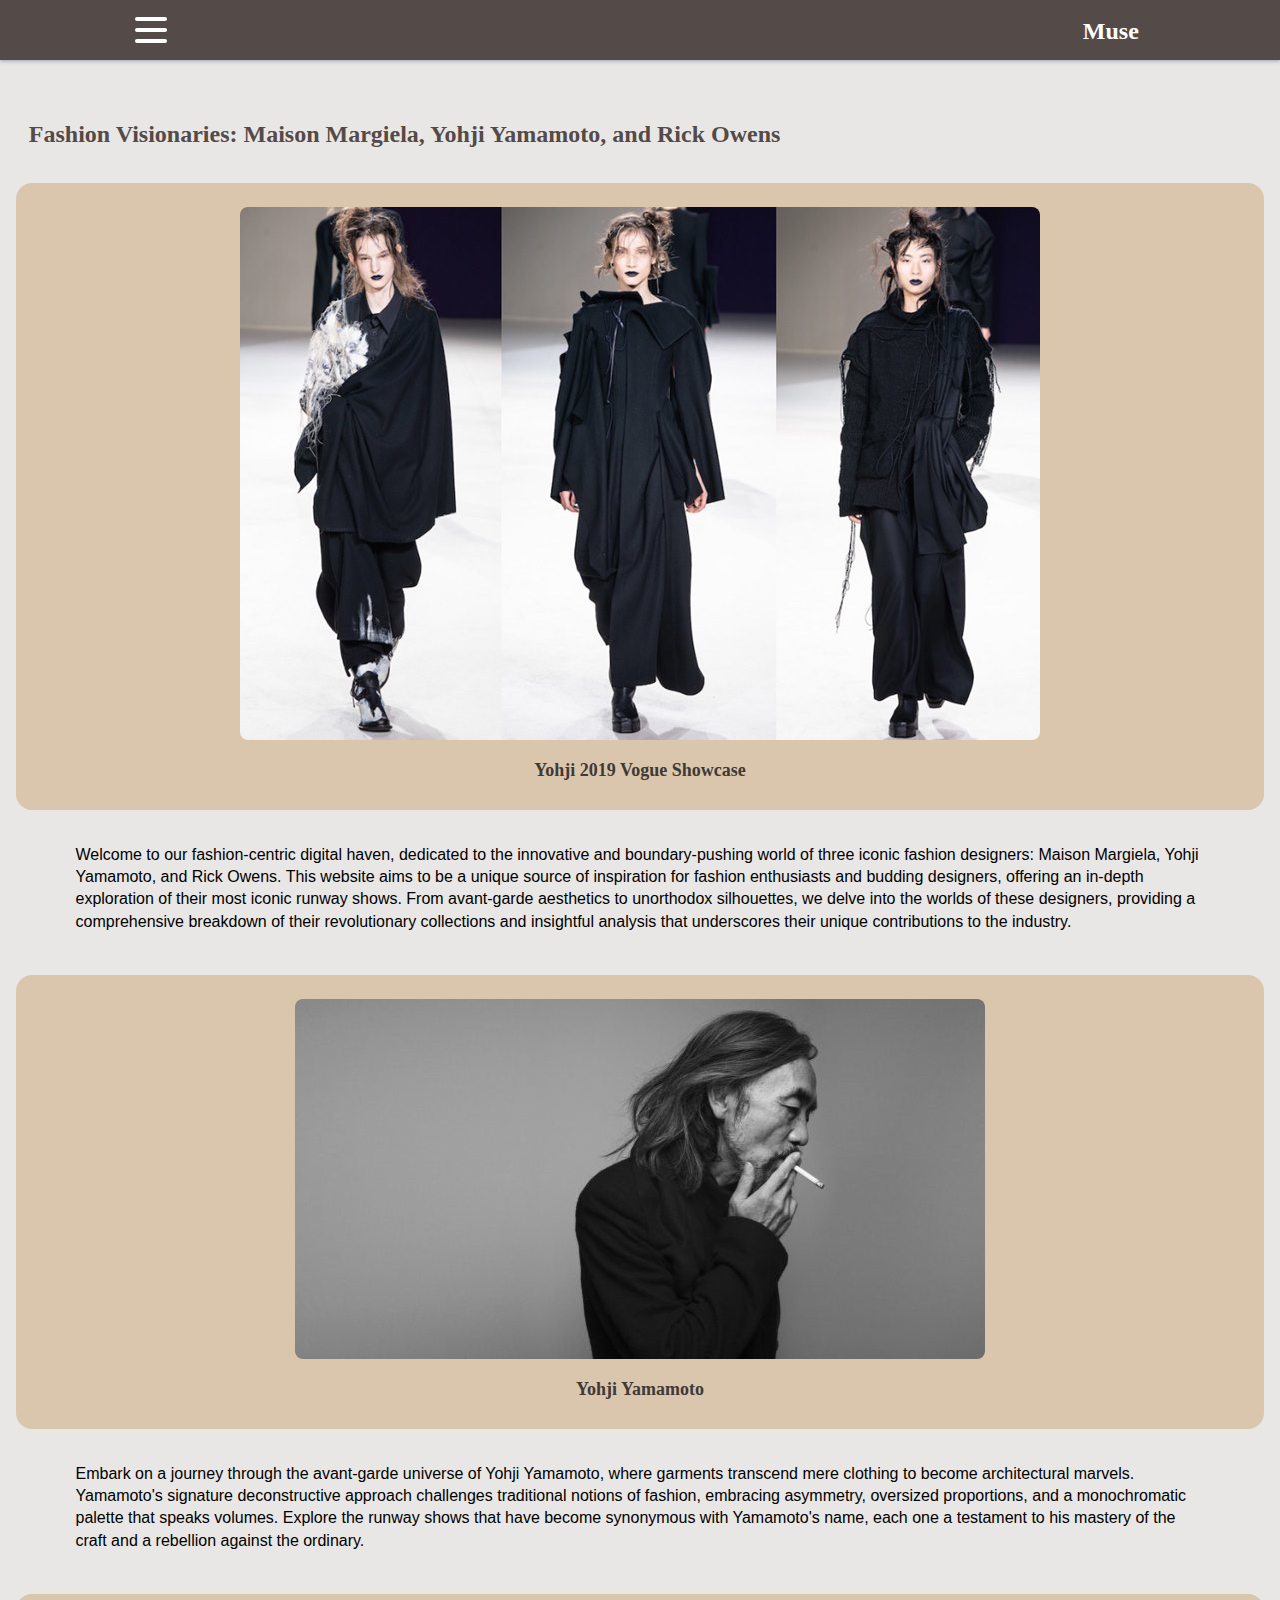
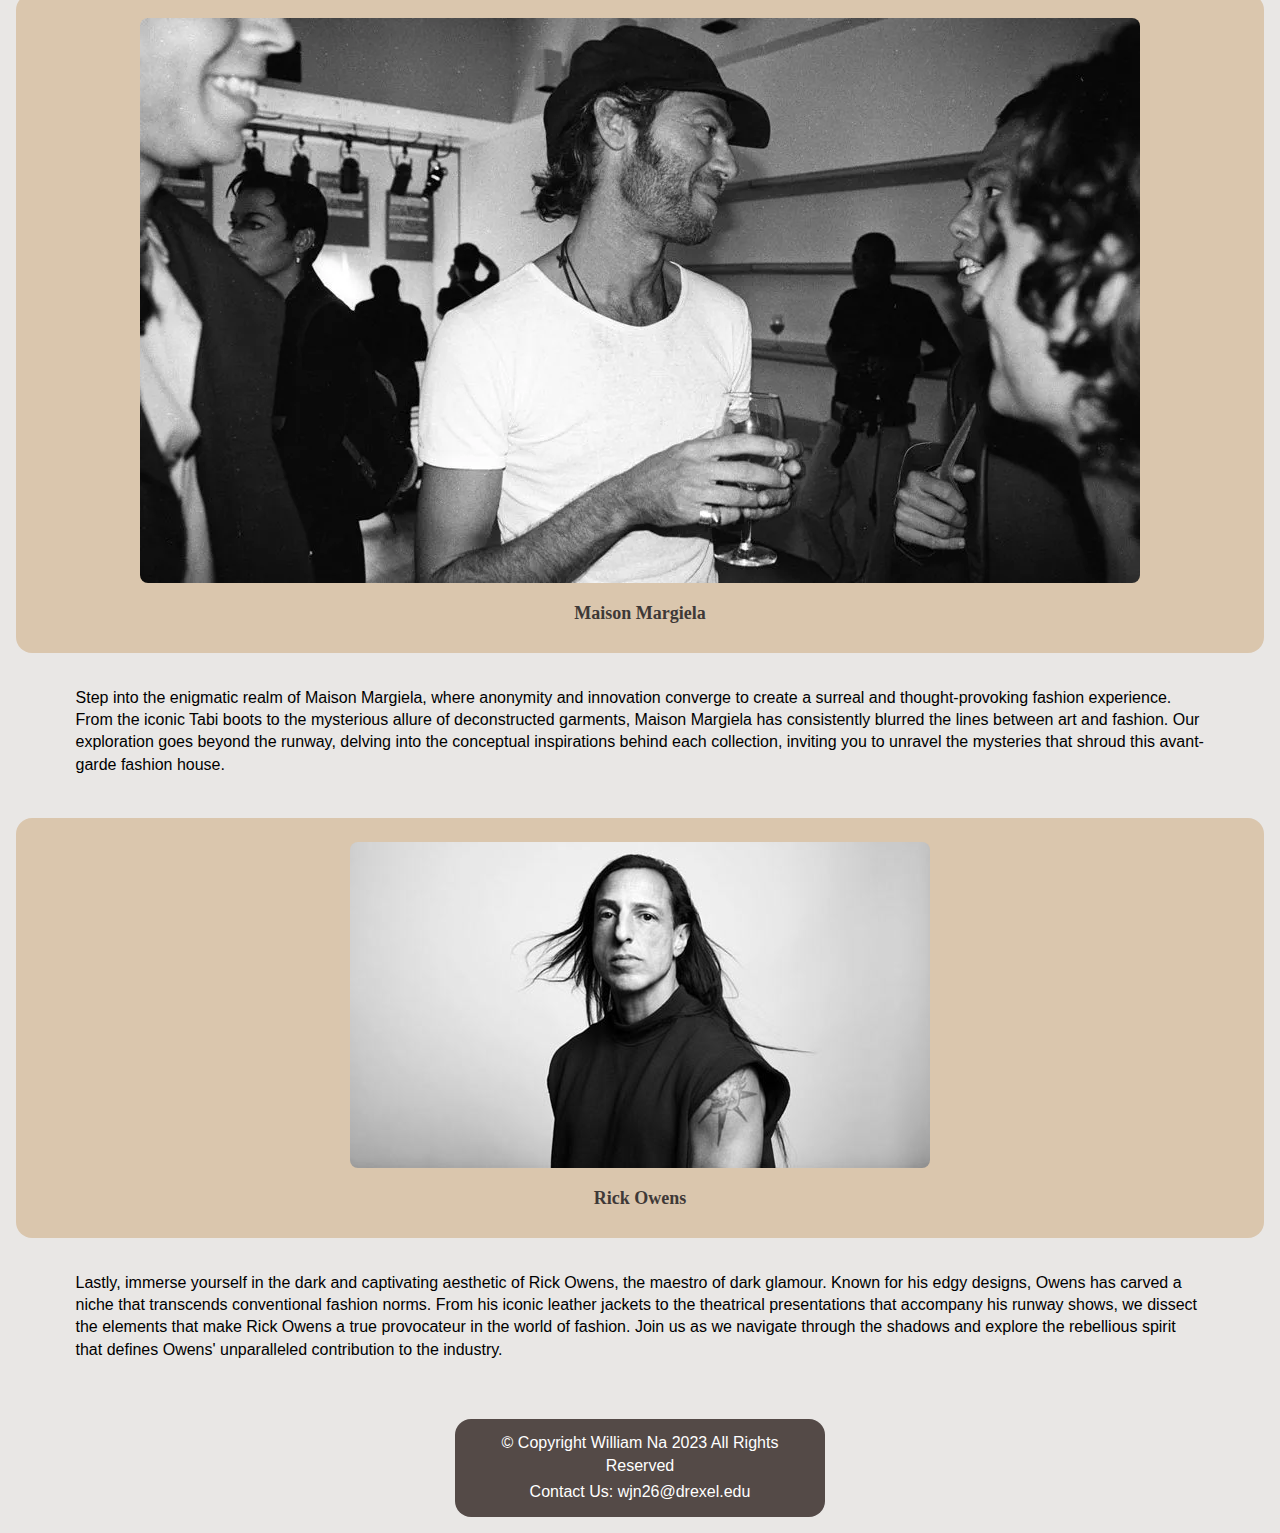
<file: index.html>
<!DOCTYPE html>
<html lang="en">
<head>
    <meta charset="UTF-8">
    <meta name="viewport" content="width=device-width, initial-scale=1.0">
    <title>home</title>
    <link href="styles/normalize.css" rel="normalizer">
    <link href="styles/stylesheet1.css" rel="stylesheet">
</head>
<body>
    <header>
    <nav>
        <div class="navbar">
            <div class="container nav-container">
              <input class="checkbox" type="checkbox" name="" id="" />
              <div class="hamburger-lines">
                <span class="line line1"></span>
                <span class="line line2"></span>
                <span class="line line3"></span>
            </div>  

            <div class="logo">
              <a href="index.html" class="nav_branding">Muse</a>

            </div>

            <div class="menu-items">
              <li><a href="maison-margiela.html" class="nav_m">Maison Margiela</a></li>
              <li><a href="yohji-yamamoto.html" class="nav_y">Yohji Yamamoto</a></li>
              <li><a href="rick-owens.html" class="nav_r">Rick Owens</a></li>
              <li><a href="about.html">About</a></li>
            </div>

          </div>
        </div>

    </nav>
   
</header>


<div class="main_content">
<h2>Fashion Visionaries: Maison Margiela, Yohji Yamamoto, and Rick Owens</h2>

<div class="img_box">
<img src="./images/additional-images/landingpage.jpeg" alt="landingpage" class="center"> 
<h3>Yohji 2019 Vogue Showcase</h3>
</div>
<p>Welcome to our fashion-centric digital haven, dedicated to the innovative and boundary-pushing world of three iconic fashion designers: Maison Margiela, Yohji Yamamoto, and Rick Owens. This website aims to be a unique source of inspiration for fashion enthusiasts and budding designers, offering an in-depth exploration of their most iconic runway shows. From avant-garde aesthetics to unorthodox silhouettes, we delve into the worlds of these designers, providing a comprehensive breakdown of their revolutionary collections and insightful analysis that underscores their unique contributions to the industry.</p>

<div class="img_box">
<img src="./images/additional-images/yohjiyamamotohomepage.jpeg" alt="yohjiyamamotohome" class="center"> 
<h3>Yohji Yamamoto</h3>
</div>
<p>Embark on a journey through the avant-garde universe of Yohji Yamamoto, where garments transcend mere clothing to become architectural marvels. Yamamoto's signature deconstructive approach challenges traditional notions of fashion, embracing asymmetry, oversized proportions, and a monochromatic palette that speaks volumes. Explore the runway shows that have become synonymous with Yamamoto's name, each one a testament to his mastery of the craft and a rebellion against the ordinary.</p>

<div class="img_box">
<img src="./images/additional-images/maisonmargielahomepage.webp" alt="maisonmargielahome" class="center"> 
<h3>Maison Margiela</h3>
</div>


<p>Step into the enigmatic realm of Maison Margiela, where anonymity and innovation converge to create a surreal and thought-provoking fashion experience. From the iconic Tabi boots to the mysterious allure of deconstructed garments, Maison Margiela has consistently blurred the lines between art and fashion. Our exploration goes beyond the runway, delving into the conceptual inspirations behind each collection, inviting you to unravel the mysteries that shroud this avant-garde fashion house.</p>

<div class="img_box">
<img src="./images/additional-images/rickowenshomepage.jpeg" alt="rickowenshome" class="center"> 
<h3>Rick Owens</h3>
</div>

<p>Lastly, immerse yourself in the dark and captivating aesthetic of Rick Owens, the maestro of dark glamour. Known for his edgy designs, Owens has carved a niche that transcends conventional fashion norms. From his iconic leather jackets to the theatrical presentations that accompany his runway shows, we dissect the elements that make Rick Owens a true provocateur in the world of fashion. Join us as we navigate through the shadows and explore the rebellious spirit that defines Owens' unparalleled contribution to the industry.</p>
</div>


<footer>

        <p class="footer_p1">&copy; Copyright William Na 2023 All Rights Reserved</p>
        <p class="footer_p2">Contact Us: wjn26@drexel.edu</p>

</footer>

</body>
</html>
</file>
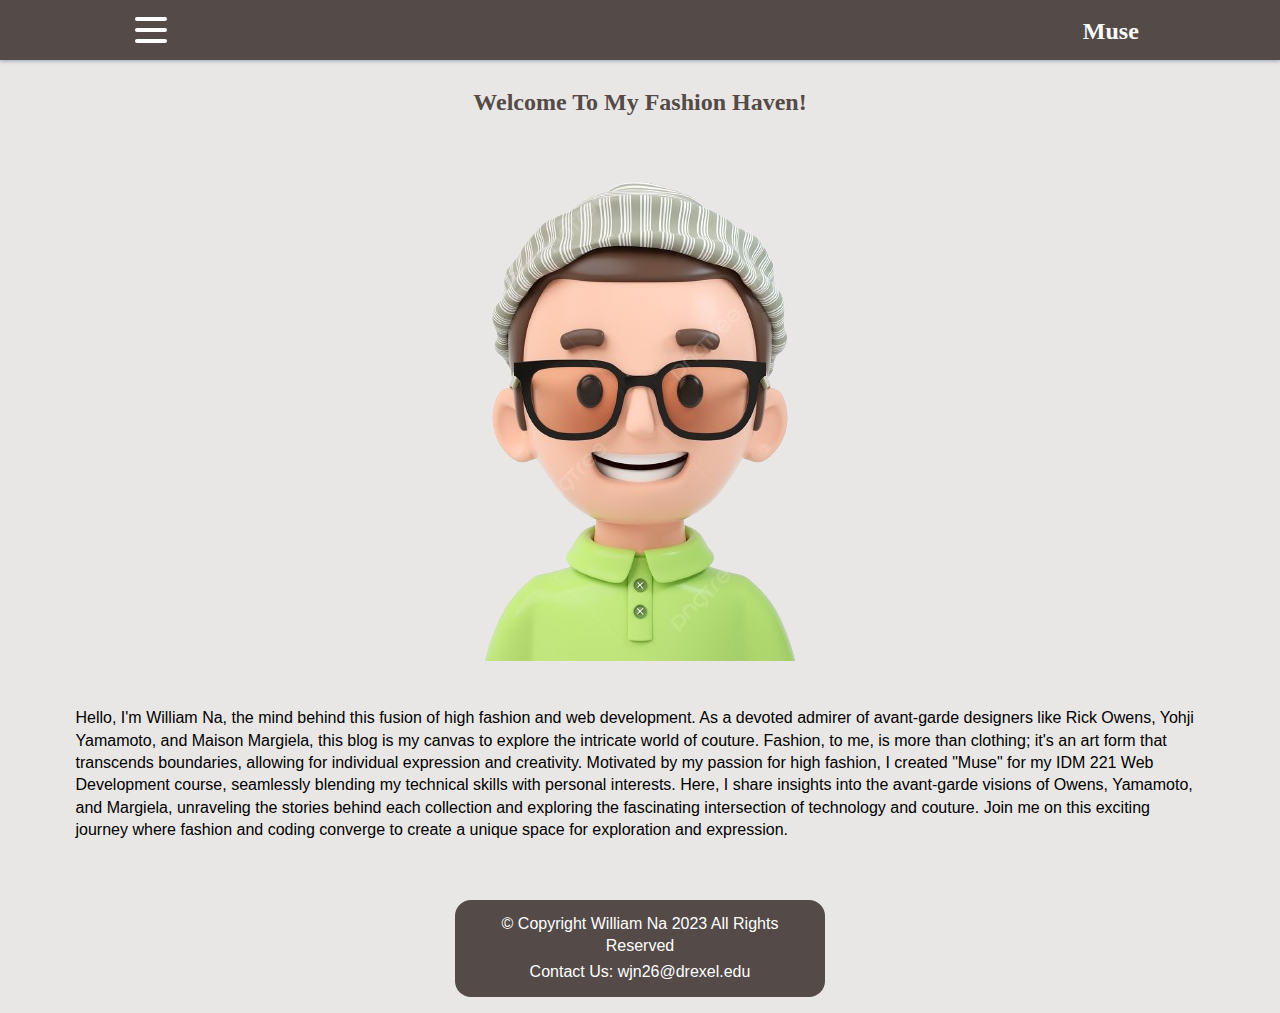
<file: about.html>
<!DOCTYPE html>
<html lang="en">
<head>
    <meta charset="UTF-8">
    <meta name="viewport" content="width=device-width, initial-scale=1.0">
    <link href="styles/stylesheet1.css" rel="stylesheet">
    <title>About</title>
</head>
<body>
    <header>
        <nav>
            <div class="navbar">
                <div class="container nav-container">
                  <input class="checkbox" type="checkbox" name="" id="" />
                  <div class="hamburger-lines">
                    <span class="line line1"></span>
                    <span class="line line2"></span>
                    <span class="line line3"></span>
                </div>  
    
                <div class="logo">
                    <a href="index.html" class="nav_branding">Muse</a>
                    
                </div>
    
                <div class="menu-items">
                    <li><a href="maison-margiela.html">Maison Margiela</a></li>
                    <li><a href="yohji-yamamoto.html">Yohji Yamamoto</a></li>
                    <li><a href="rick-owens.html">Rick Owens</a></li>
                    <li><a href="about.html">About</a></li>
                </div>
    
              </div>
            </div>
    
        </nav>
       
    </header>

</head>
<body>
<h2>Welcome To My Fashion Haven! </h2>
<img src="./images/additional-images/about.png">

<p class="about_description">Hello, I'm William Na, the mind behind this fusion of high fashion and web development. As a devoted admirer of avant-garde designers like Rick Owens, Yohji Yamamoto, and Maison Margiela, this blog is my canvas to explore the intricate world of couture. Fashion, to me, is more than clothing; it's an art form that transcends boundaries, allowing for individual expression and creativity. Motivated by my passion for high fashion, I created "Muse" for my IDM 221 Web Development course, seamlessly blending my technical skills with personal interests. Here, I share insights into the avant-garde visions of Owens, Yamamoto, and Margiela, unraveling the stories behind each collection and exploring the fascinating intersection of technology and couture. Join me on this exciting journey where fashion and coding converge to create a unique space for exploration and expression.</p>
</body>

<footer>

    <p class="footer_p1">&copy; Copyright William Na 2023 All Rights Reserved</p>
    <p class="footer_p2">Contact Us: wjn26@drexel.edu</p>

</footer>

</html>
</html>
</file>
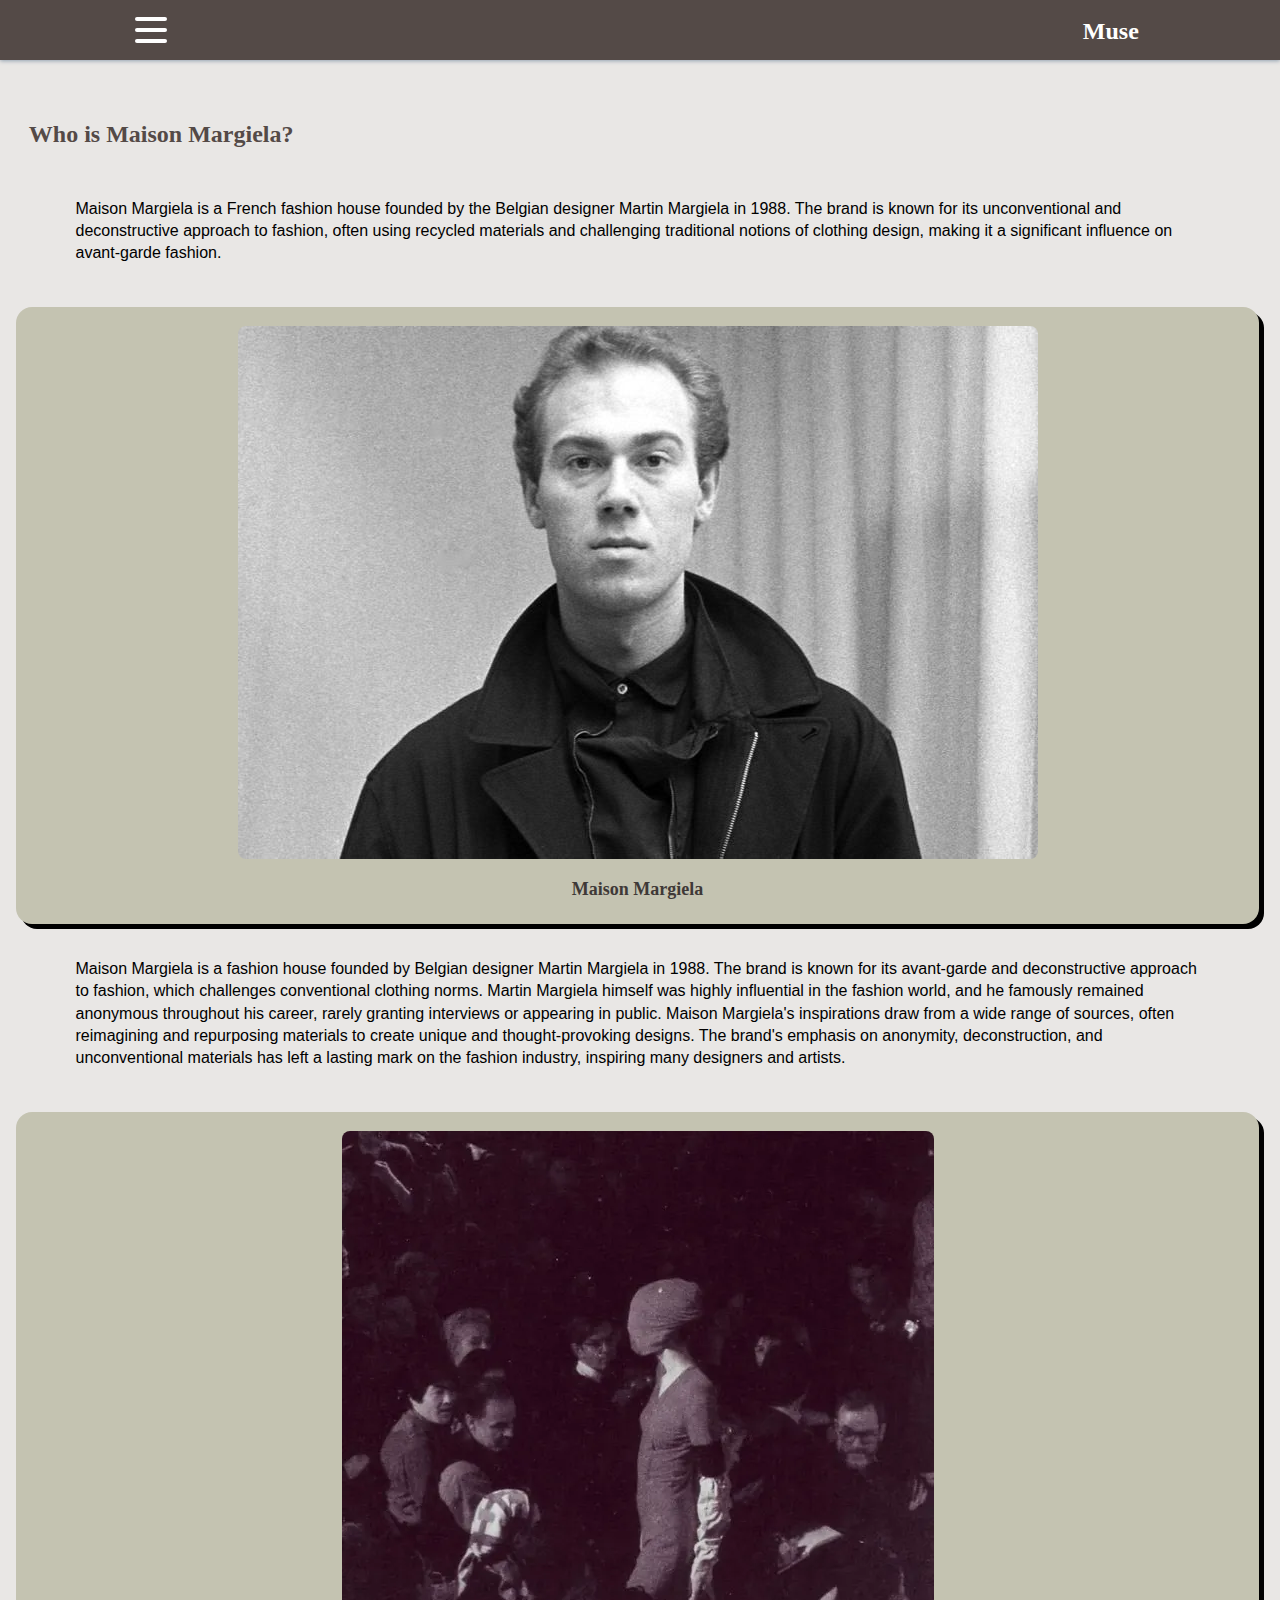
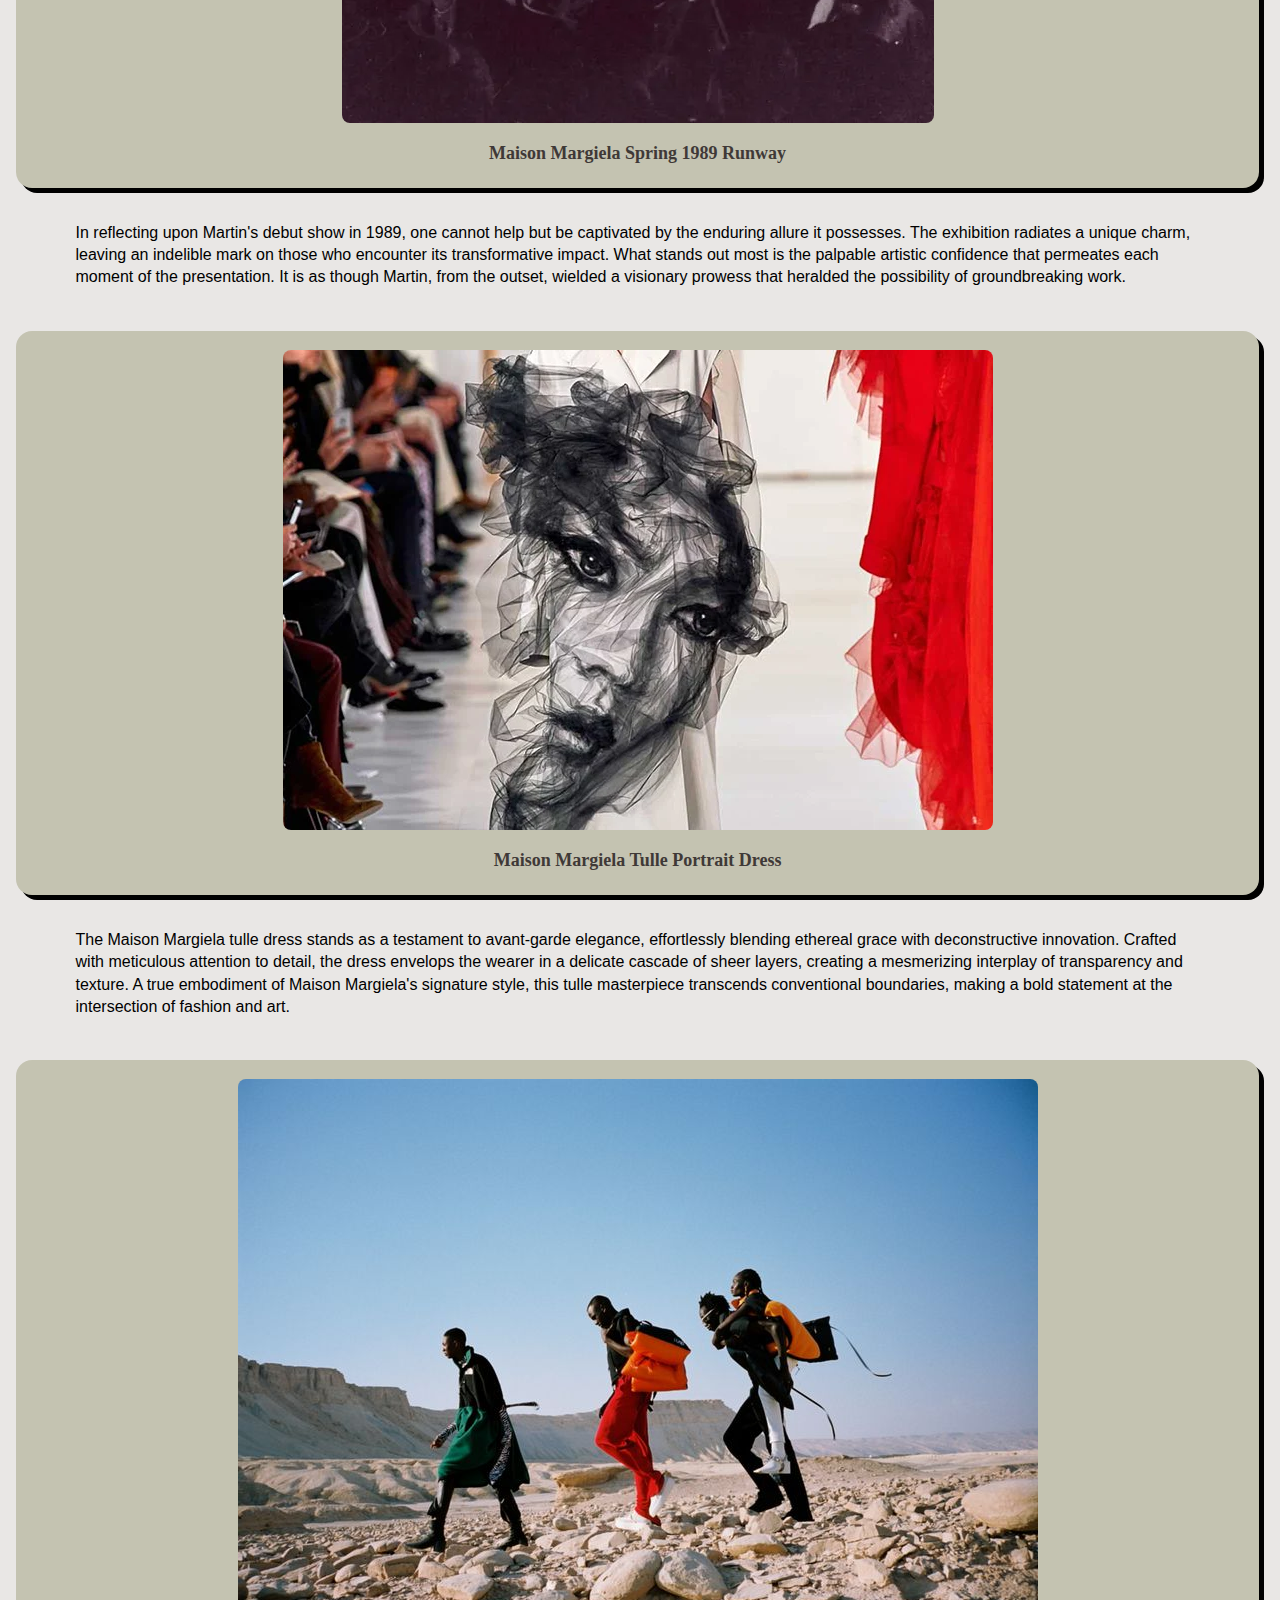
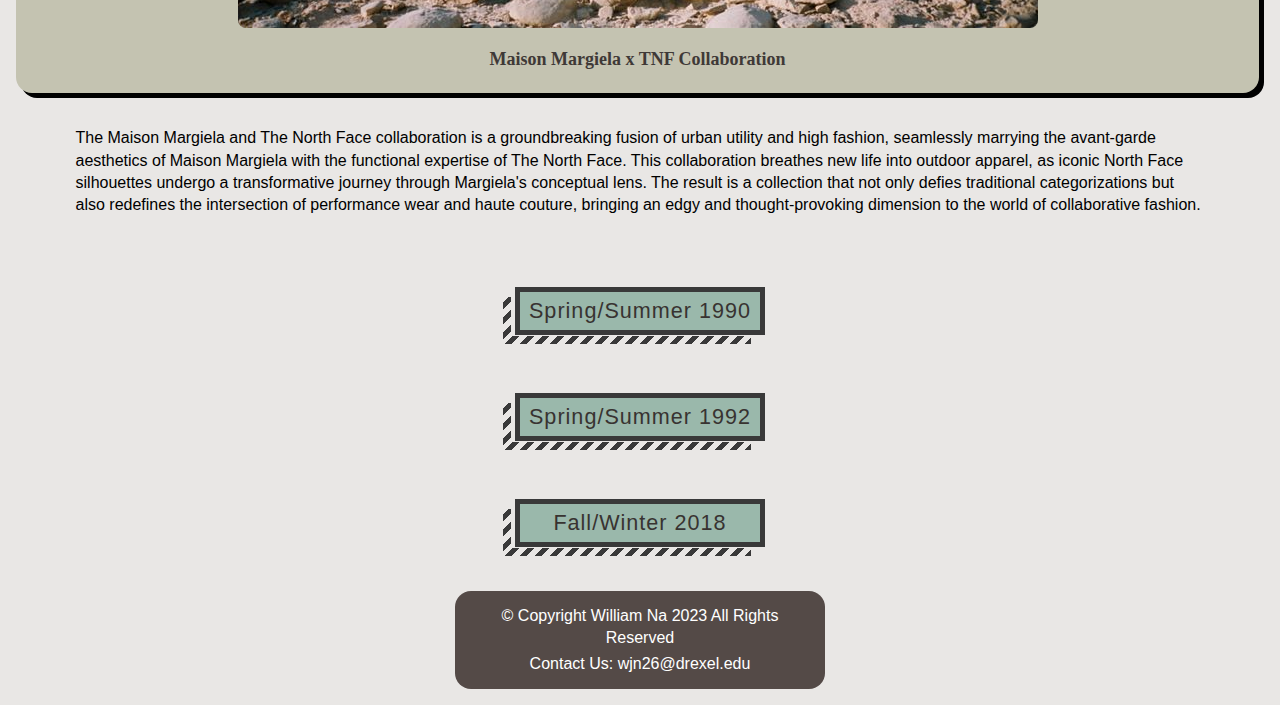
<file: maison-margiela.html>
<!DOCTYPE html>
<html lang="en">
<head>
    <meta charset="UTF-8">
    <meta name="viewport" content="width=device-width, initial-scale=1.0">
    <link href="styles/stylesheet1.css" rel="stylesheet">
    <title>Maison Margiela</title>
</head>
<body>
    <header>
        <nav>
            <div class="navbar">
                <div class="container nav-container">
                  <input class="checkbox" type="checkbox" name="" id="" />
                  <div class="hamburger-lines">
                    <span class="line line1"></span>
                    <span class="line line2"></span>
                    <span class="line line3"></span>
                </div>  
    
                <div class="logo">
                    <a href="index.html" class="nav_branding">Muse</a>
                    
                </div>
    
                <div class="menu-items">
                    <li><a href="maison-margiela.html">Maison Margiela</a></li>
                    <li><a href="yohji-yamamoto.html">Yohji Yamamoto</a></li>
                    <li><a href="rick-owens.html">Rick Owens</a></li>
                    <li><a href="about.html">About</a></li>
                </div>
    
              </div>
            </div>
    
        </nav>
       
    </header>

    <div class="main_content">
 
    <h2>Who is Maison Margiela?</h2>
    <p>Maison Margiela is a French fashion house founded by the Belgian designer Martin Margiela in 1988. The brand is known for its unconventional and deconstructive approach to fashion, often using recycled materials and challenging traditional notions of clothing design, making it a significant influence on avant-garde fashion.</p>
    
    <div class="img_box_2">
    <img src="./images/subheader-images/portraits/maison-margiela-header.jpeg" alt="margiela-portrait">
    <h3>Maison Margiela</h3>
    </div>

    <p>Maison Margiela is a fashion house founded by Belgian designer Martin Margiela in 1988. The brand is known for its avant-garde and deconstructive approach to fashion, which challenges conventional clothing norms. Martin Margiela himself was highly influential in the fashion world, and he famously remained anonymous throughout his career, rarely granting interviews or appearing in public. Maison Margiela's inspirations draw from a wide range of sources, often reimagining and repurposing materials to create unique and thought-provoking designs. The brand's emphasis on anonymity, deconstruction, and unconventional materials has left a lasting mark on the fashion industry, inspiring many designers and artists.</p>
    
    <div class="img_box_2">
    <img src="./images/subheader-images/maison-margiela-seasons/margiela-1.webp" alt="margiela-1-headimage">
    <h3>Maison Margiela Spring 1989 Runway</h3>
    </div>

    <p>In reflecting upon Martin's debut show in 1989, one cannot help but be captivated by the enduring allure it possesses. The exhibition radiates a unique charm, leaving an indelible mark on those who encounter its transformative impact. What stands out most is the palpable artistic confidence that permeates each moment of the presentation. It is as though Martin, from the outset, wielded a visionary prowess that heralded the possibility of groundbreaking work.</p>
    
    <div class="img_box_2">
    <img src="./images/subheader-images/maison-margiela-seasons/margiela-2.webp" alt="margiela-2-headimage">
    <h3>Maison Margiela Tulle Portrait Dress</h3>
    </div>

    <p>The Maison Margiela tulle dress stands as a testament to avant-garde elegance, effortlessly blending ethereal grace with deconstructive innovation. Crafted with meticulous attention to detail, the dress envelops the wearer in a delicate cascade of sheer layers, creating a mesmerizing interplay of transparency and texture. A true embodiment of Maison Margiela's signature style, this tulle masterpiece transcends conventional boundaries, making a bold statement at the intersection of fashion and art.</p>
    
    <div class="img_box_2">
    <img src="./images/subheader-images/maison-margiela-seasons/margiela-3.jpeg" alt="margiela-3-headimage">
    <h3>Maison Margiela x TNF Collaboration</h3>
    </div>

    <p>The Maison Margiela and The North Face collaboration is a groundbreaking fusion of urban utility and high fashion, seamlessly marrying the avant-garde aesthetics of Maison Margiela with the functional expertise of The North Face. This collaboration breathes new life into outdoor apparel, as iconic North Face silhouettes undergo a transformative journey through Margiela's conceptual lens. The result is a collection that not only defies traditional categorizations but also redefines the intersection of performance wear and haute couture, bringing an edgy and thought-provoking dimension to the world of collaborative fashion.</p>

</div>

<button class="btn striped-shadow dark"><span><a href="margiela-ss90.html" class="btn_a">Spring/Summer 1990</a></span></button>
<button class="btn striped-shadow dark"><span><a href="margiela-ss92.html" class="btn_a">Spring/Summer 1992</a></span></button>
<button class="btn striped-shadow dark"><span><a href="margiela-fw18.html" class="btn_a">Fall/Winter 2018</a></span></button>

</body>


<footer>

    <p class="footer_p1">&copy; Copyright William Na 2023 All Rights Reserved</p>
    <p class="footer_p2">Contact Us: wjn26@drexel.edu</p>

</footer>

</html>
</file>
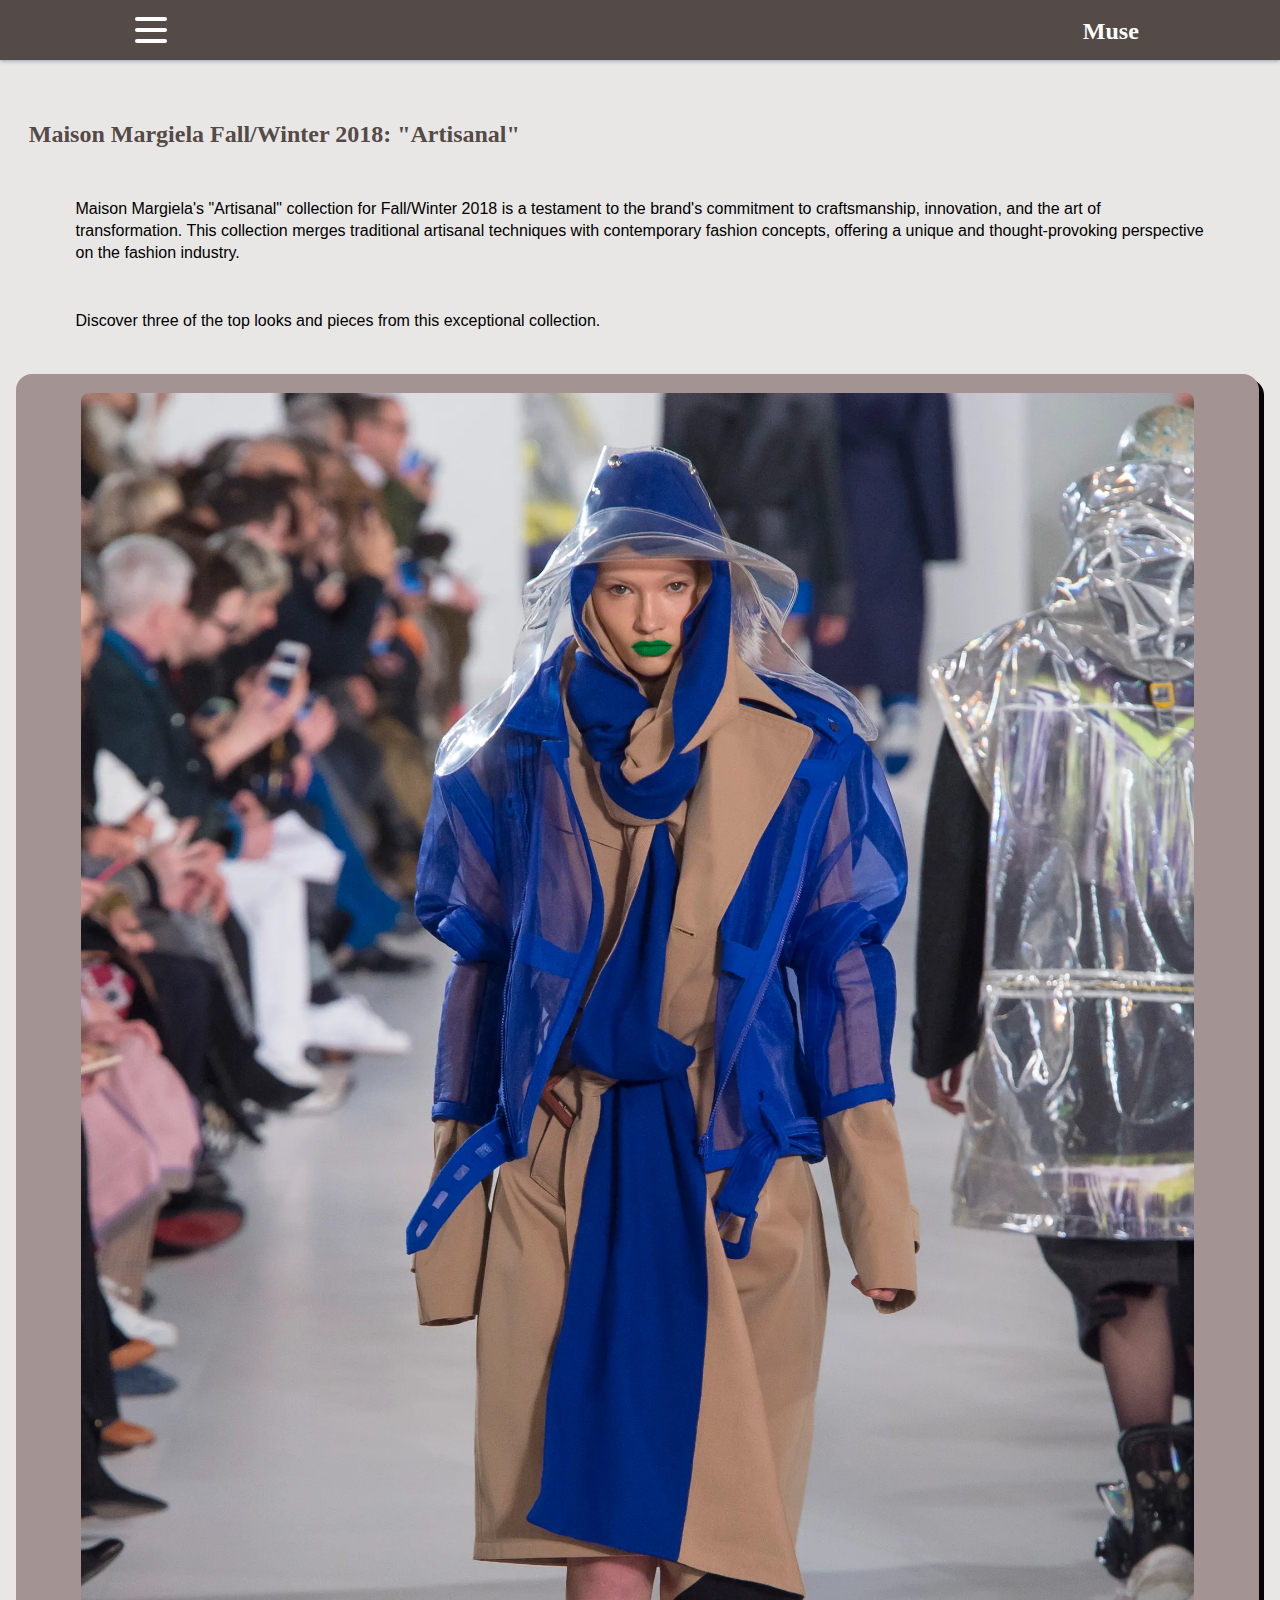
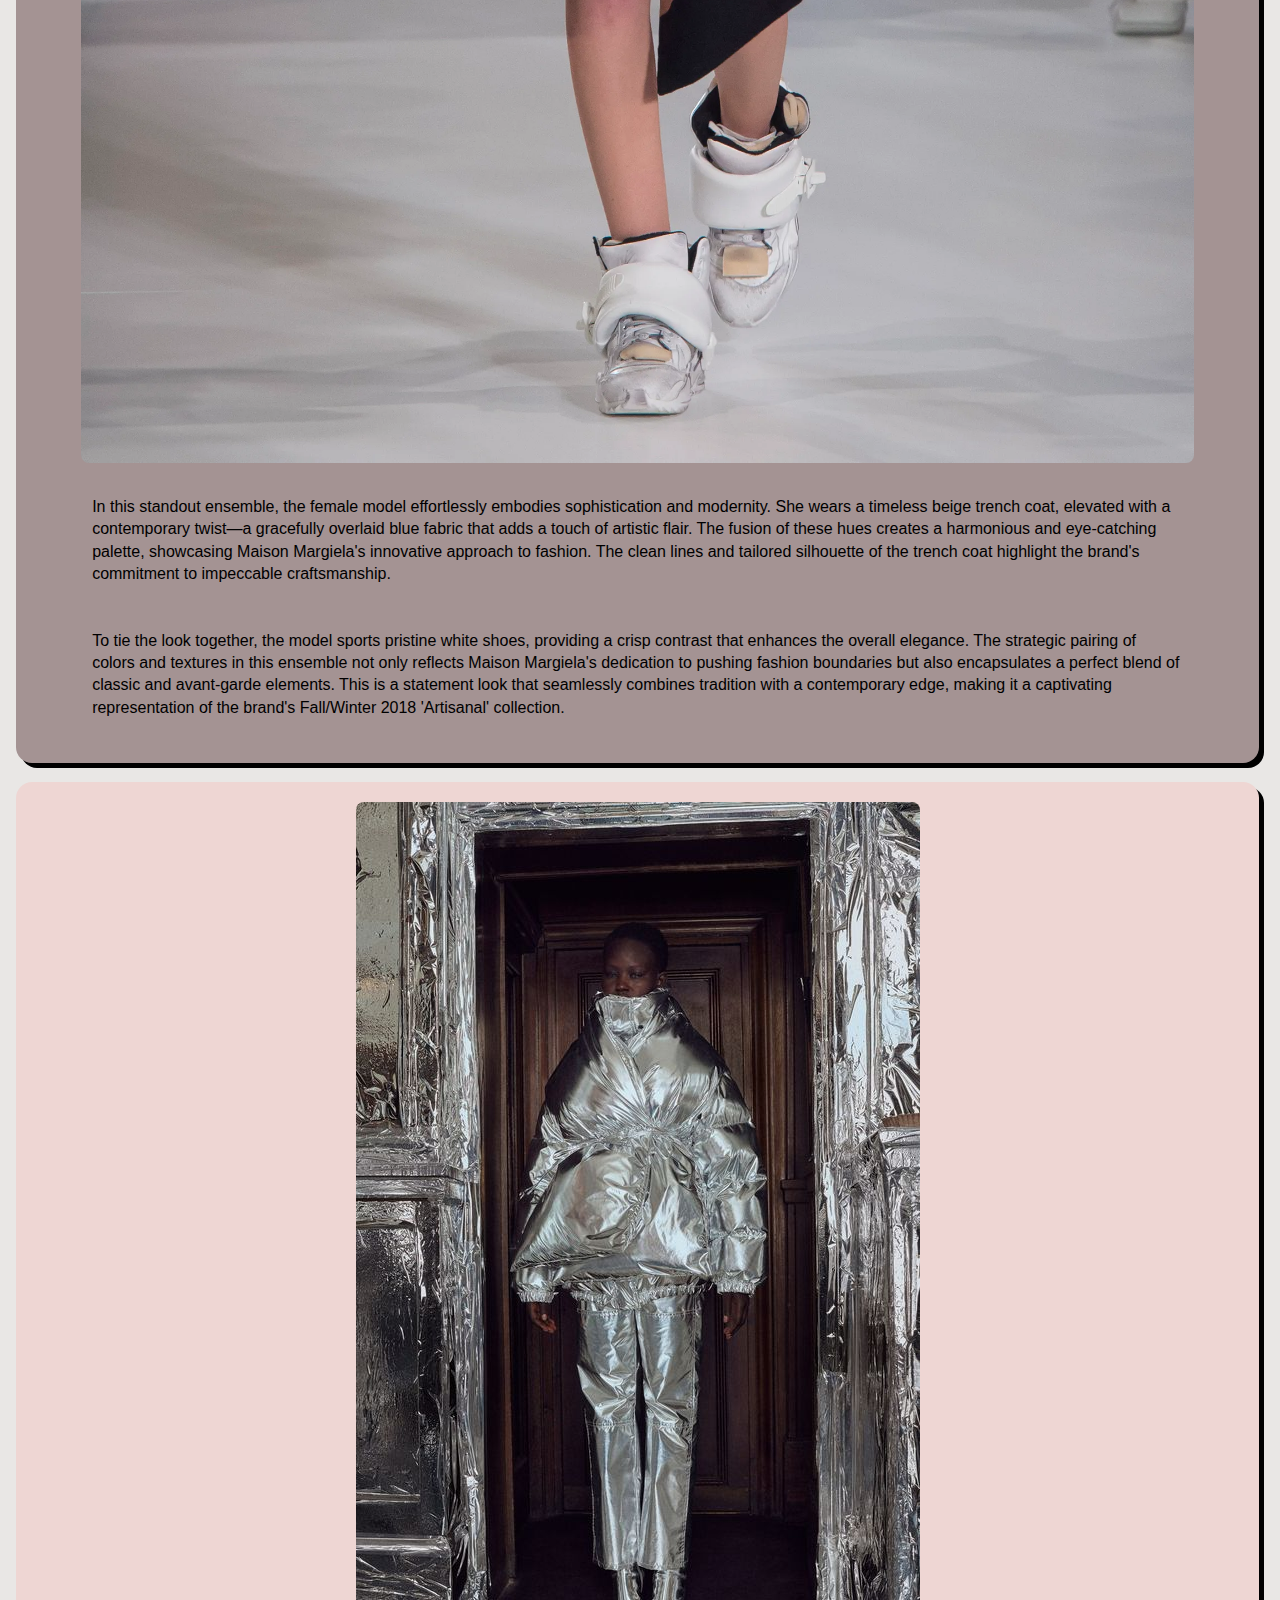
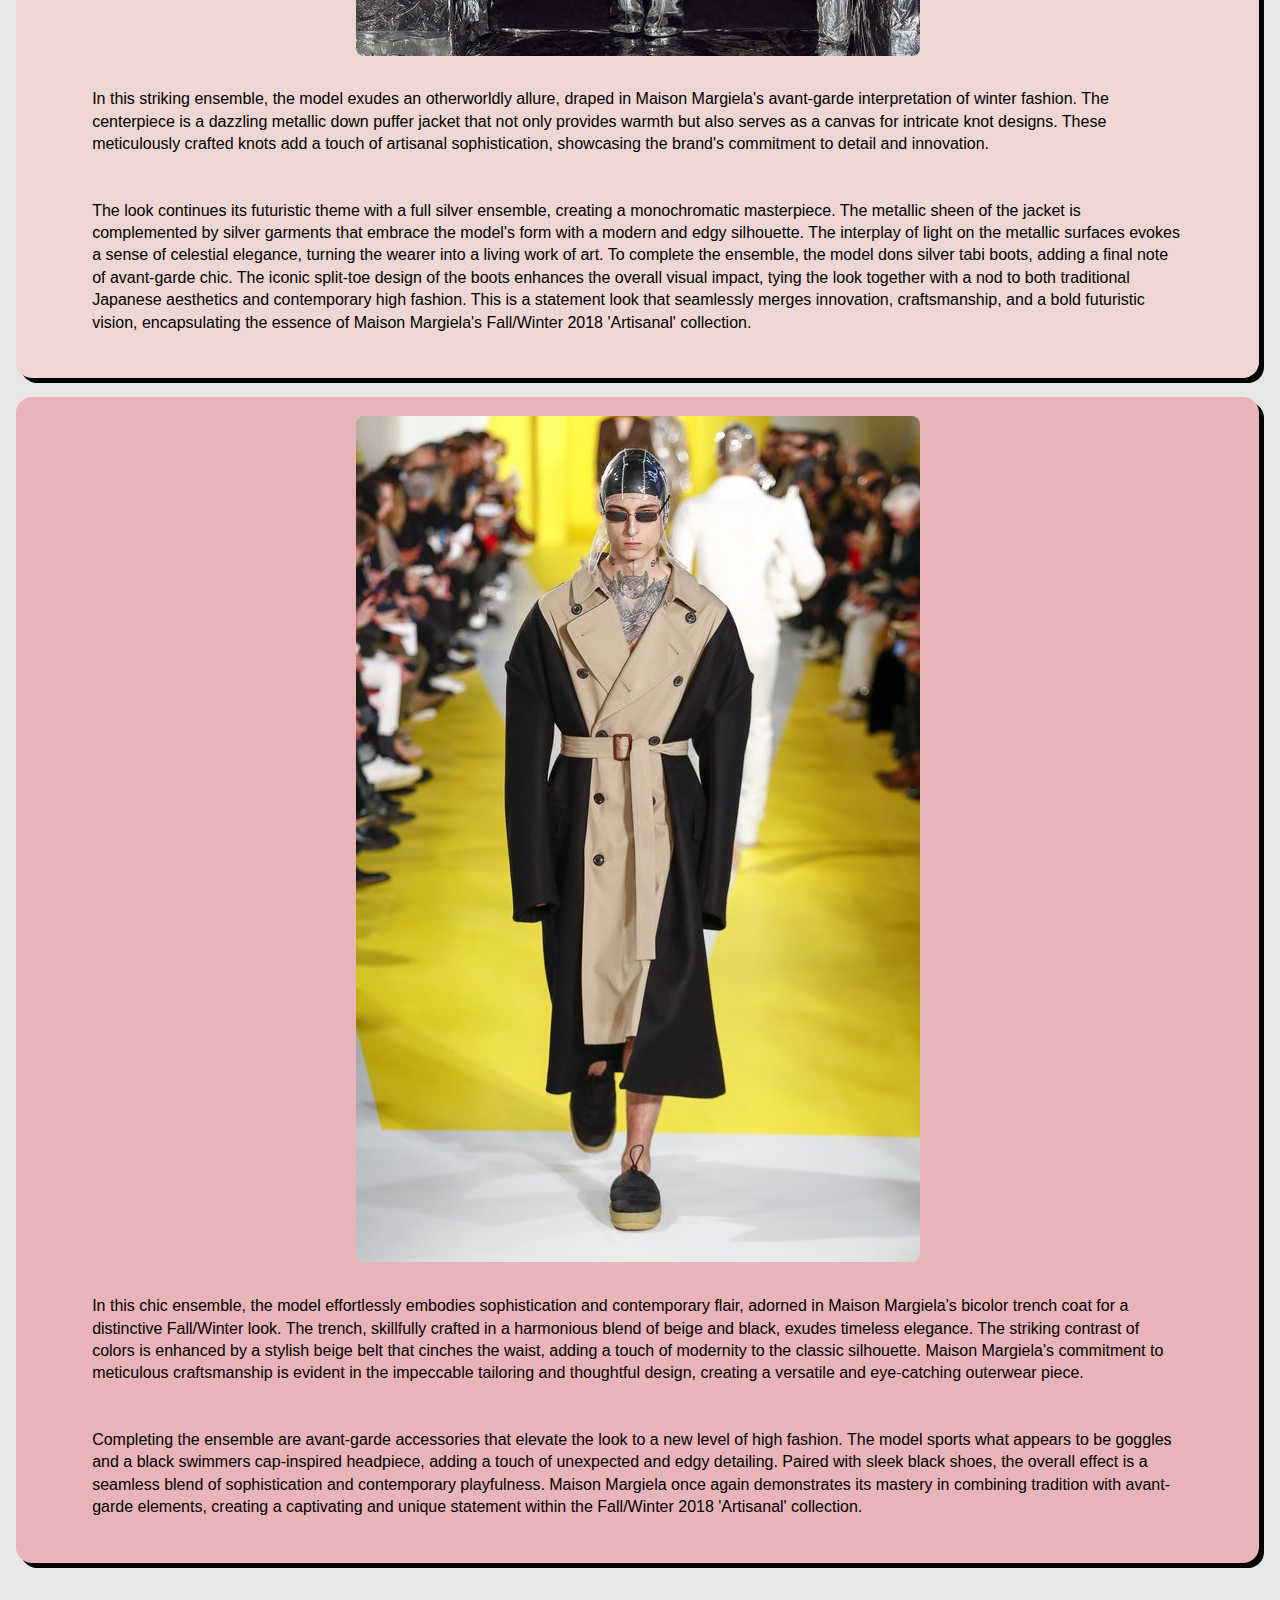
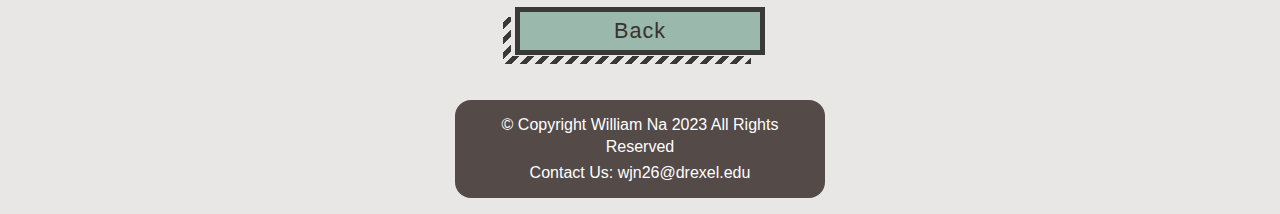
<file: margiela-fw18.html>
<!DOCTYPE html>
<html lang="en">
<head>
    <meta charset="UTF-8">
    <meta name="viewport" content="width=device-width, initial-scale=1.0">
    <link href="styles/stylesheet1.css" rel="stylesheet">
    <title>Maison Margiela Fall/Winter 2018</title>

</head>
<body>
    <header>
        <nav>
            <div class="navbar">
                <div class="container nav-container">
                  <input class="checkbox" type="checkbox" name="" id="" />
                  <div class="hamburger-lines">
                    <span class="line line1"></span>
                    <span class="line line2"></span>
                    <span class="line line3"></span>
                </div>  
    
                <div class="logo">
                    <a href="index.html" class="nav_branding">Muse</a>
                    
                </div>
    
                <div class="menu-items">
                    <li><a href="maison-margiela.html">Maison Margiela</a></li>
                    <li><a href="yohji-yamamoto.html">Yohji Yamamoto</a></li>
                    <li><a href="rick-owens.html">Rick Owens</a></li>
                    <li><a href="about.html">About</a></li>
                </div>
    
              </div>
            </div>

        </nav>    
    </header>

    <div class="main_content">
    <h2>Maison Margiela Fall/Winter 2018: "Artisanal"</h2>

    <p>Maison Margiela's "Artisanal" collection for Fall/Winter 2018 is a testament to the brand's commitment to craftsmanship, innovation, and the art of transformation. This collection merges traditional artisanal techniques with contemporary fashion concepts, offering a unique and thought-provoking perspective on the fashion industry. 
    <p>Discover three of the top looks and pieces from this exceptional collection.</p>
        
        <div class="img_box_m18a">
        <img src="./images/maison-margiela/fw18-artisanal/fw-18-colorful.webp" alt="margiela-fw18-header">
    
        <p>In this standout ensemble, the female model effortlessly embodies sophistication and modernity. She wears a timeless beige trench coat, elevated with a contemporary twist—a gracefully overlaid blue fabric that adds a touch of artistic flair. The fusion of these hues creates a harmonious and eye-catching palette, showcasing Maison Margiela's innovative approach to fashion. The clean lines and tailored silhouette of the trench coat highlight the brand's commitment to impeccable craftsmanship.</p>
        <p>To tie the look together, the model sports pristine white shoes, providing a crisp contrast that enhances the overall elegance. The strategic pairing of colors and textures in this ensemble not only reflects Maison Margiela's dedication to pushing fashion boundaries but also encapsulates a perfect blend of classic and avant-garde elements. This is a statement look that seamlessly combines tradition with a contemporary edge, making it a captivating representation of the brand's Fall/Winter 2018 'Artisanal' collection.</p>
        </div>

        <div class="img_box_m18b">
        <img src="./images/maison-margiela/fw18-artisanal/fw18-mm6.jpeg" alt="margiela-fw18-lookbook1">
    
        <p>In this striking ensemble, the model exudes an otherworldly allure, draped in Maison Margiela's avant-garde interpretation of winter fashion. The centerpiece is a dazzling metallic down puffer jacket that not only provides warmth but also serves as a canvas for intricate knot designs. These meticulously crafted knots add a touch of artisanal sophistication, showcasing the brand's commitment to detail and innovation.</p>
        <p>The look continues its futuristic theme with a full silver ensemble, creating a monochromatic masterpiece. The metallic sheen of the jacket is complemented by silver garments that embrace the model's form with a modern and edgy silhouette. The interplay of light on the metallic surfaces evokes a sense of celestial elegance, turning the wearer into a living work of art. To complete the ensemble, the model dons silver tabi boots, adding a final note of avant-garde chic. The iconic split-toe design of the boots enhances the overall visual impact, tying the look together with a nod to both traditional Japanese aesthetics and contemporary high fashion. This is a statement look that seamlessly merges innovation, craftsmanship, and a bold futuristic vision, encapsulating the essence of Maison Margiela's Fall/Winter 2018 'Artisanal' collection.</p>
       </div>

       <div class="img_box_m18c">
        <img src="./images/maison-margiela/fw18-artisanal/fw18-trench.jpeg" alt="margiela-fw18-lookbook2">
    
        <p>In this chic ensemble, the model effortlessly embodies sophistication and contemporary flair, adorned in Maison Margiela's bicolor trench coat for a distinctive Fall/Winter look. The trench, skillfully crafted in a harmonious blend of beige and black, exudes timeless elegance. The striking contrast of colors is enhanced by a stylish beige belt that cinches the waist, adding a touch of modernity to the classic silhouette. Maison Margiela's commitment to meticulous craftsmanship is evident in the impeccable tailoring and thoughtful design, creating a versatile and eye-catching outerwear piece.</p>
        <p>Completing the ensemble are avant-garde accessories that elevate the look to a new level of high fashion. The model sports what appears to be goggles and a black swimmers cap-inspired headpiece, adding a touch of unexpected and edgy detailing. Paired with sleek black shoes, the overall effect is a seamless blend of sophistication and contemporary playfulness. Maison Margiela once again demonstrates its mastery in combining tradition with avant-garde elements, creating a captivating and unique statement within the Fall/Winter 2018 'Artisanal' collection.</p>
       </div>
       
</div>
<button class="btn striped-shadow dark"><span><a href="maison-margiela.html" class="btn_a">Back</a></span></button>

</body>

<footer>

    <p class="footer_p1">&copy; Copyright William Na 2023 All Rights Reserved</p>
    <p class="footer_p2">Contact Us: wjn26@drexel.edu</p>

</footer>

</html>
</file>
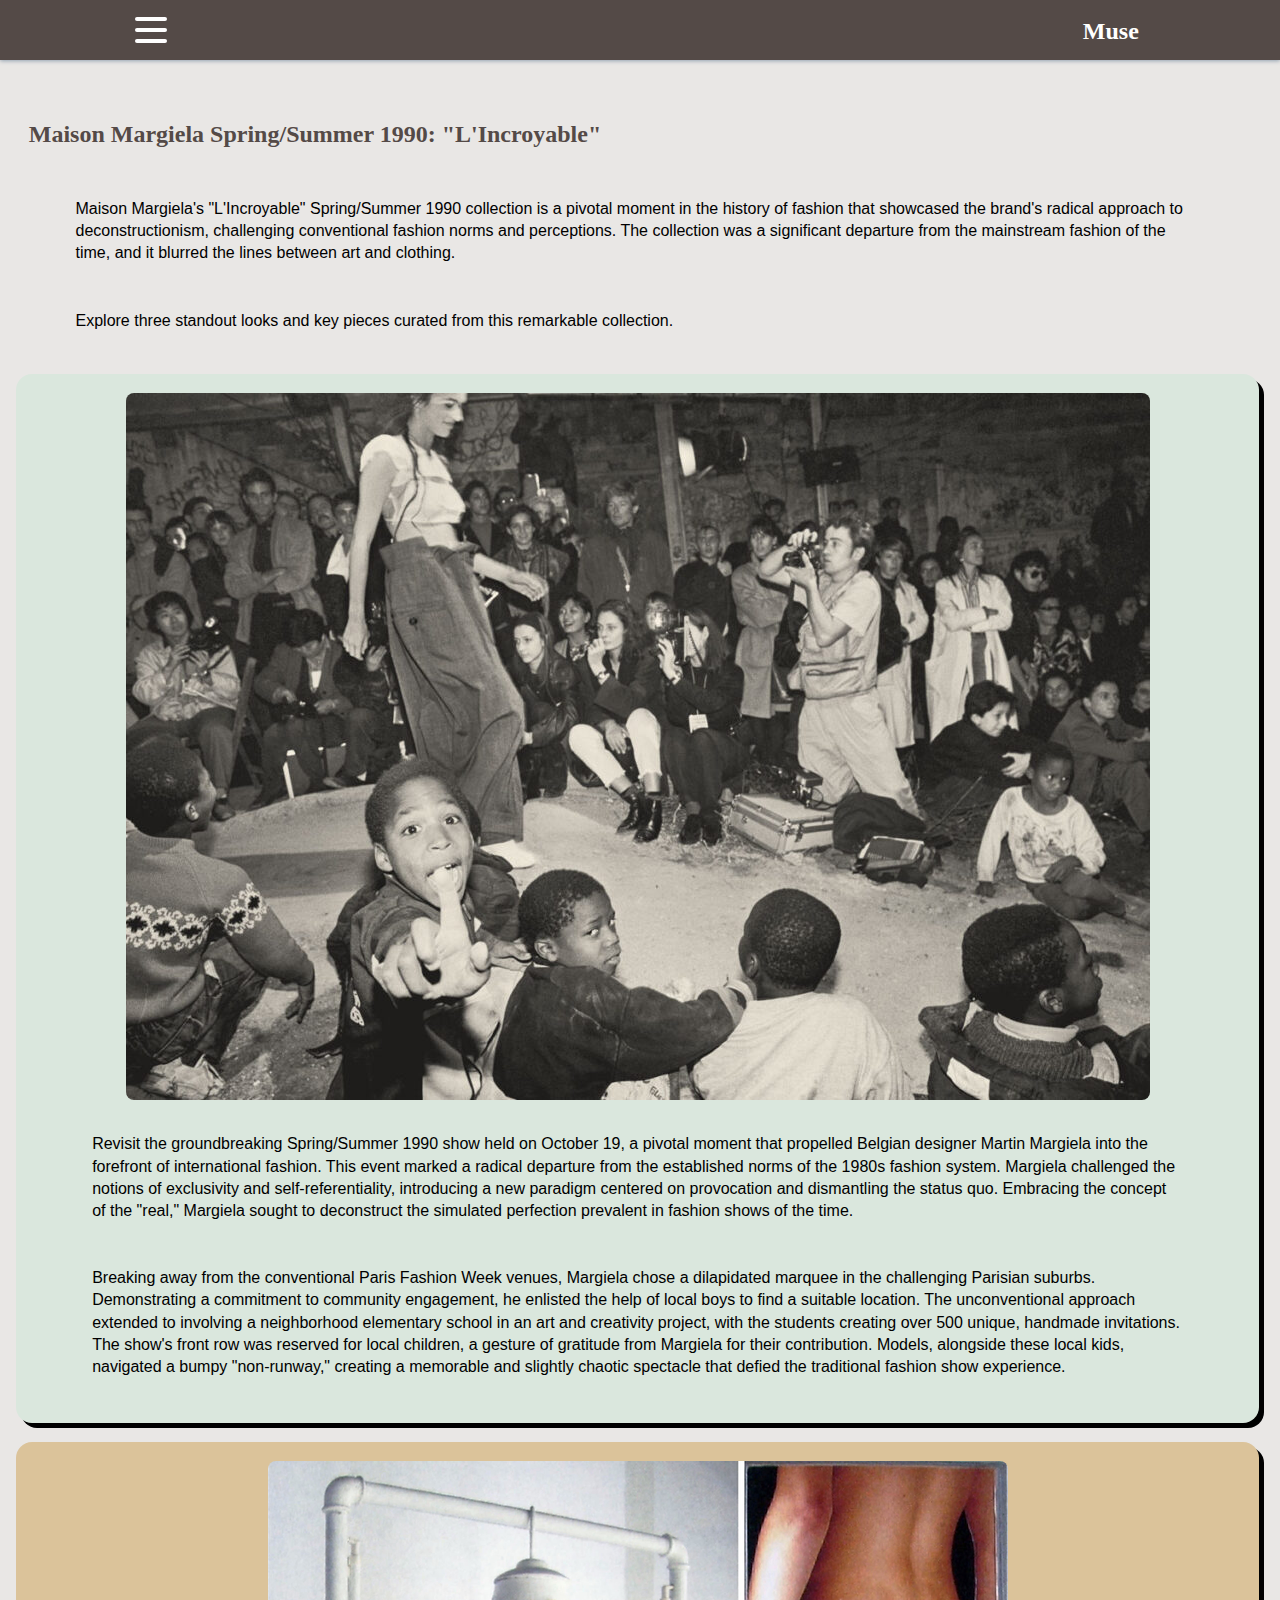
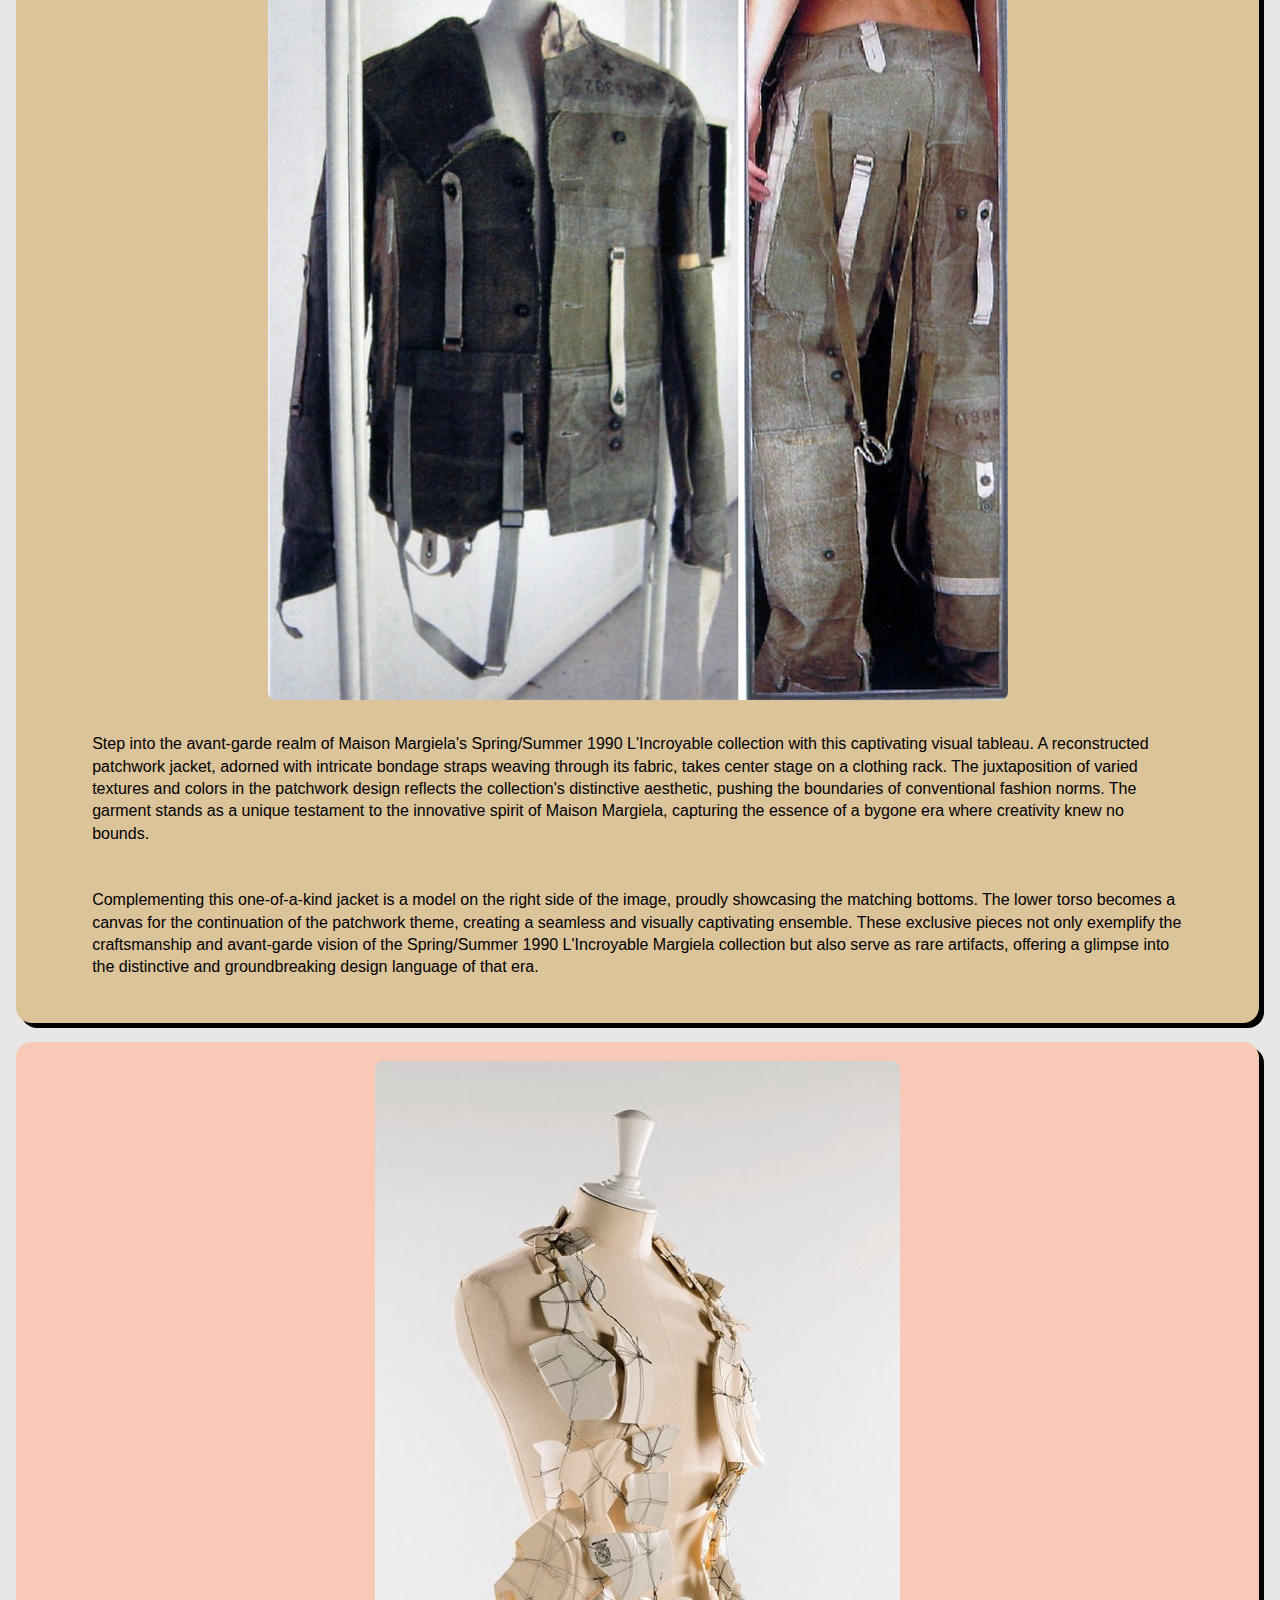
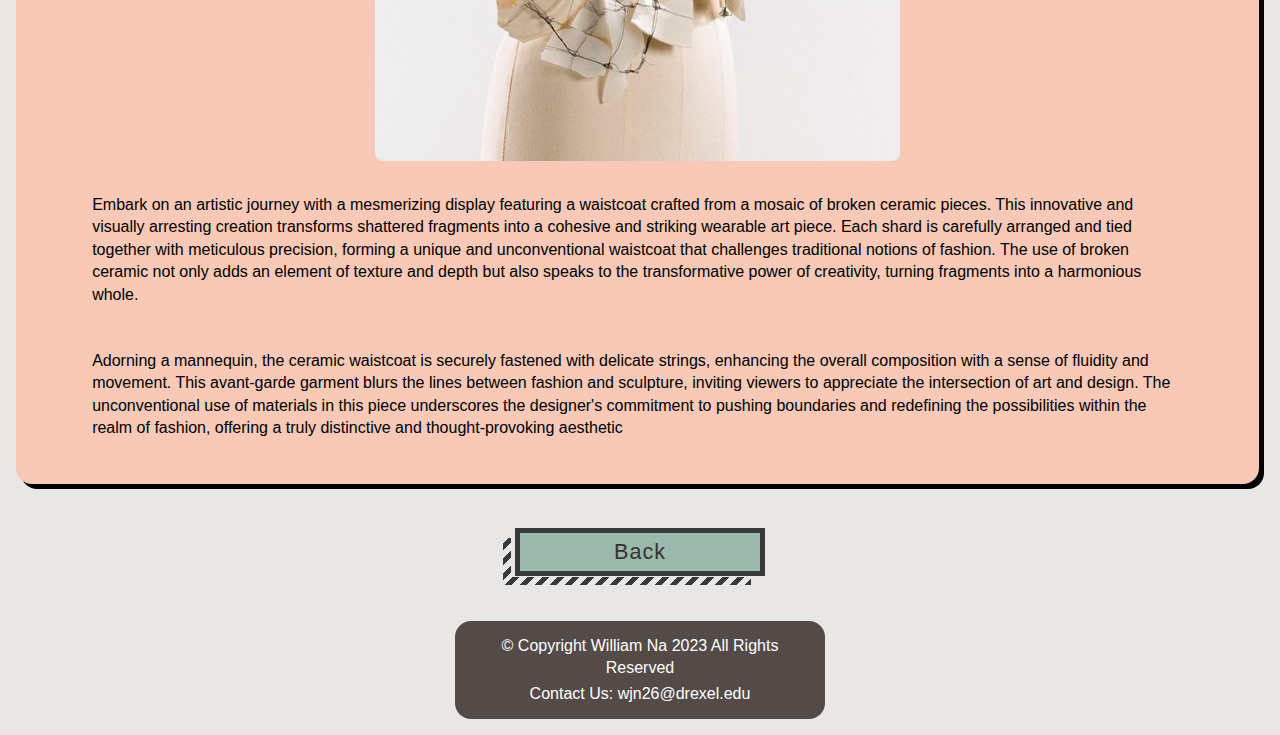
<file: margiela-ss90.html>
<!DOCTYPE html>
<html lang="en">
<head>
    <meta charset="UTF-8">
    <meta name="viewport" content="width=device-width, initial-scale=1.0">
    <link href="styles/stylesheet1.css" rel="stylesheet">
    <title>Maison Margiela Spring/Summer 1990</title>

</head>
<body>
    <header>
        <nav>
            <div class="navbar">
                <div class="container nav-container">
                  <input class="checkbox" type="checkbox" name="" id="" />
                  <div class="hamburger-lines">
                    <span class="line line1"></span>
                    <span class="line line2"></span>
                    <span class="line line3"></span>
                </div>  
    
                <div class="logo">
                    <a href="index.html" class="nav_branding">Muse</a>
                    
                </div>
    
                <div class="menu-items">
                    <li><a href="maison-margiela.html">Maison Margiela</a></li>
                    <li><a href="yohji-yamamoto.html">Yohji Yamamoto</a></li>
                    <li><a href="rick-owens.html">Rick Owens</a></li>
                    <li><a href="about.html">About</a></li>
                </div>
    
              </div>
            </div>

        </nav>    
    </header>

    <div class="main_content">
    <h2>Maison Margiela Spring/Summer 1990: "L'Incroyable"</h2>

    <p>Maison Margiela's "L'Incroyable" Spring/Summer 1990 collection is a pivotal moment in the history of fashion that showcased the brand's radical approach to deconstructionism, challenging conventional fashion norms and perceptions. The collection was a significant departure from the mainstream fashion of the time, and it blurred the lines between art and clothing.</p>
   
    <p>Explore three standout looks and key pieces curated from this remarkable collection.</p>

    <div class="img_box_m90a">
    <img src="./images/maison-margiela/ss90-l'incroyable/ss90-runway.jpeg" alt="margiela-ss90-header">

    <p>Revisit the groundbreaking Spring/Summer 1990 show held on October 19, a pivotal moment that propelled Belgian designer Martin Margiela into the forefront of international fashion. This event marked a radical departure from the established norms of the 1980s fashion system. Margiela challenged the notions of exclusivity and self-referentiality, introducing a new paradigm centered on provocation and dismantling the status quo. Embracing the concept of the "real," Margiela sought to deconstruct the simulated perfection prevalent in fashion shows of the time.</p>

    <p>Breaking away from the conventional Paris Fashion Week venues, Margiela chose a dilapidated marquee in the challenging Parisian suburbs. Demonstrating a commitment to community engagement, he enlisted the help of local boys to find a suitable location. The unconventional approach extended to involving a neighborhood elementary school in an art and creativity project, with the students creating over 500 unique, handmade invitations. The show's front row was reserved for local children, a gesture of gratitude from Margiela for their contribution. Models, alongside these local kids, navigated a bumpy "non-runway," creating a memorable and slightly chaotic spectacle that defied the traditional fashion show experience.</p>
    </div>

    <div class="img_box_m90b">
    <img src="./images/maison-margiela/ss90-l'incroyable/ss90-bondage.webp" alt="margiela-ss90-lookbook1">

    <p>Step into the avant-garde realm of Maison Margiela's Spring/Summer 1990 L'Incroyable collection with this captivating visual tableau. A reconstructed patchwork jacket, adorned with intricate bondage straps weaving through its fabric, takes center stage on a clothing rack. The juxtaposition of varied textures and colors in the patchwork design reflects the collection's distinctive aesthetic, pushing the boundaries of conventional fashion norms. The garment stands as a unique testament to the innovative spirit of Maison Margiela, capturing the essence of a bygone era where creativity knew no bounds.</p>

    <p>Complementing this one-of-a-kind jacket is a model on the right side of the image, proudly showcasing the matching bottoms. The lower torso becomes a canvas for the continuation of the patchwork theme, creating a seamless and visually captivating ensemble. These exclusive pieces not only exemplify the craftsmanship and avant-garde vision of the Spring/Summer 1990 L'Incroyable Margiela collection but also serve as rare artifacts, offering a glimpse into the distinctive and groundbreaking design language of that era.</p>
   </div>

    <div class="img_box_m90c">
    <img src="./images/maison-margiela/ss90-l'incroyable/ss90-waistcoat.jpg" alt="margiela-ss90-lookbook2">

    <p>Embark on an artistic journey with a mesmerizing display featuring a waistcoat crafted from a mosaic of broken ceramic pieces. This innovative and visually arresting creation transforms shattered fragments into a cohesive and striking wearable art piece. Each shard is carefully arranged and tied together with meticulous precision, forming a unique and unconventional waistcoat that challenges traditional notions of fashion. The use of broken ceramic not only adds an element of texture and depth but also speaks to the transformative power of creativity, turning fragments into a harmonious whole.</p>

    <p>Adorning a mannequin, the ceramic waistcoat is securely fastened with delicate strings, enhancing the overall composition with a sense of fluidity and movement. This avant-garde garment blurs the lines between fashion and sculpture, inviting viewers to appreciate the intersection of art and design. The unconventional use of materials in this piece underscores the designer's commitment to pushing boundaries and redefining the possibilities within the realm of fashion, offering a truly distinctive and thought-provoking aesthetic</p>
    </div>

    </div>
    <button class="btn striped-shadow dark"><span><a href="maison-margiela.html" class="btn_a">Back</a></span></button>

</body>

<footer>

    <p class="footer_p1">&copy; Copyright William Na 2023 All Rights Reserved</p>
    <p class="footer_p2">Contact Us: wjn26@drexel.edu</p>

</footer>

</html>
</file>
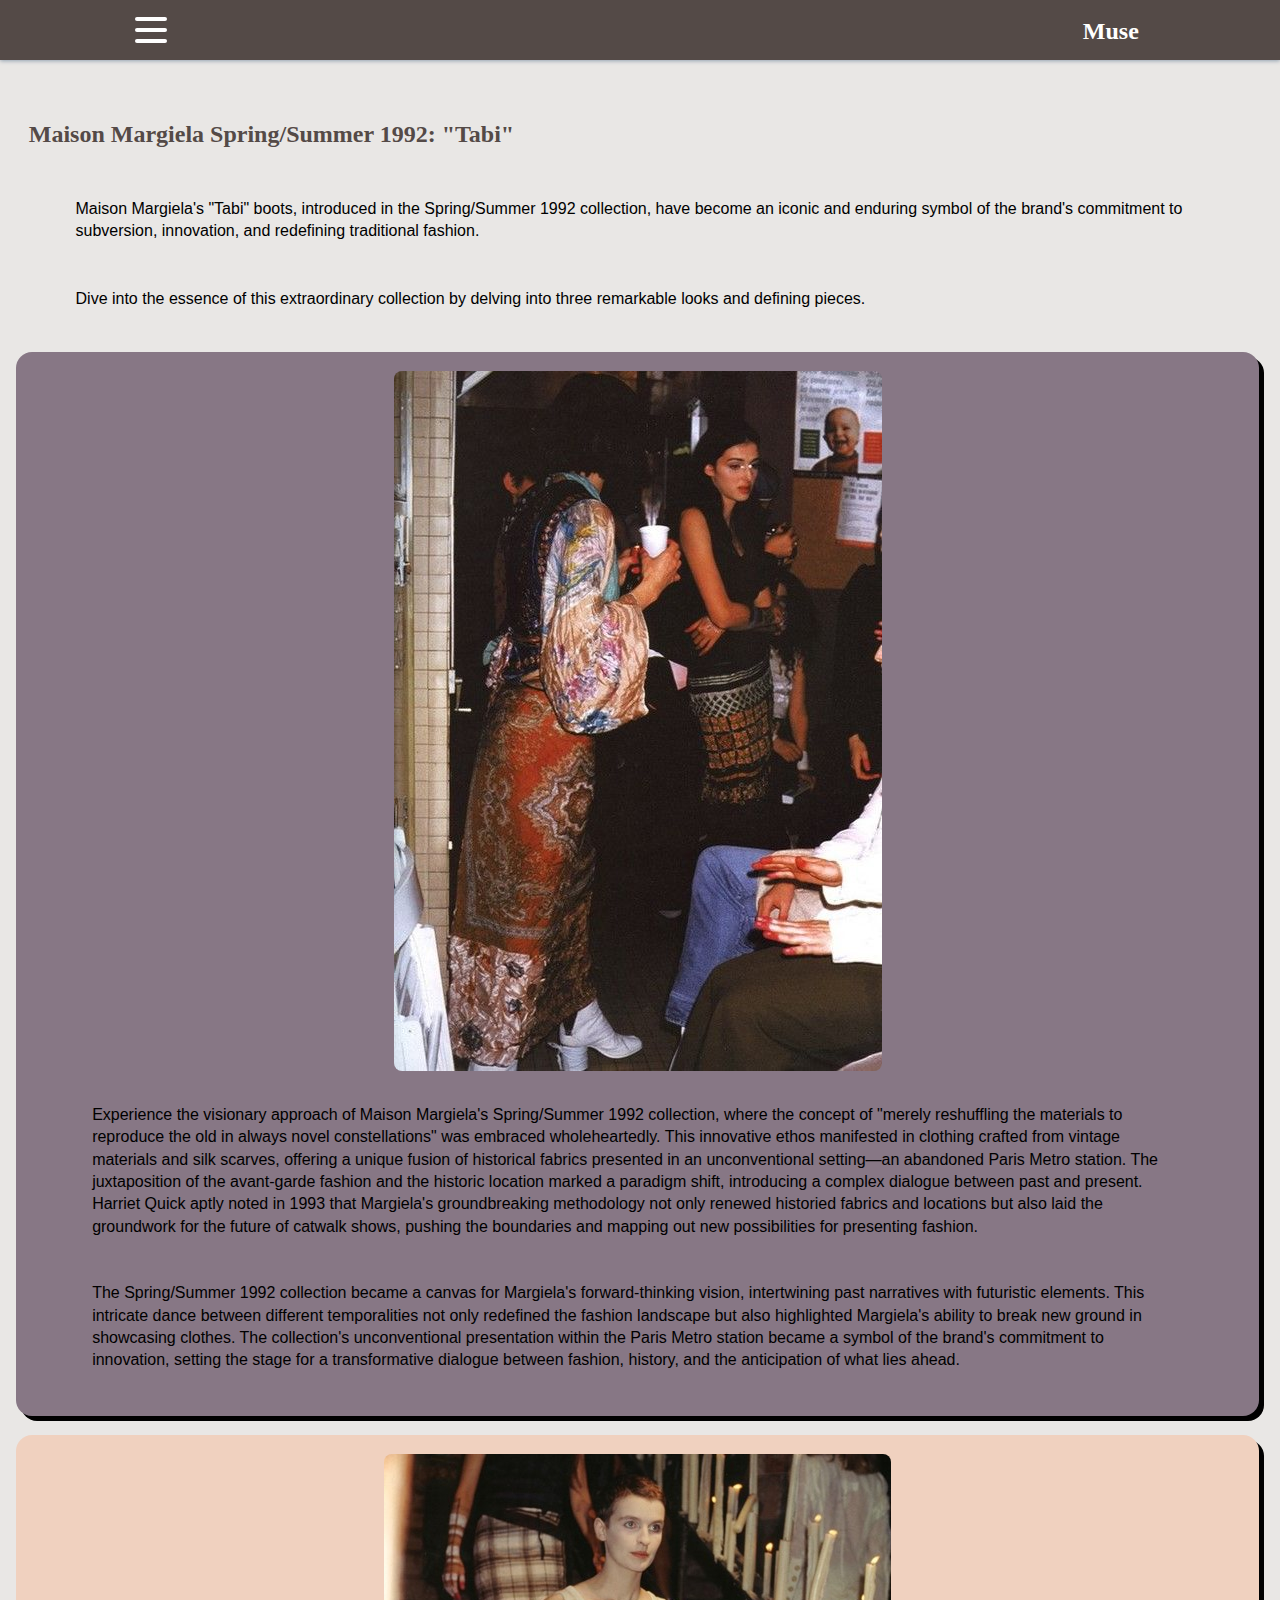
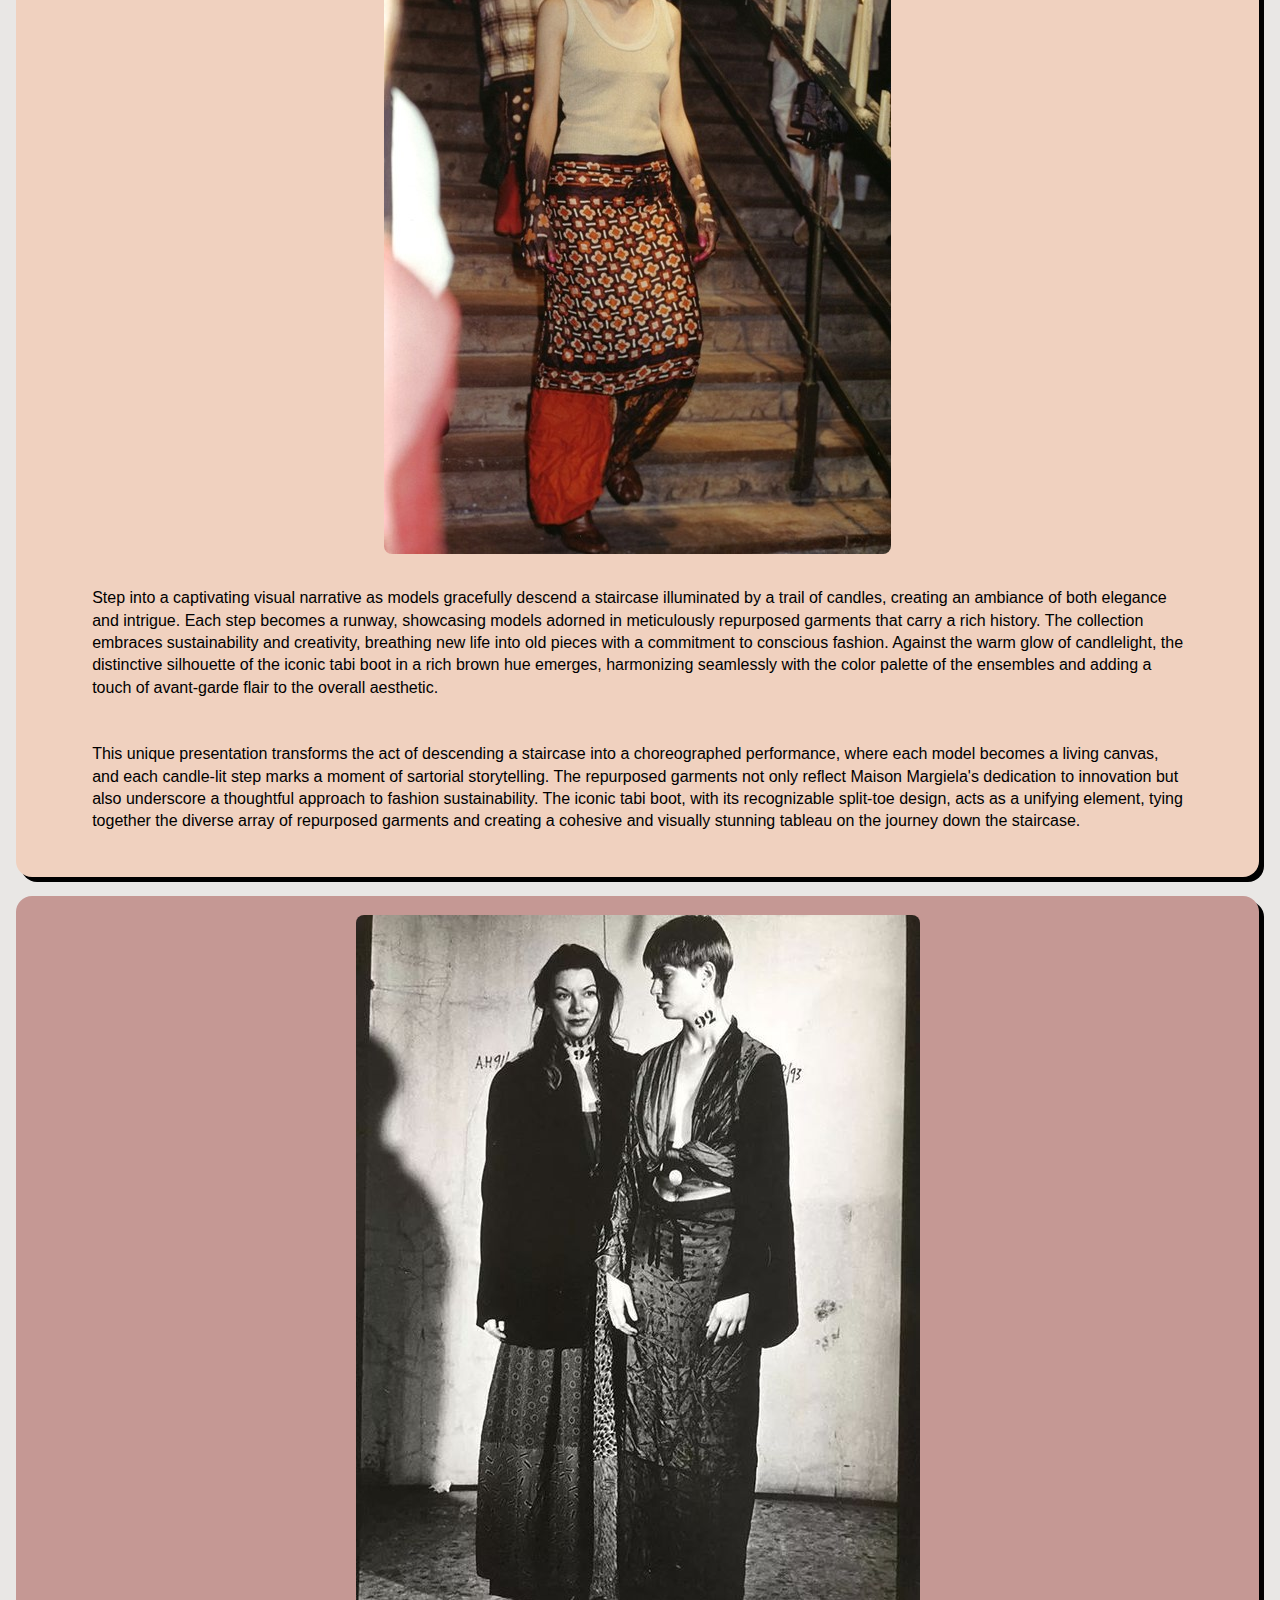
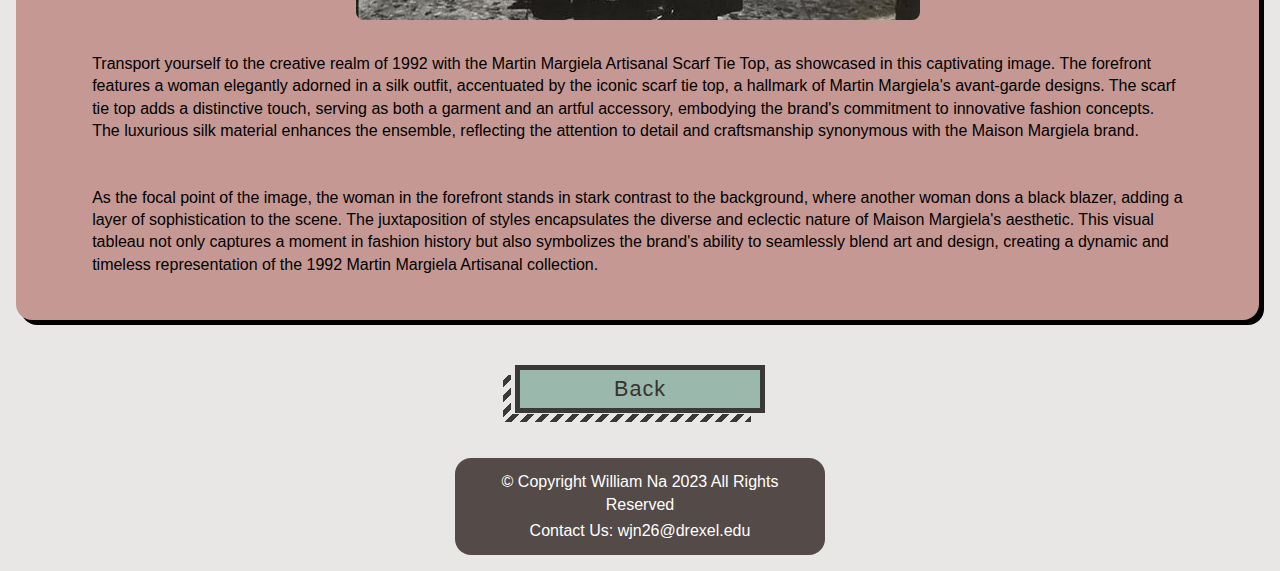
<file: margiela-ss92.html>
<!DOCTYPE html>
<html lang="en">
<head>
    <meta charset="UTF-8">
    <meta name="viewport" content="width=device-width, initial-scale=1.0">
    <link href="styles/stylesheet1.css" rel="stylesheet">
    <title>Maison Margiela Spring/Summer 1990</title>

</head>
<body>
    <header>
        <nav>
            <div class="navbar">
                <div class="container nav-container">
                  <input class="checkbox" type="checkbox" name="" id="" />
                  <div class="hamburger-lines">
                    <span class="line line1"></span>
                    <span class="line line2"></span>
                    <span class="line line3"></span>
                </div>  
    
                <div class="logo">
                    <a href="index.html" class="nav_branding">Muse</a>
                    
                </div>
    
                <div class="menu-items">
                    <li><a href="maison-margiela.html">Maison Margiela</a></li>
                    <li><a href="yohji-yamamoto.html">Yohji Yamamoto</a></li>
                    <li><a href="rick-owens.html">Rick Owens</a></li>
                    <li><a href="about.html">About</a></li>
                </div>
    
              </div>
            </div>

        </nav>    
    </header>

    <div class="main_content">
    <h2>Maison Margiela Spring/Summer 1992: "Tabi"</h2>

    <p>Maison Margiela's "Tabi" boots, introduced in the Spring/Summer 1992 collection, have become an iconic and enduring symbol of the brand's commitment to subversion, innovation, and redefining traditional fashion.</p>

    <p>Dive into the essence of this extraordinary collection by delving into three remarkable looks and defining pieces.</p>

    <div class="img_box_m92a">
    <img src="./images/maison-margiela/ss92-tabi/ss92-runway.jpeg" alt="margiela-ss92-header">

    <p>Experience the visionary approach of Maison Margiela's Spring/Summer 1992 collection, where the concept of "merely reshuffling the materials to reproduce the old in always novel constellations" was embraced wholeheartedly. This innovative ethos manifested in clothing crafted from vintage materials and silk scarves, offering a unique fusion of historical fabrics presented in an unconventional setting—an abandoned Paris Metro station. The juxtaposition of the avant-garde fashion and the historic location marked a paradigm shift, introducing a complex dialogue between past and present. Harriet Quick aptly noted in 1993 that Margiela's groundbreaking methodology not only renewed historied fabrics and locations but also laid the groundwork for the future of catwalk shows, pushing the boundaries and mapping out new possibilities for presenting fashion.</p>

    <p>The Spring/Summer 1992 collection became a canvas for Margiela's forward-thinking vision, intertwining past narratives with futuristic elements. This intricate dance between different temporalities not only redefined the fashion landscape but also highlighted Margiela's ability to break new ground in showcasing clothes. The collection's unconventional presentation within the Paris Metro station became a symbol of the brand's commitment to innovation, setting the stage for a transformative dialogue between fashion, history, and the anticipation of what lies ahead.</p>
    </div>

    <div class="img_box_m92b">
    <img src="./images/maison-margiela/ss92-tabi/ss92-candlelight.jpeg" alt="margiela-ss92-lookbook1">

    <p>Step into a captivating visual narrative as models gracefully descend a staircase illuminated by a trail of candles, creating an ambiance of both elegance and intrigue. Each step becomes a runway, showcasing models adorned in meticulously repurposed garments that carry a rich history. The collection embraces sustainability and creativity, breathing new life into old pieces with a commitment to conscious fashion. Against the warm glow of candlelight, the distinctive silhouette of the iconic tabi boot in a rich brown hue emerges, harmonizing seamlessly with the color palette of the ensembles and adding a touch of avant-garde flair to the overall aesthetic.</p>

    <p>This unique presentation transforms the act of descending a staircase into a choreographed performance, where each model becomes a living canvas, and each candle-lit step marks a moment of sartorial storytelling. The repurposed garments not only reflect Maison Margiela's dedication to innovation but also underscore a thoughtful approach to fashion sustainability. The iconic tabi boot, with its recognizable split-toe design, acts as a unifying element, tying together the diverse array of repurposed garments and creating a cohesive and visually stunning tableau on the journey down the staircase.</p>
    </div>

    <div class="img_box_m92c">
    <img src="./images/maison-margiela/ss92-tabi/ss92-twowomen.jpeg" alt="margiela-ss92-lookbook2">

    <p>Transport yourself to the creative realm of 1992 with the Martin Margiela Artisanal Scarf Tie Top, as showcased in this captivating image. The forefront features a woman elegantly adorned in a silk outfit, accentuated by the iconic scarf tie top, a hallmark of Martin Margiela's avant-garde designs. The scarf tie top adds a distinctive touch, serving as both a garment and an artful accessory, embodying the brand's commitment to innovative fashion concepts. The luxurious silk material enhances the ensemble, reflecting the attention to detail and craftsmanship synonymous with the Maison Margiela brand.</p>

    <p>As the focal point of the image, the woman in the forefront stands in stark contrast to the background, where another woman dons a black blazer, adding a layer of sophistication to the scene. The juxtaposition of styles encapsulates the diverse and eclectic nature of Maison Margiela's aesthetic. This visual tableau not only captures a moment in fashion history but also symbolizes the brand's ability to seamlessly blend art and design, creating a dynamic and timeless representation of the 1992 Martin Margiela Artisanal collection.</p>
    </div>

</div>
<button class="btn striped-shadow dark"><span><a href="maison-margiela.html" class="btn_a">Back</a></span></button>

</body>

<footer>

<p class="footer_p1">&copy; Copyright William Na 2023 All Rights Reserved</p>
<p class="footer_p2">Contact Us: wjn26@drexel.edu</p>

</footer>

</html>
</file>
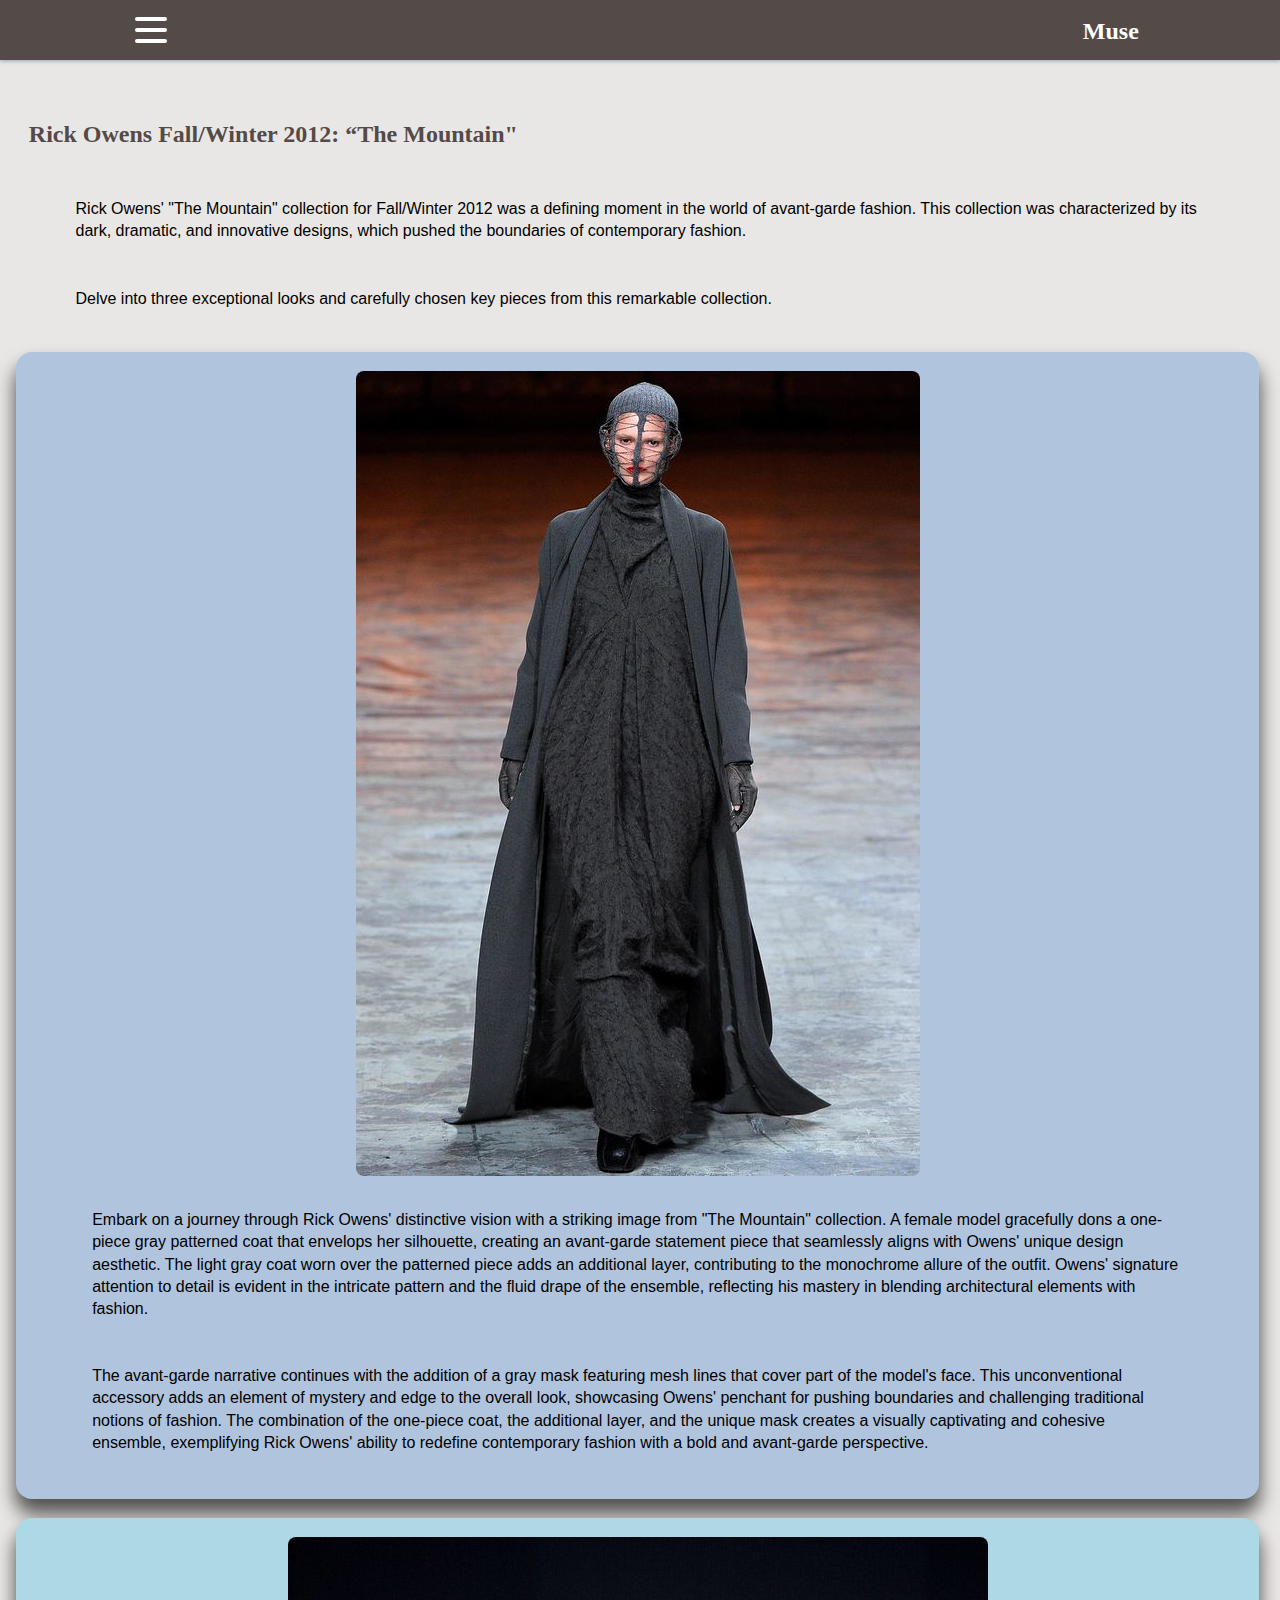
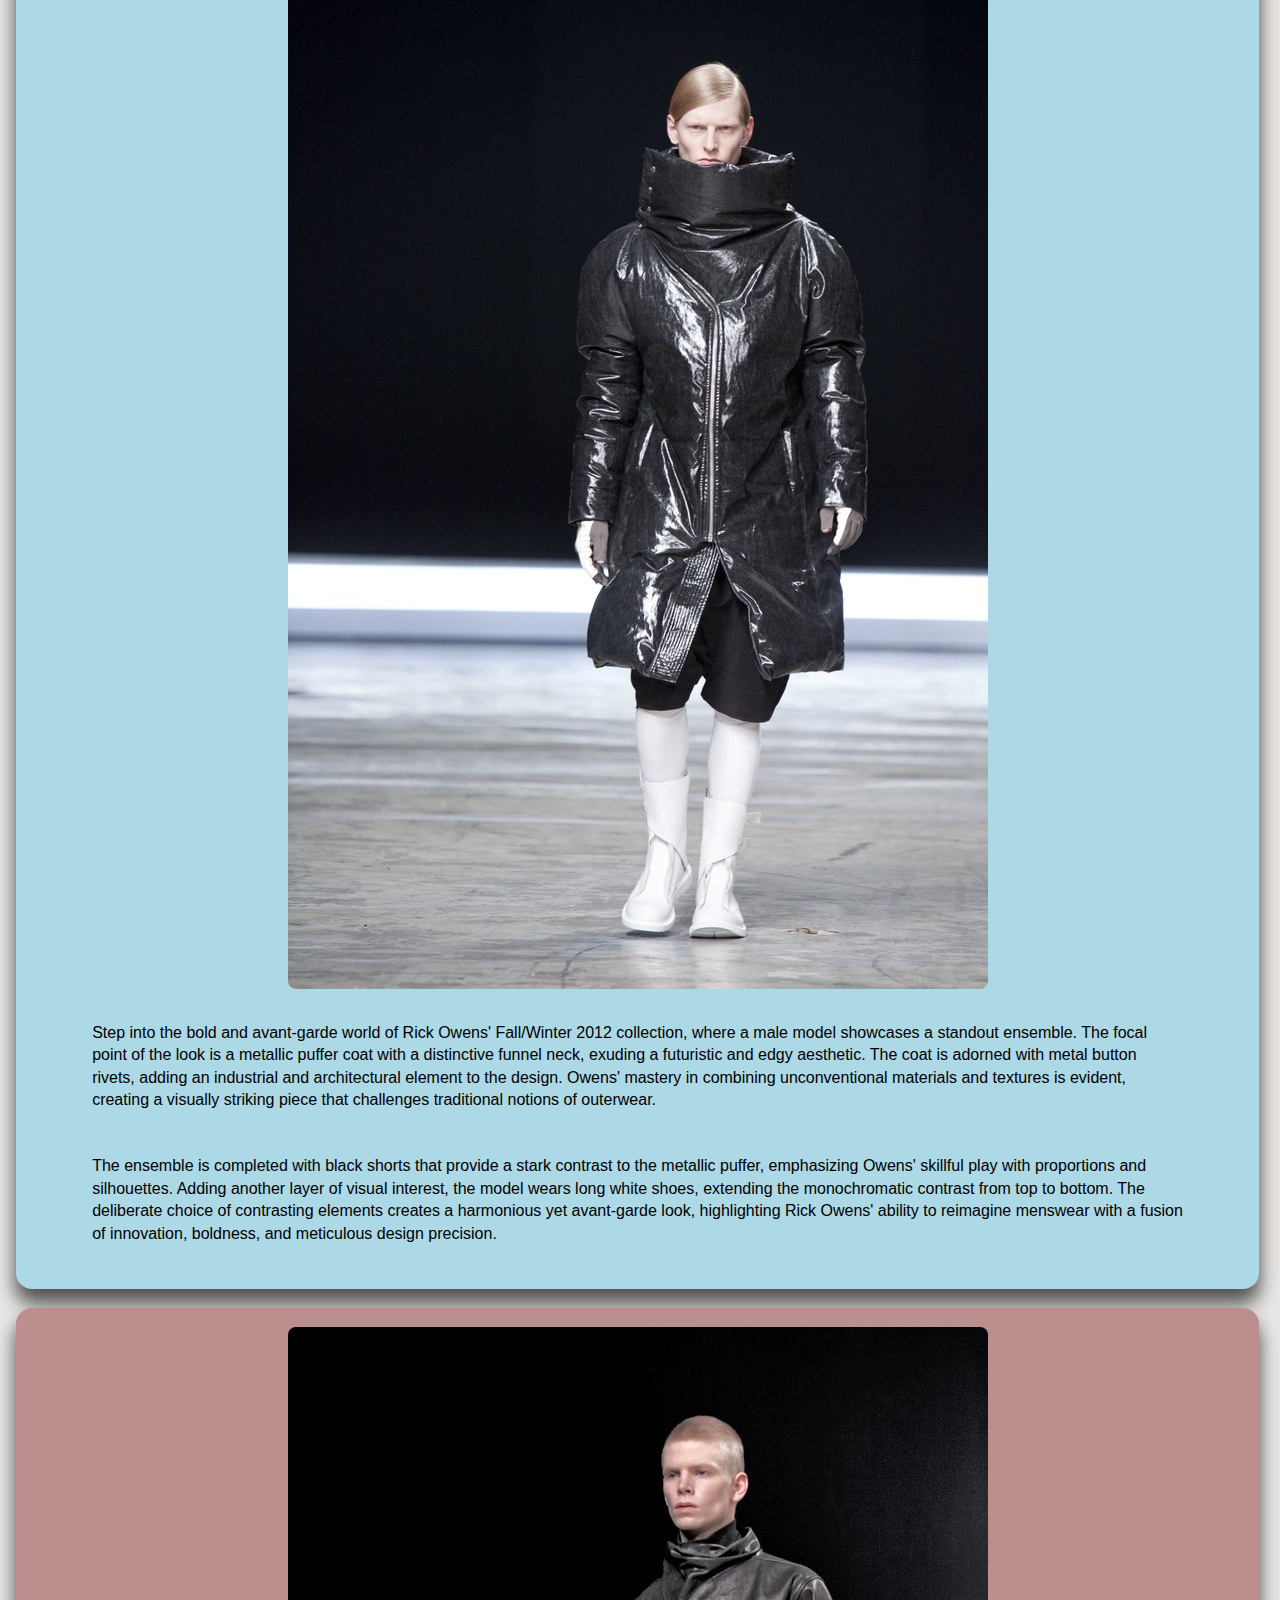
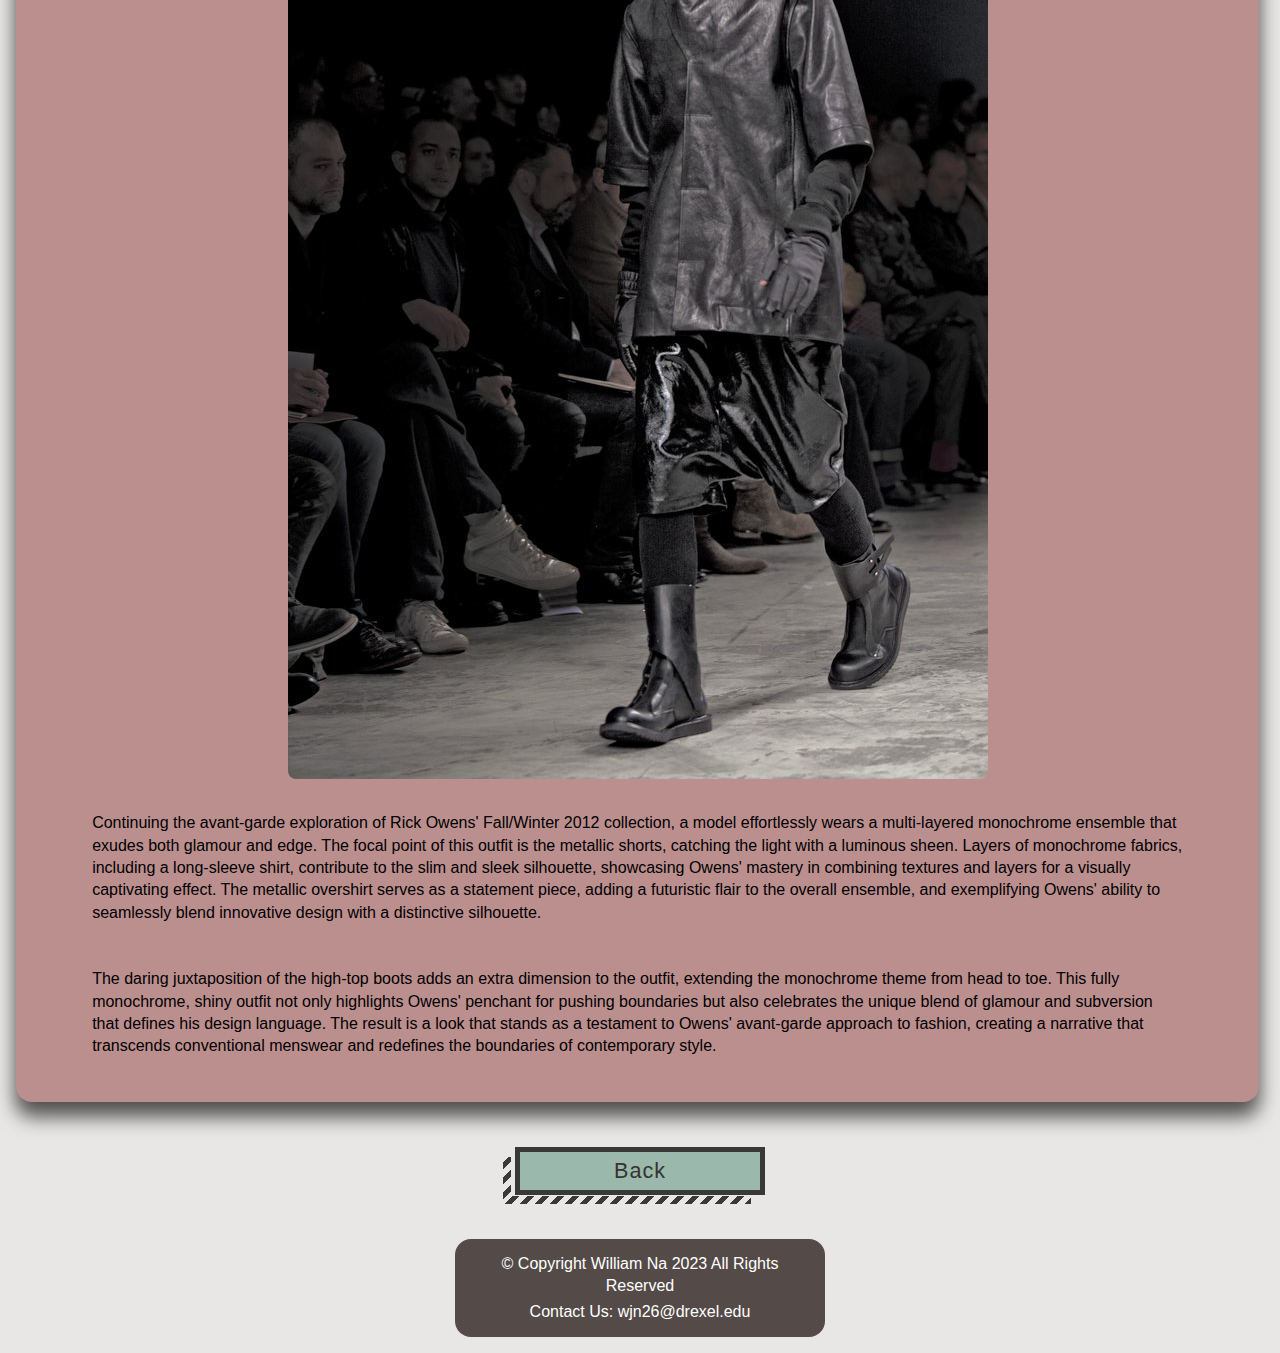
<file: rick-fw12.html>
<!DOCTYPE html>
<html lang="en">
<head>
    <meta charset="UTF-8">
    <meta name="viewport" content="width=device-width, initial-scale=1.0">
    <link href="styles/stylesheet1.css" rel="stylesheet">
    <title>Rick Owens Spring/Summer 2016</title>

</head>
<body>
    <header>
        <nav>
            <div class="navbar">
                <div class="container nav-container">
                  <input class="checkbox" type="checkbox" name="" id="" />
                  <div class="hamburger-lines">
                    <span class="line line1"></span>
                    <span class="line line2"></span>
                    <span class="line line3"></span>
                </div>  
    
                <div class="logo">
                    <a href="index.html" class="nav_branding">Muse</a>
                    
                </div>
    
                <div class="menu-items">
                    <li><a href="maison-margiela.html">Maison Margiela</a></li>
                    <li><a href="yohji-yamamoto.html">Yohji Yamamoto</a></li>
                    <li><a href="rick-owens.html">Rick Owens</a></li>
                    <li><a href="about.html">About</a></li>
                </div>
    
              </div>
            </div>

        </nav>    
    </header>

    <div class="main_content">
    <h2>Rick Owens Fall/Winter 2012: “The Mountain"</h2>

    <p>Rick Owens' "The Mountain" collection for Fall/Winter 2012 was a defining moment in the world of avant-garde fashion. This collection was characterized by its dark, dramatic, and innovative designs, which pushed the boundaries of contemporary fashion.</p>

    <p>Delve into three exceptional looks and carefully chosen key pieces from this remarkable collection. </p>

    <div class="img_box_r12a">
    <img src="./images/rick-owens/fw12-mountain/fw12-mask.jpg" alt="rick-fw12-header">

    <p>Embark on a journey through Rick Owens' distinctive vision with a striking image from "The Mountain" collection. A female model gracefully dons a one-piece gray patterned coat that envelops her silhouette, creating an avant-garde statement piece that seamlessly aligns with Owens' unique design aesthetic. The light gray coat worn over the patterned piece adds an additional layer, contributing to the monochrome allure of the outfit. Owens' signature attention to detail is evident in the intricate pattern and the fluid drape of the ensemble, reflecting his mastery in blending architectural elements with fashion.</p>

    <p>The avant-garde narrative continues with the addition of a gray mask featuring mesh lines that cover part of the model's face. This unconventional accessory adds an element of mystery and edge to the overall look, showcasing Owens' penchant for pushing boundaries and challenging traditional notions of fashion. The combination of the one-piece coat, the additional layer, and the unique mask creates a visually captivating and cohesive ensemble, exemplifying Rick Owens' ability to redefine contemporary fashion with a bold and avant-garde perspective.</p>
    </div>

    <div class="img_box_r12b">
    <img src="./images/rick-owens/fw12-mountain/fw12-puffer.jpg" alt="rick-fw12-lookbook1">

    <p>Step into the bold and avant-garde world of Rick Owens' Fall/Winter 2012 collection, where a male model showcases a standout ensemble. The focal point of the look is a metallic puffer coat with a distinctive funnel neck, exuding a futuristic and edgy aesthetic. The coat is adorned with metal button rivets, adding an industrial and architectural element to the design. Owens' mastery in combining unconventional materials and textures is evident, creating a visually striking piece that challenges traditional notions of outerwear.</p>

    <p>The ensemble is completed with black shorts that provide a stark contrast to the metallic puffer, emphasizing Owens' skillful play with proportions and silhouettes. Adding another layer of visual interest, the model wears long white shoes, extending the monochromatic contrast from top to bottom. The deliberate choice of contrasting elements creates a harmonious yet avant-garde look, highlighting Rick Owens' ability to reimagine menswear with a fusion of innovation, boldness, and meticulous design precision.</p>
    </div>

    <div class="img_box_r12c">
    <img src="./images/rick-owens/fw12-mountain/fw12-silhouette.jpg" alt="rick-fw12-lookbook2">

    <p>Continuing the avant-garde exploration of Rick Owens' Fall/Winter 2012 collection, a model effortlessly wears a multi-layered monochrome ensemble that exudes both glamour and edge. The focal point of this outfit is the metallic shorts, catching the light with a luminous sheen. Layers of monochrome fabrics, including a long-sleeve shirt, contribute to the slim and sleek silhouette, showcasing Owens' mastery in combining textures and layers for a visually captivating effect. The metallic overshirt serves as a statement piece, adding a futuristic flair to the overall ensemble, and exemplifying Owens' ability to seamlessly blend innovative design with a distinctive silhouette.</p>

    <p>The daring juxtaposition of the high-top boots adds an extra dimension to the outfit, extending the monochrome theme from head to toe. This fully monochrome, shiny outfit not only highlights Owens' penchant for pushing boundaries but also celebrates the unique blend of glamour and subversion that defines his design language. The result is a look that stands as a testament to Owens' avant-garde approach to fashion, creating a narrative that transcends conventional menswear and redefines the boundaries of contemporary style.</p>
    </div>

</div>
<button class="btn striped-shadow dark"><span><a href="rick-owens.html" class="btn_a">Back</a></span></button>

</body>

<footer>

<p class="footer_p1">&copy; Copyright William Na 2023 All Rights Reserved</p>
<p class="footer_p2">Contact Us: wjn26@drexel.edu</p>

</footer>

</html>
</file>
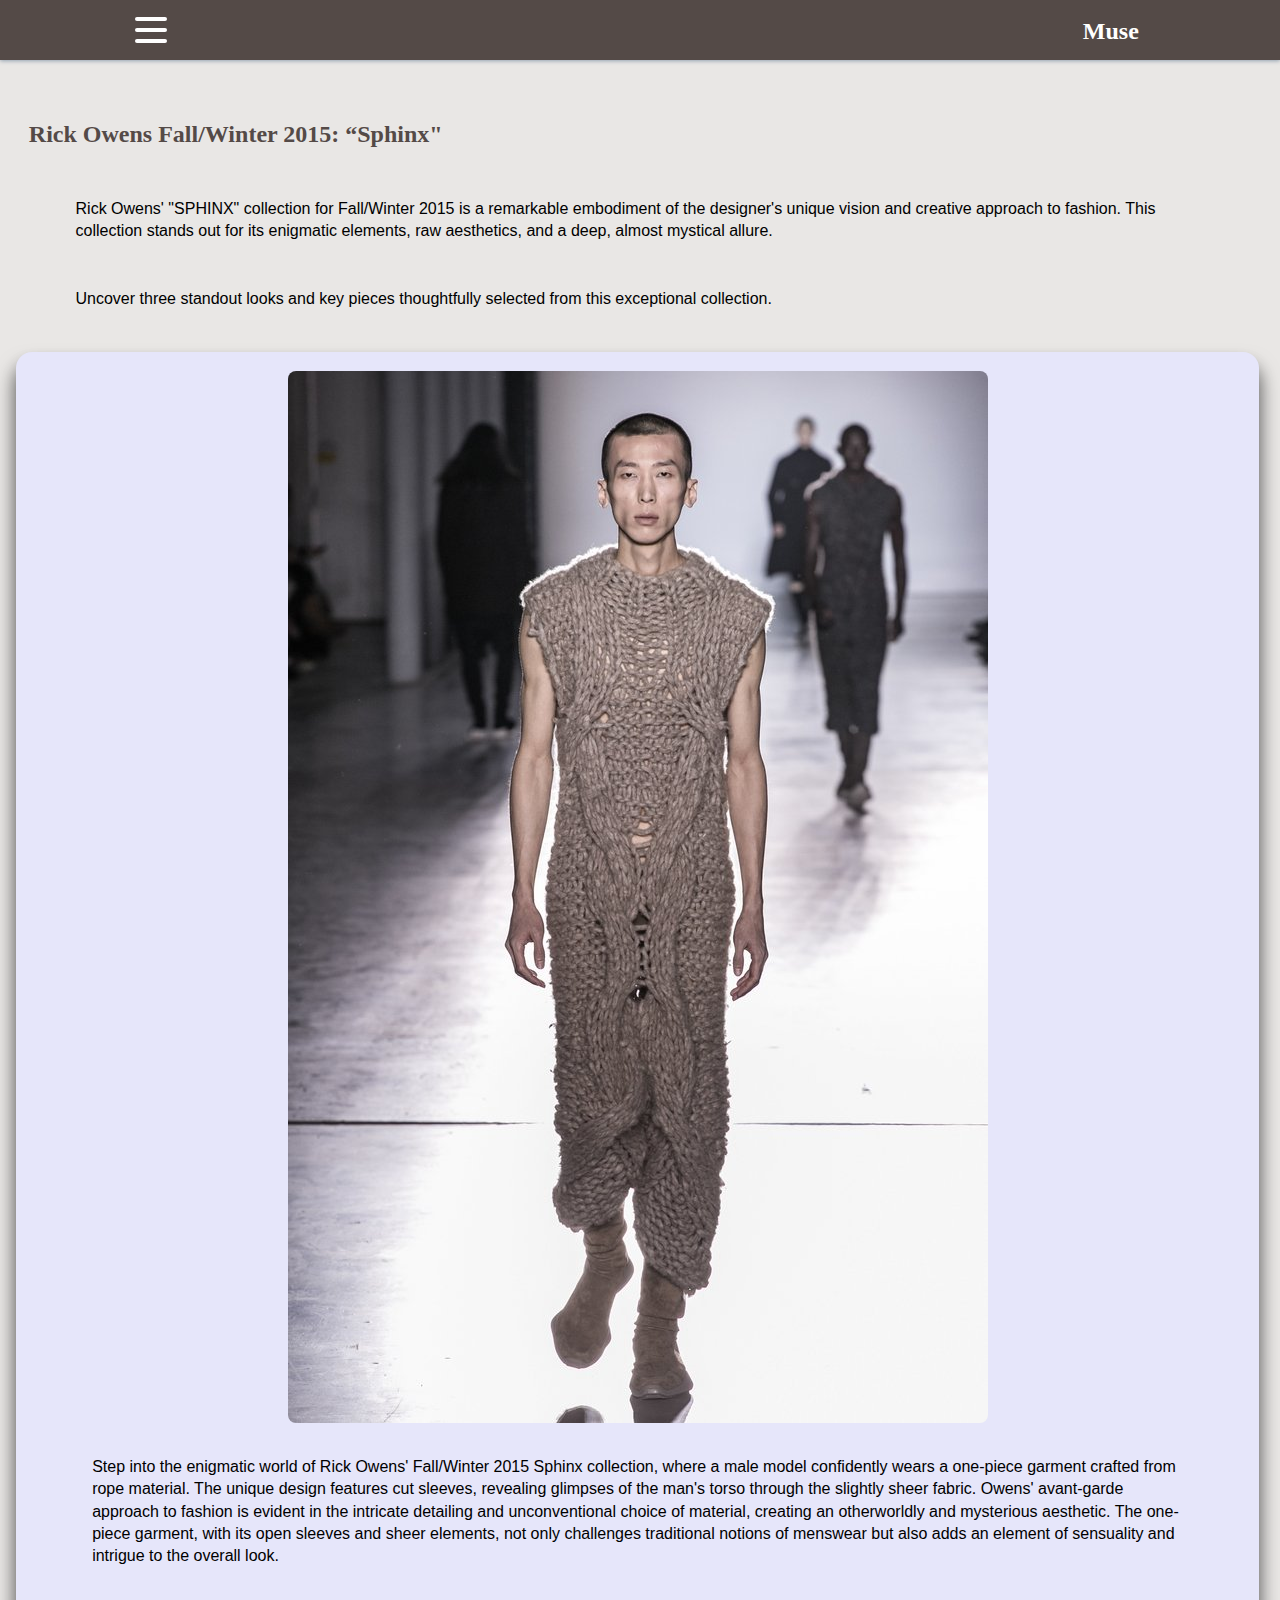
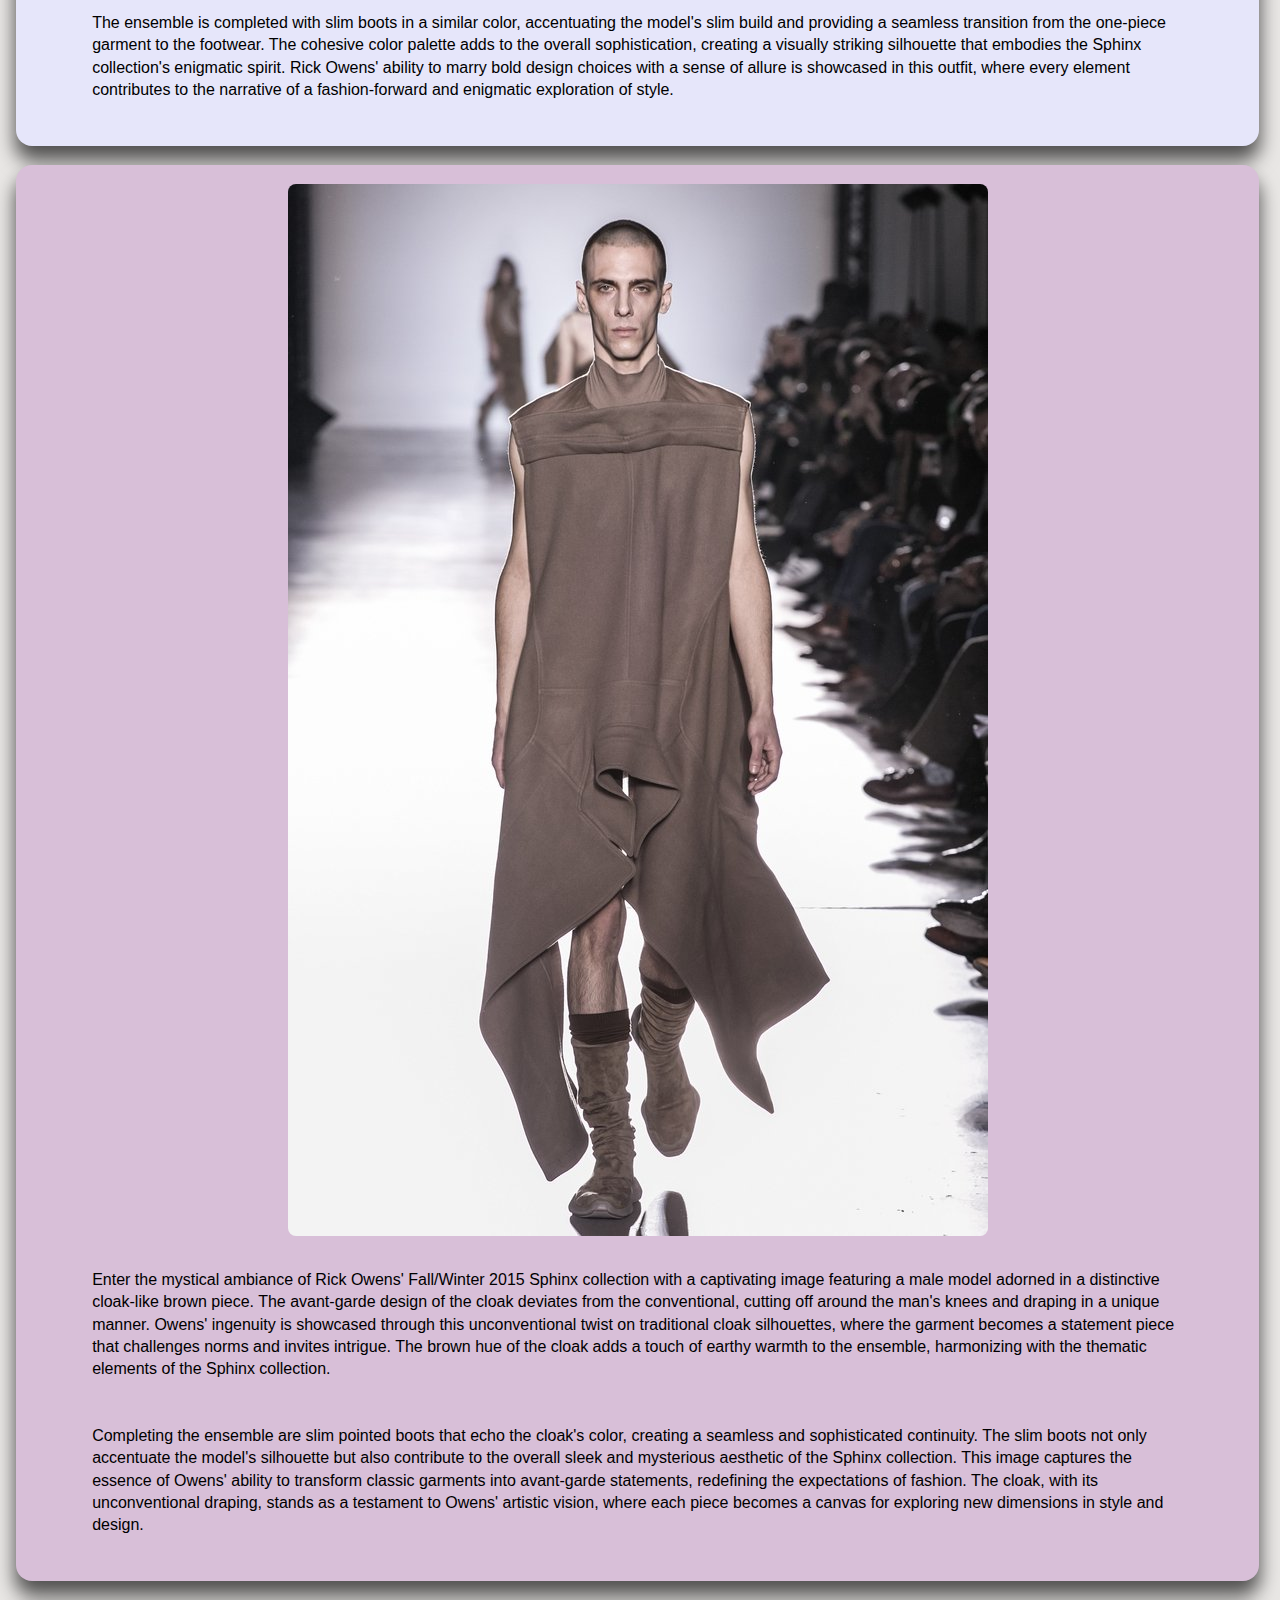
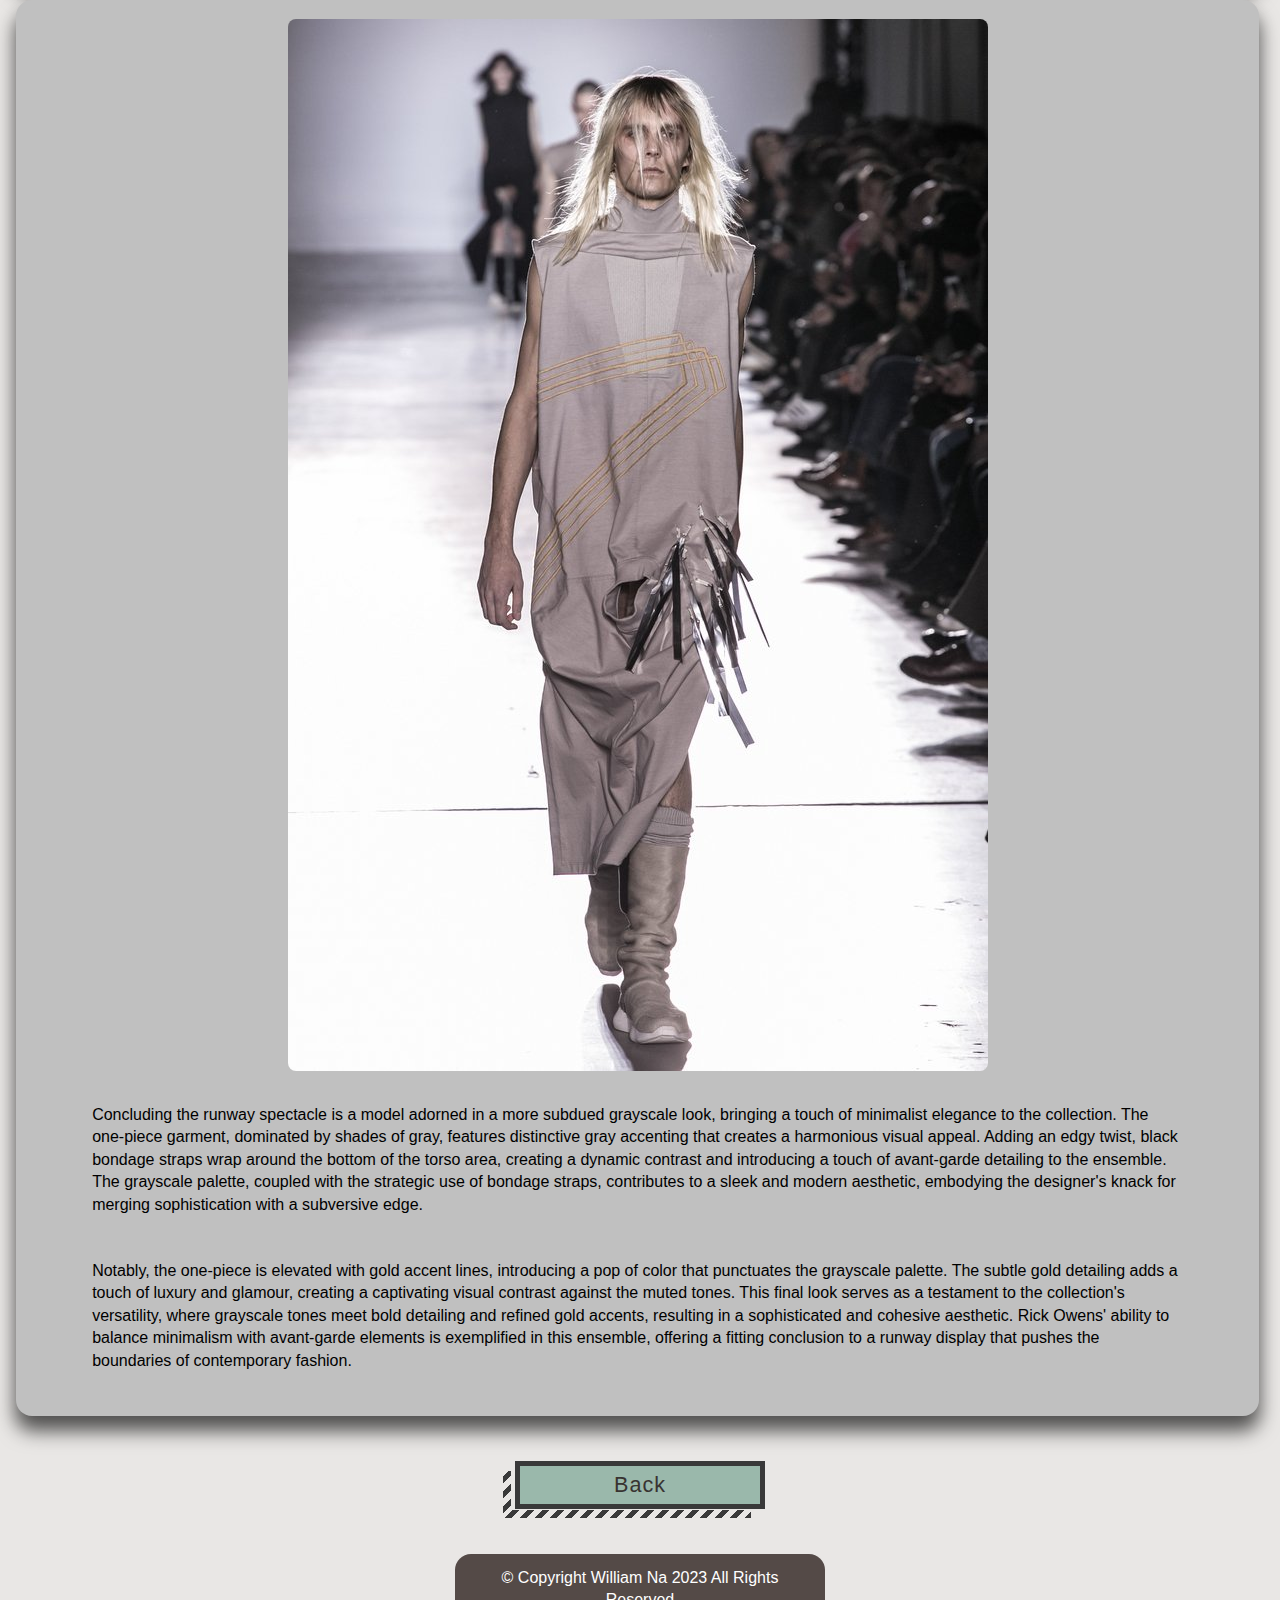
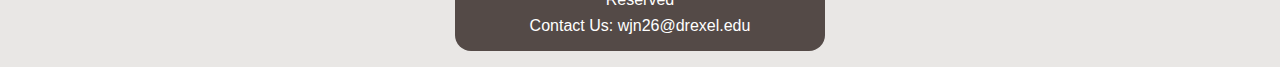
<file: rick-fw15.html>
<!DOCTYPE html>
<html lang="en">
<head>
    <meta charset="UTF-8">
    <meta name="viewport" content="width=device-width, initial-scale=1.0">
    <link href="styles/stylesheet1.css" rel="stylesheet">
    <title>Rick Owens Spring/Summer 2016</title>

</head>
<body>
    <header>
        <nav>
            <div class="navbar">
                <div class="container nav-container">
                  <input class="checkbox" type="checkbox" name="" id="" />
                  <div class="hamburger-lines">
                    <span class="line line1"></span>
                    <span class="line line2"></span>
                    <span class="line line3"></span>
                </div>  
    
                <div class="logo">
                    <a href="index.html" class="nav_branding">Muse</a>
                    
                </div>
    
                <div class="menu-items">
                    <li><a href="maison-margiela.html">Maison Margiela</a></li>
                    <li><a href="yohji-yamamoto.html">Yohji Yamamoto</a></li>
                    <li><a href="rick-owens.html">Rick Owens</a></li>
                    <li><a href="about.html">About</a></li>
                </div>
    
              </div>
            </div>

        </nav>    
    </header>

    <div class="main_content">
    <h2>Rick Owens Fall/Winter 2015: “Sphinx"</h2>

    <p>Rick Owens' "SPHINX" collection for Fall/Winter 2015 is a remarkable embodiment of the designer's unique vision and creative approach to fashion. This collection stands out for its enigmatic elements, raw aesthetics, and a deep, almost mystical allure.</p>

    <p>Uncover three standout looks and key pieces thoughtfully selected from this exceptional collection.</p>

    <div class="img_box_r15a">
    <img src="./images/rick-owens/fw15-sphinx/fw15-shimmer.jpg" alt="rick-fw15-header">

    <p>Step into the enigmatic world of Rick Owens' Fall/Winter 2015 Sphinx collection, where a male model confidently wears a one-piece garment crafted from rope material. The unique design features cut sleeves, revealing glimpses of the man's torso through the slightly sheer fabric. Owens' avant-garde approach to fashion is evident in the intricate detailing and unconventional choice of material, creating an otherworldly and mysterious aesthetic. The one-piece garment, with its open sleeves and sheer elements, not only challenges traditional notions of menswear but also adds an element of sensuality and intrigue to the overall look.</p>

    <p>The ensemble is completed with slim boots in a similar color, accentuating the model's slim build and providing a seamless transition from the one-piece garment to the footwear. The cohesive color palette adds to the overall sophistication, creating a visually striking silhouette that embodies the Sphinx collection's enigmatic spirit. Rick Owens' ability to marry bold design choices with a sense of allure is showcased in this outfit, where every element contributes to the narrative of a fashion-forward and enigmatic exploration of style.</p>
    </div>  

    <div class="img_box_r15b">
    <img src="./images/rick-owens/fw15-sphinx/fw15-tank-man.jpg" alt="rick-fw15-lookbook1">

    <p>Enter the mystical ambiance of Rick Owens' Fall/Winter 2015 Sphinx collection with a captivating image featuring a male model adorned in a distinctive cloak-like brown piece. The avant-garde design of the cloak deviates from the conventional, cutting off around the man's knees and draping in a unique manner. Owens' ingenuity is showcased through this unconventional twist on traditional cloak silhouettes, where the garment becomes a statement piece that challenges norms and invites intrigue. The brown hue of the cloak adds a touch of earthy warmth to the ensemble, harmonizing with the thematic elements of the Sphinx collection.</p>

    <p>Completing the ensemble are slim pointed boots that echo the cloak's color, creating a seamless and sophisticated continuity. The slim boots not only accentuate the model's silhouette but also contribute to the overall sleek and mysterious aesthetic of the Sphinx collection. This image captures the essence of Owens' ability to transform classic garments into avant-garde statements, redefining the expectations of fashion. The cloak, with its unconventional draping, stands as a testament to Owens' artistic vision, where each piece becomes a canvas for exploring new dimensions in style and design.</p>
    </div>

    <div class="img_box_r15c">
    <img src="./images/rick-owens/fw15-sphinx/fw15-tank-woman.jpg" alt="rick-fw15-lookbook2">
    
    <p>Concluding the runway spectacle is a model adorned in a more subdued grayscale look, bringing a touch of minimalist elegance to the collection. The one-piece garment, dominated by shades of gray, features distinctive gray accenting that creates a harmonious visual appeal. Adding an edgy twist, black bondage straps wrap around the bottom of the torso area, creating a dynamic contrast and introducing a touch of avant-garde detailing to the ensemble. The grayscale palette, coupled with the strategic use of bondage straps, contributes to a sleek and modern aesthetic, embodying the designer's knack for merging sophistication with a subversive edge.</p>

    <p>Notably, the one-piece is elevated with gold accent lines, introducing a pop of color that punctuates the grayscale palette. The subtle gold detailing adds a touch of luxury and glamour, creating a captivating visual contrast against the muted tones. This final look serves as a testament to the collection's versatility, where grayscale tones meet bold detailing and refined gold accents, resulting in a sophisticated and cohesive aesthetic. Rick Owens' ability to balance minimalism with avant-garde elements is exemplified in this ensemble, offering a fitting conclusion to a runway display that pushes the boundaries of contemporary fashion.</p>
    </div>

</div>
<button class="btn striped-shadow dark"><span><a href="rick-owens.html" class="btn_a">Back</a></span></button>

</body>

<footer>

<p class="footer_p1">&copy; Copyright William Na 2023 All Rights Reserved</p>
<p class="footer_p2">Contact Us: wjn26@drexel.edu</p>

</footer>

</html>
</file>
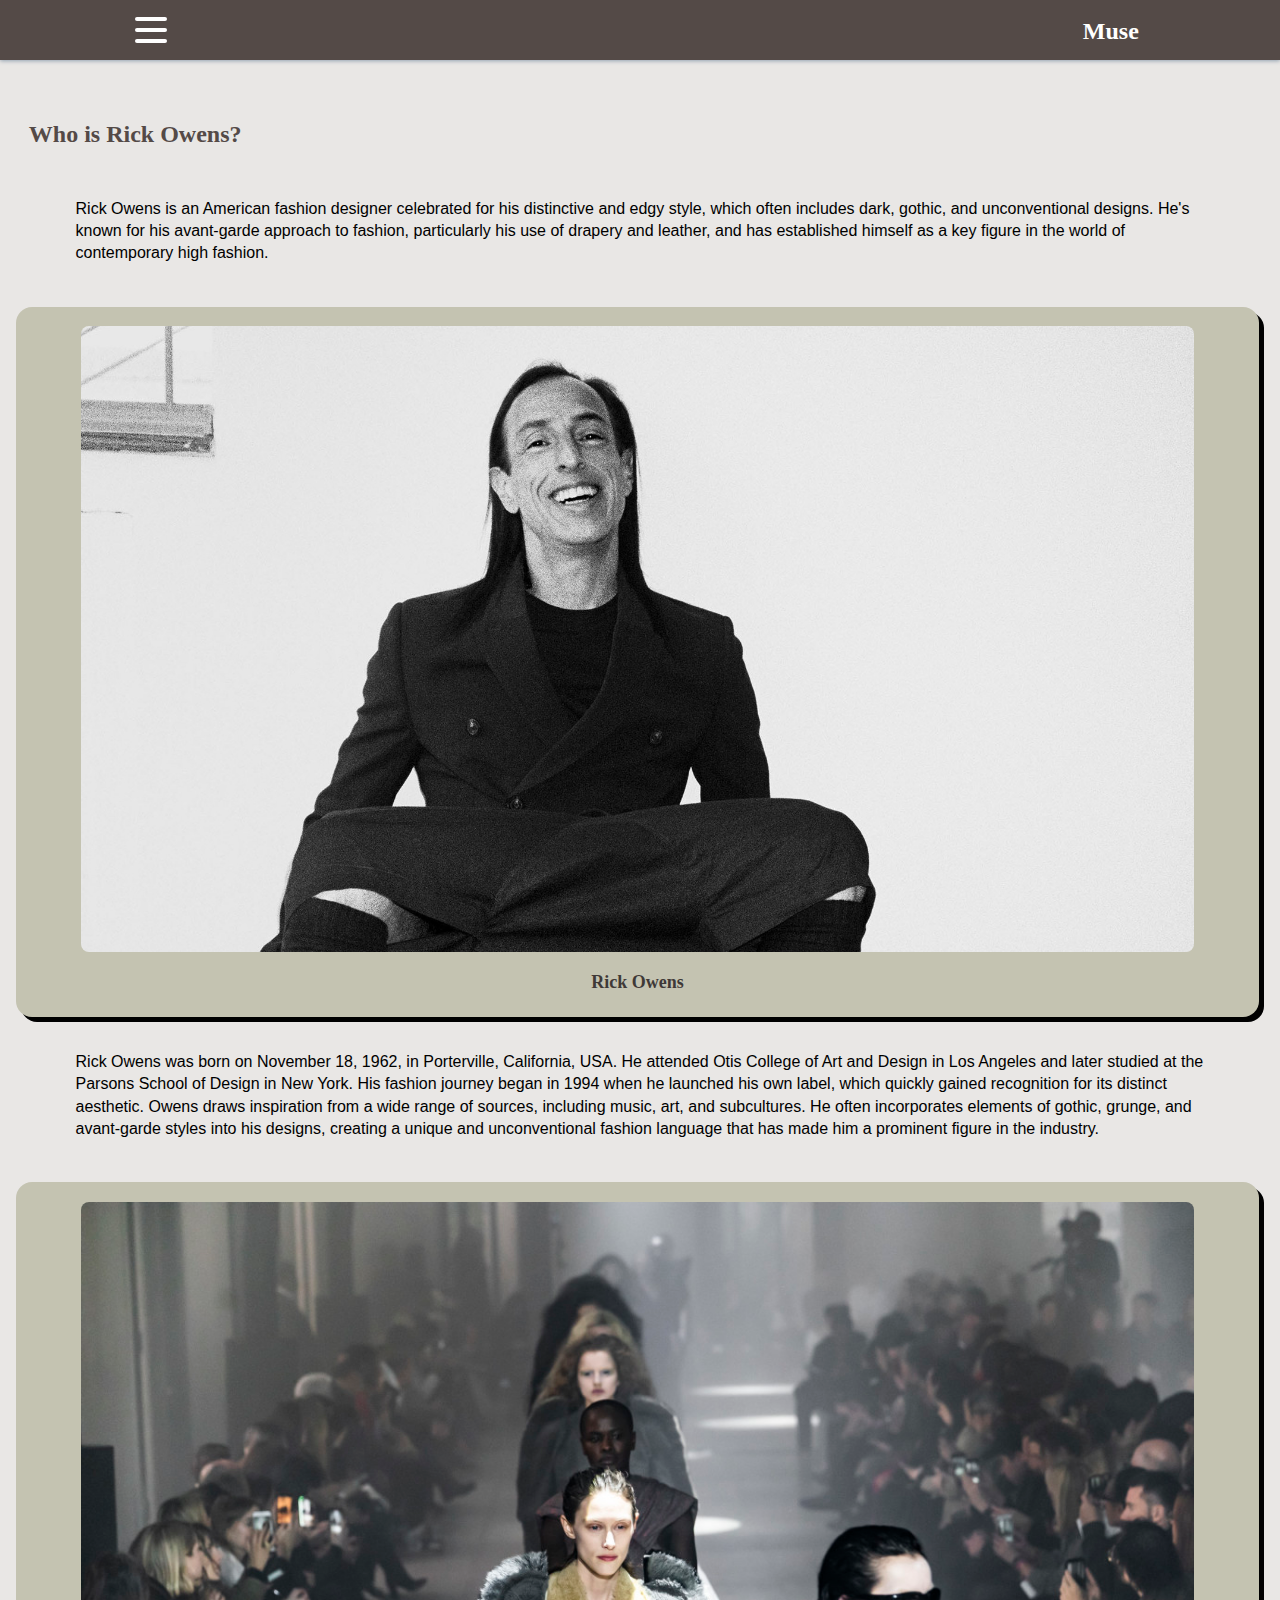
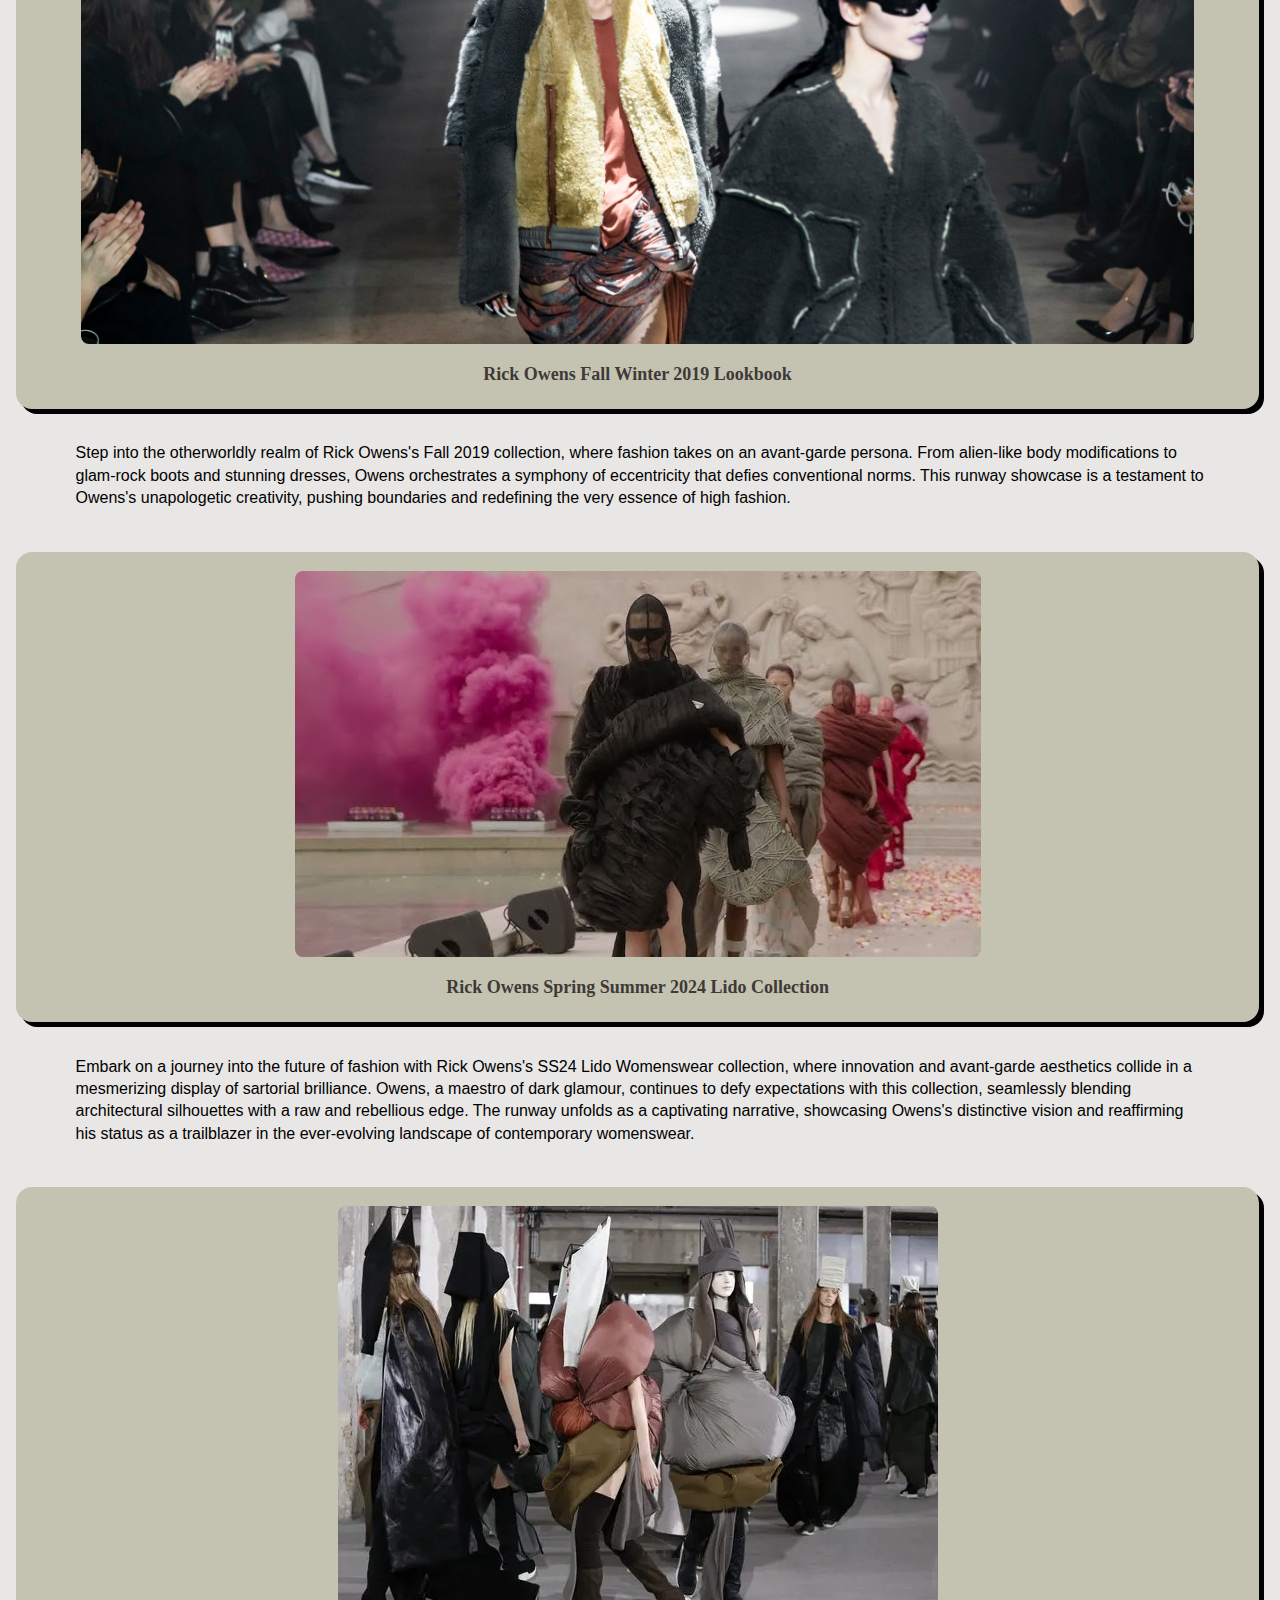
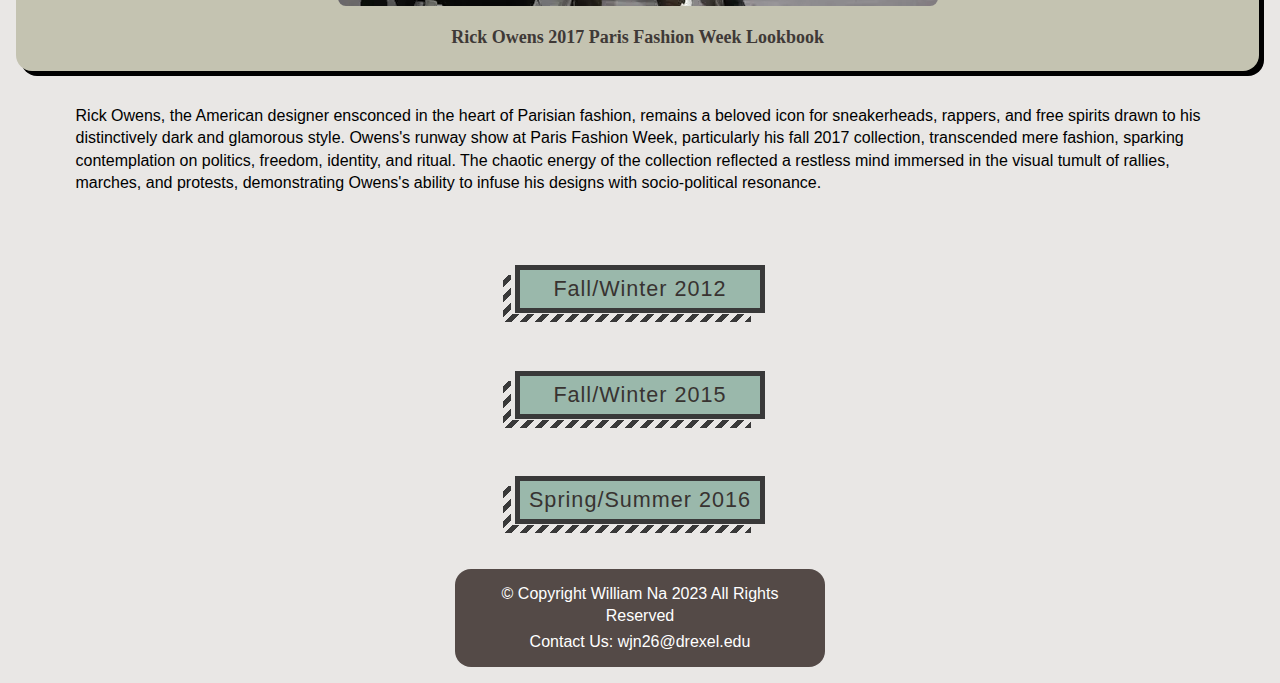
<file: rick-owens.html>
<!DOCTYPE html>
<html lang="en">
<head>
    <meta charset="UTF-8">
    <meta name="viewport" content="width=device-width, initial-scale=1.0">
    <title>Rick Owens</title>
    <link href="styles/stylesheet1.css" rel="stylesheet">
</head>
<body>
    <header>
        <nav>
            <div class="navbar">
                <div class="container nav-container">
                  <input class="checkbox" type="checkbox" name="" id="" />
                  <div class="hamburger-lines">
                    <span class="line line1"></span>
                    <span class="line line2"></span>
                    <span class="line line3"></span>
                </div>  
    
                <div class="logo">
                  <a href="index.html" class="nav_branding">Muse</a>
                  
              </div>
    
                <div class="menu-items">
                  <li><a href="maison-margiela.html">Maison Margiela</a></li>
                  <li><a href="yohji-yamamoto.html">Yohji Yamamoto</a></li>
                  <li><a href="rick-owens.html">Rick Owens</a></li>
                  <li><a href="about.html">About</a></li>
                </div>
    
              </div>
            </div>
    
        </nav>

      </header>

      <div class="main_content">

    <h2>Who is Rick Owens?</h2>
    <p>Rick Owens is an American fashion designer celebrated for his distinctive and edgy style, which often includes dark, gothic, and unconventional designs. He's known for his avant-garde approach to fashion, particularly his use of drapery and leather, and has established himself as a key figure in the world of contemporary high fashion.</p>

    <div class="img_box_2">
      <img src="./images/subheader-images/portraits/rick-owens-header.jpeg" alt="rick-portrait">
      <h3>Rick Owens</h3>
      </div>

    <p>Rick Owens was born on November 18, 1962, in Porterville, California, USA. He attended Otis College of Art and Design in Los Angeles and later studied at the Parsons School of Design in New York. His fashion journey began in 1994 when he launched his own label, which quickly gained recognition for its distinct aesthetic. Owens draws inspiration from a wide range of sources, including music, art, and subcultures. He often incorporates elements of gothic, grunge, and avant-garde styles into his designs, creating a unique and unconventional fashion language that has made him a prominent figure in the industry.</p>

    <div class="img_box_2">
      <img src="./images/subheader-images/rick-owens-seasons/rick-1.jpeg" alt="rick-1-headimage">
      <h3>Rick Owens Fall Winter 2019 Lookbook</h3>
      </div>

    <p>Step into the otherworldly realm of Rick Owens's Fall 2019 collection, where fashion takes on an avant-garde persona. From alien-like body modifications to glam-rock boots and stunning dresses, Owens orchestrates a symphony of eccentricity that defies conventional norms. This runway showcase is a testament to Owens's unapologetic creativity, pushing boundaries and redefining the very essence of high fashion.</p>

    <div class="img_box_2">
      <img src="./images/subheader-images/rick-owens-seasons/rick-2.jpeg" alt="rick-2-headimage">
      <h3>Rick Owens Spring Summer 2024 Lido Collection</h3>
      </div>

    <p>Embark on a journey into the future of fashion with Rick Owens's SS24 Lido Womenswear collection, where innovation and avant-garde aesthetics collide in a mesmerizing display of sartorial brilliance. Owens, a maestro of dark glamour, continues to defy expectations with this collection, seamlessly blending architectural silhouettes with a raw and rebellious edge. The runway unfolds as a captivating narrative, showcasing Owens's distinctive vision and reaffirming his status as a trailblazer in the ever-evolving landscape of contemporary womenswear.</p>
    
    <div class="img_box_2">
      <img src="./images/subheader-images/rick-owens-seasons/rick-3.webp" alt="rick-3-headimage">
      <h3>Rick Owens 2017 Paris Fashion Week Lookbook</h3>
      </div>

    <p>Rick Owens, the American designer ensconced in the heart of Parisian fashion, remains a beloved icon for sneakerheads, rappers, and free spirits drawn to his distinctively dark and glamorous style. Owens's runway show at Paris Fashion Week, particularly his fall 2017 collection, transcended mere fashion, sparking contemplation on politics, freedom, identity, and ritual. The chaotic energy of the collection reflected a restless mind immersed in the visual tumult of rallies, marches, and protests, demonstrating Owens's ability to infuse his designs with socio-political resonance.</p>

  </div>

  <button class="btn striped-shadow dark"><span><a href="rick-fw12.html" class="btn_a">Fall/Winter 2012</a></span></button>
  <button class="btn striped-shadow dark"><span><a href="rick-fw15.html" class="btn_a">Fall/Winter 2015</a></span></button>
  <button class="btn striped-shadow dark"><span><a href="rick-ss16.html" class="btn_a">Spring/Summer 2016</a></span></button>
  
  
  </body>

<footer>
  <p class="footer_p1">&copy; Copyright William Na 2023 All Rights Reserved</p>
  <p class="footer_p2">Contact Us: wjn26@drexel.edu</p>

  </footer>
</html>
</file>
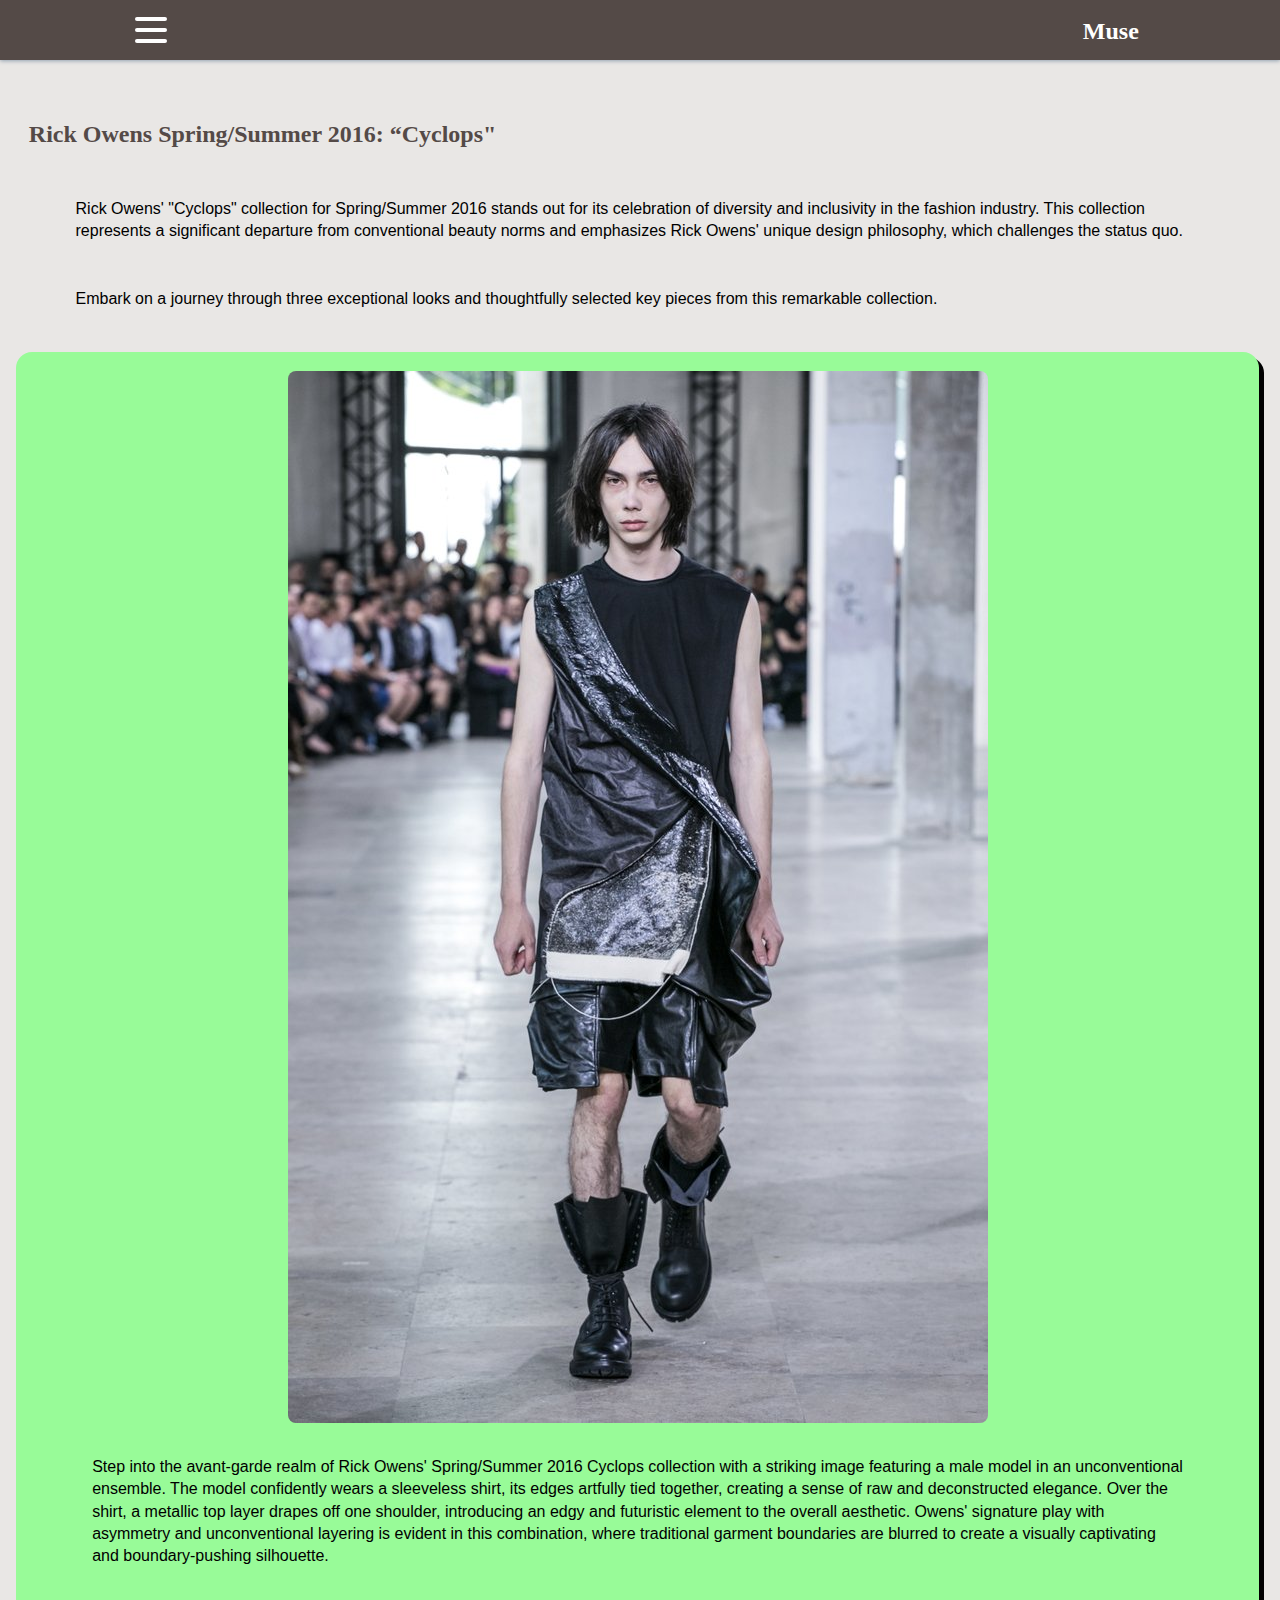
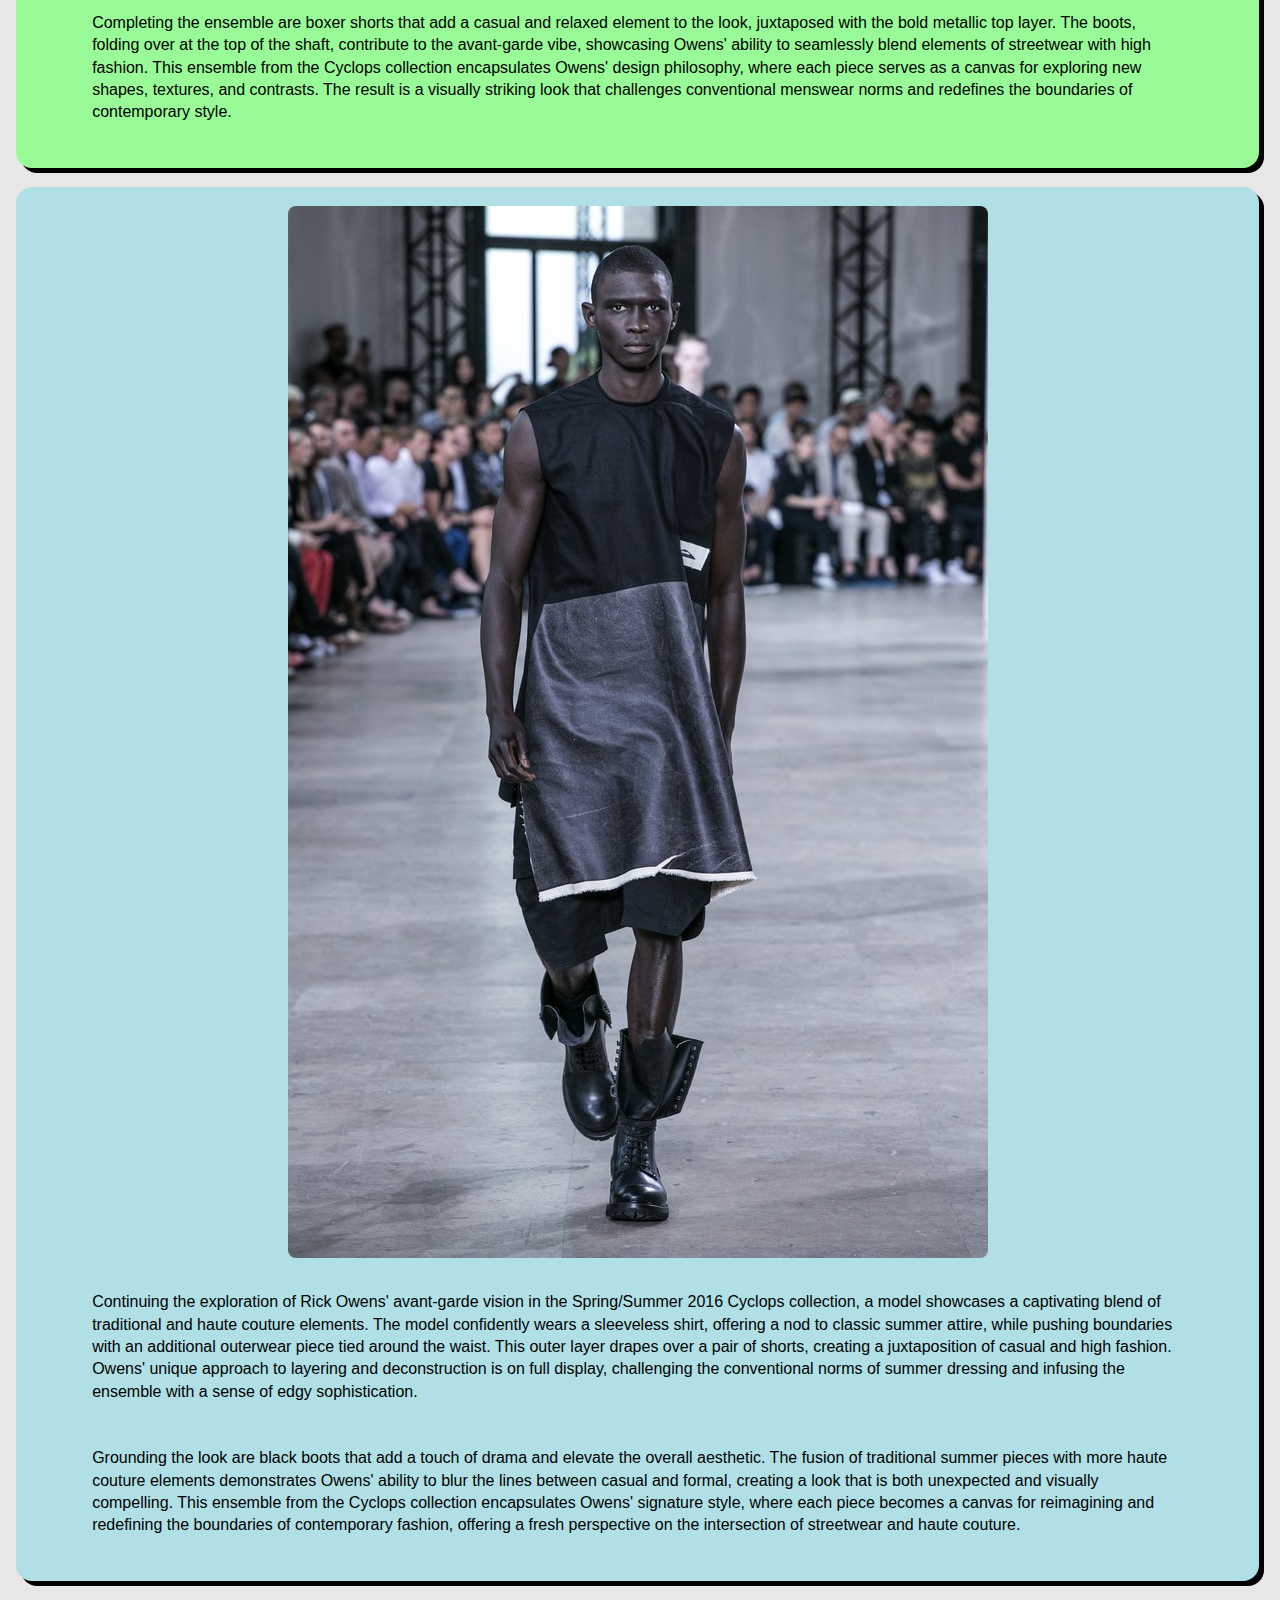
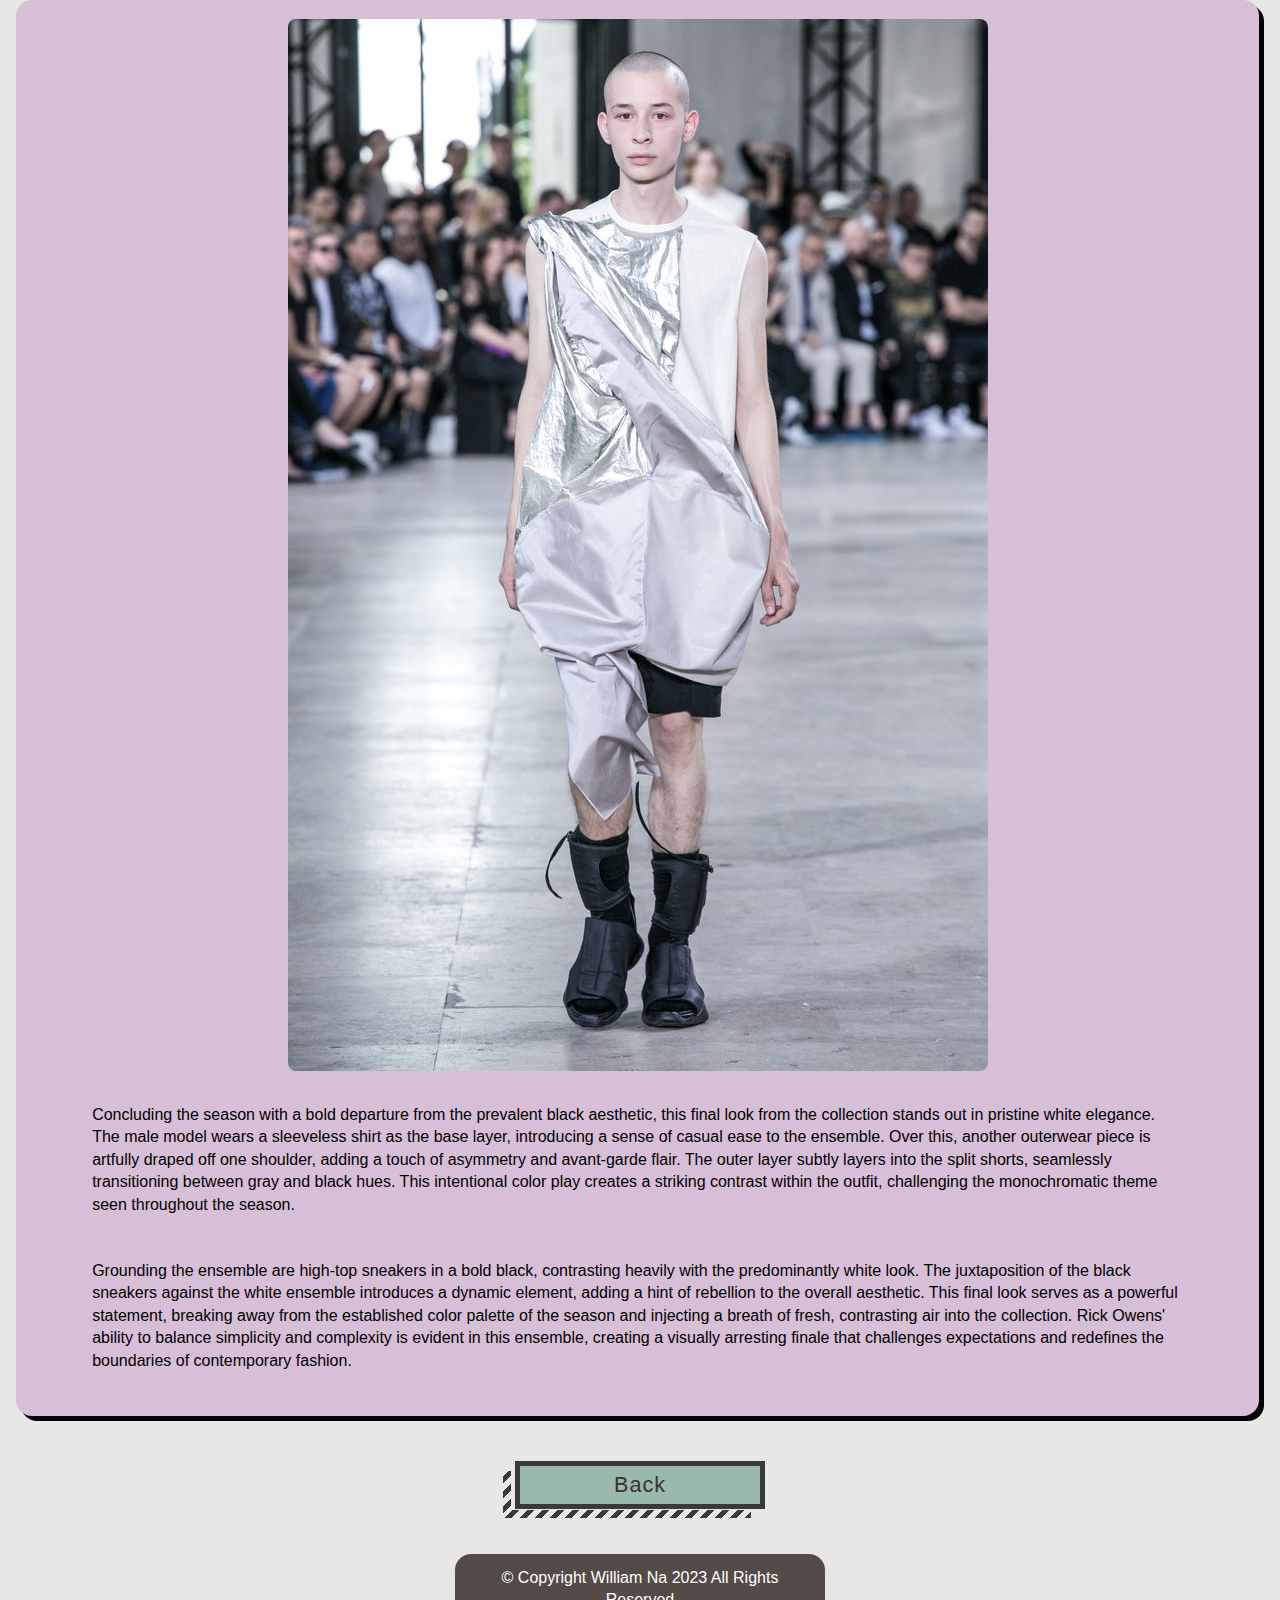
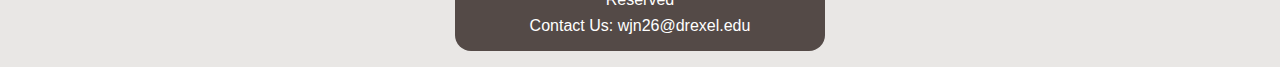
<file: rick-ss16.html>
<!DOCTYPE html>
<html lang="en">
<head>
    <meta charset="UTF-8">
    <meta name="viewport" content="width=device-width, initial-scale=1.0">
    <link href="styles/stylesheet1.css" rel="stylesheet">
    <title>Rick Owens Spring/Summer 2016</title>

</head>
<body>
    <header>
        <nav>
            <div class="navbar">
                <div class="container nav-container">
                  <input class="checkbox" type="checkbox" name="" id="" />
                  <div class="hamburger-lines">
                    <span class="line line1"></span>
                    <span class="line line2"></span>
                    <span class="line line3"></span>
                </div>  
    
                <div class="logo">
                    <a href="index.html" class="nav_branding">Muse</a>
                    
                </div>
    
                <div class="menu-items">
                    <li><a href="maison-margiela.html">Maison Margiela</a></li>
                    <li><a href="yohji-yamamoto.html">Yohji Yamamoto</a></li>
                    <li><a href="rick-owens.html">Rick Owens</a></li>
                    <li><a href="about.html">About</a></li>
                </div>
    
              </div>
            </div>

        </nav>    
    </header>

    <div class="main_content">
    <h2>Rick Owens Spring/Summer 2016: “Cyclops"</h2>

    <p>Rick Owens' "Cyclops" collection for Spring/Summer 2016 stands out for its celebration of diversity and inclusivity in the fashion industry. This collection represents a significant departure from conventional beauty norms and emphasizes Rick Owens' unique design philosophy, which challenges the status quo.</p>

    <p>Embark on a journey through three exceptional looks and thoughtfully selected key pieces from this remarkable collection.</p>

    <div class="img_box_r16a">
    <img src="./images/rick-owens/ss16-cyclops/ss16-halftop.jpg" alt="rick-ss16-header">

    <p>Step into the avant-garde realm of Rick Owens' Spring/Summer 2016 Cyclops collection with a striking image featuring a male model in an unconventional ensemble. The model confidently wears a sleeveless shirt, its edges artfully tied together, creating a sense of raw and deconstructed elegance. Over the shirt, a metallic top layer drapes off one shoulder, introducing an edgy and futuristic element to the overall aesthetic. Owens' signature play with asymmetry and unconventional layering is evident in this combination, where traditional garment boundaries are blurred to create a visually captivating and boundary-pushing silhouette.</p>

    <p>Completing the ensemble are boxer shorts that add a casual and relaxed element to the look, juxtaposed with the bold metallic top layer. The boots, folding over at the top of the shaft, contribute to the avant-garde vibe, showcasing Owens' ability to seamlessly blend elements of streetwear with high fashion. This ensemble from the Cyclops collection encapsulates Owens' design philosophy, where each piece serves as a canvas for exploring new shapes, textures, and contrasts. The result is a visually striking look that challenges conventional menswear norms and redefines the boundaries of contemporary style.</p>
    </div>

    <div class="img_box_r16b">
    <img src="./images/rick-owens/ss16-cyclops/ss16-twotone.jpg" alt="rick-ss16-lookbook1">

    <p>Continuing the exploration of Rick Owens' avant-garde vision in the Spring/Summer 2016 Cyclops collection, a model showcases a captivating blend of traditional and haute couture elements. The model confidently wears a sleeveless shirt, offering a nod to classic summer attire, while pushing boundaries with an additional outerwear piece tied around the waist. This outer layer drapes over a pair of shorts, creating a juxtaposition of casual and high fashion. Owens' unique approach to layering and deconstruction is on full display, challenging the conventional norms of summer dressing and infusing the ensemble with a sense of edgy sophistication.</p>

    <p>Grounding the look are black boots that add a touch of drama and elevate the overall aesthetic. The fusion of traditional summer pieces with more haute couture elements demonstrates Owens' ability to blur the lines between casual and formal, creating a look that is both unexpected and visually compelling. This ensemble from the Cyclops collection encapsulates Owens' signature style, where each piece becomes a canvas for reimagining and redefining the boundaries of contemporary fashion, offering a fresh perspective on the intersection of streetwear and haute couture.</p>    
    </div>

    <div class="img_box_r16c">
    <img src="./images/rick-owens/ss16-cyclops/ss16-whitelayer.jpg" alt="rick-ss16-lookbook2">

    <p>Concluding the season with a bold departure from the prevalent black aesthetic, this final look from the collection stands out in pristine white elegance. The male model wears a sleeveless shirt as the base layer, introducing a sense of casual ease to the ensemble. Over this, another outerwear piece is artfully draped off one shoulder, adding a touch of asymmetry and avant-garde flair. The outer layer subtly layers into the split shorts, seamlessly transitioning between gray and black hues. This intentional color play creates a striking contrast within the outfit, challenging the monochromatic theme seen throughout the season.</p>

    <p>Grounding the ensemble are high-top sneakers in a bold black, contrasting heavily with the predominantly white look. The juxtaposition of the black sneakers against the white ensemble introduces a dynamic element, adding a hint of rebellion to the overall aesthetic. This final look serves as a powerful statement, breaking away from the established color palette of the season and injecting a breath of fresh, contrasting air into the collection. Rick Owens' ability to balance simplicity and complexity is evident in this ensemble, creating a visually arresting finale that challenges expectations and redefines the boundaries of contemporary fashion.</p>
    </div>
    
</div>
<button class="btn striped-shadow dark"><span><a href="rick-owens.html" class="btn_a">Back</a></span></button>

</body>

<footer>

<p class="footer_p1">&copy; Copyright William Na 2023 All Rights Reserved</p>
<p class="footer_p2">Contact Us: wjn26@drexel.edu</p>

</footer>

</html>
</file>
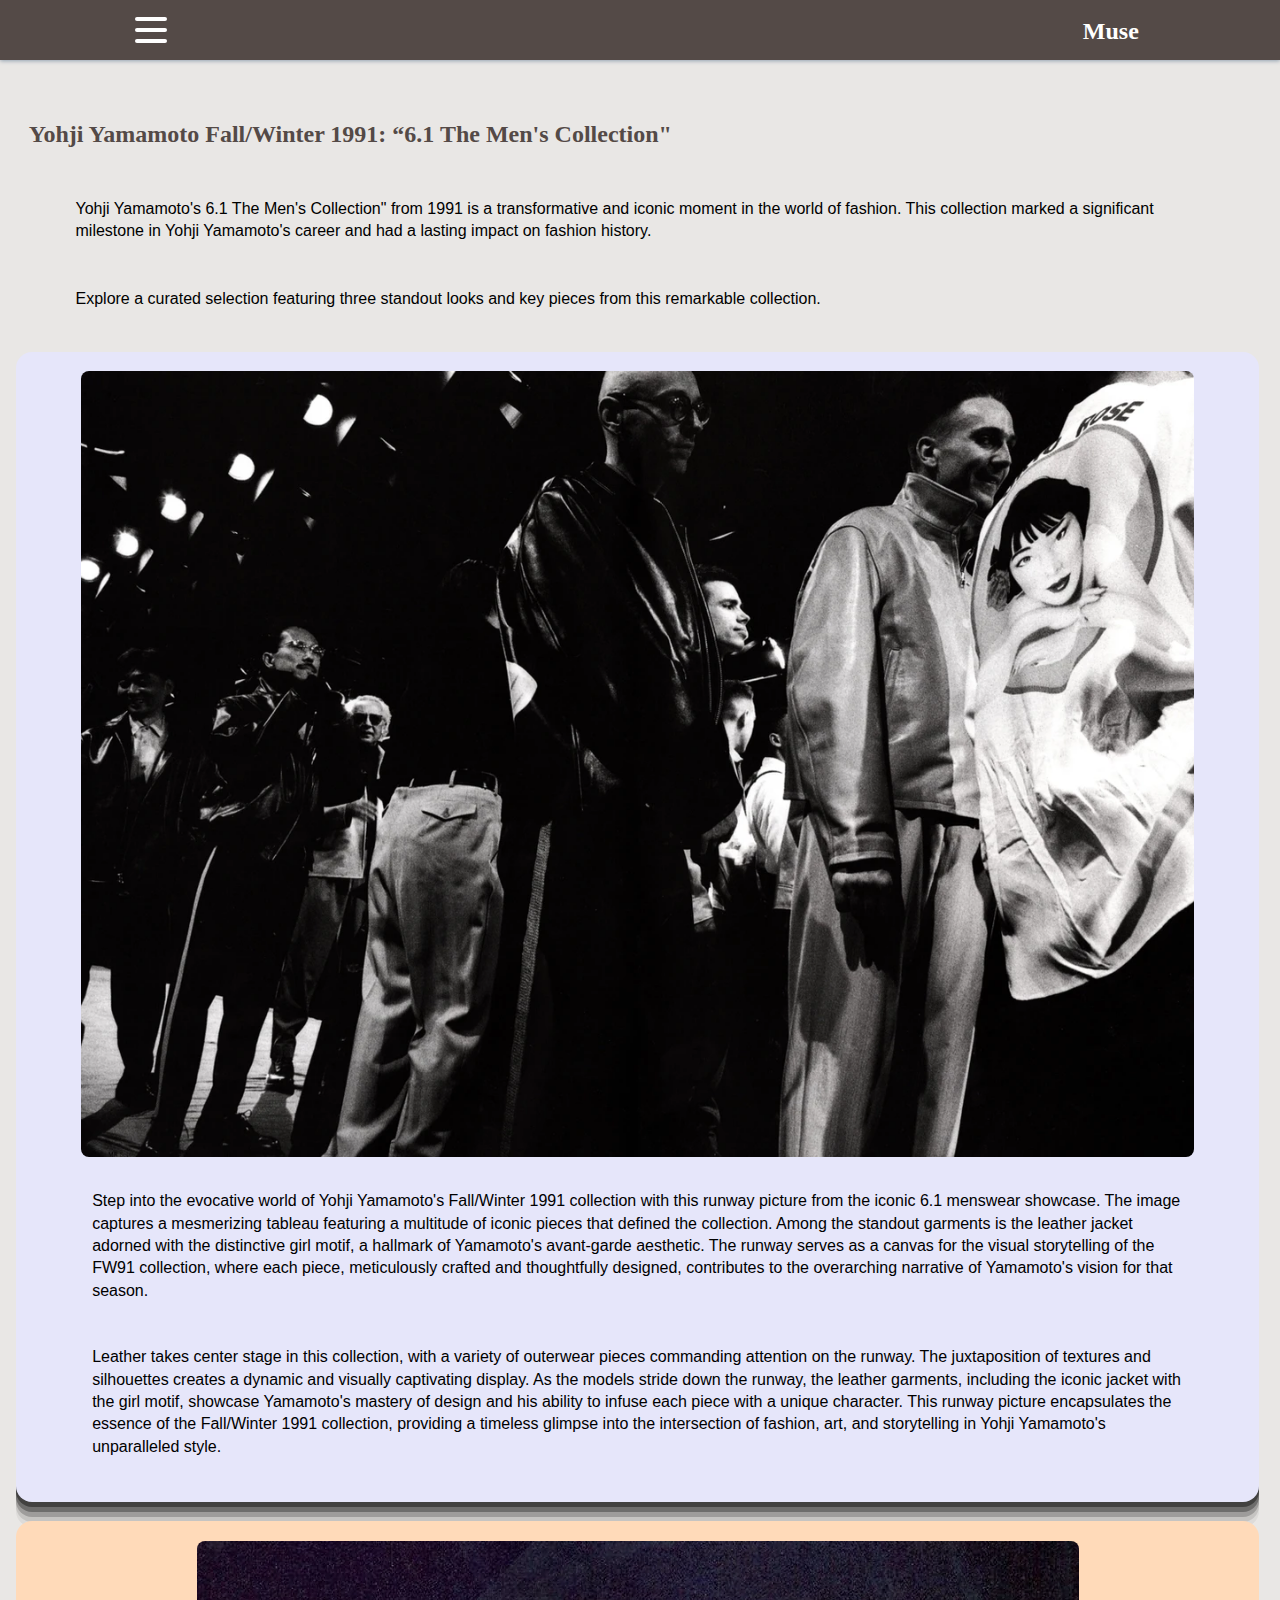
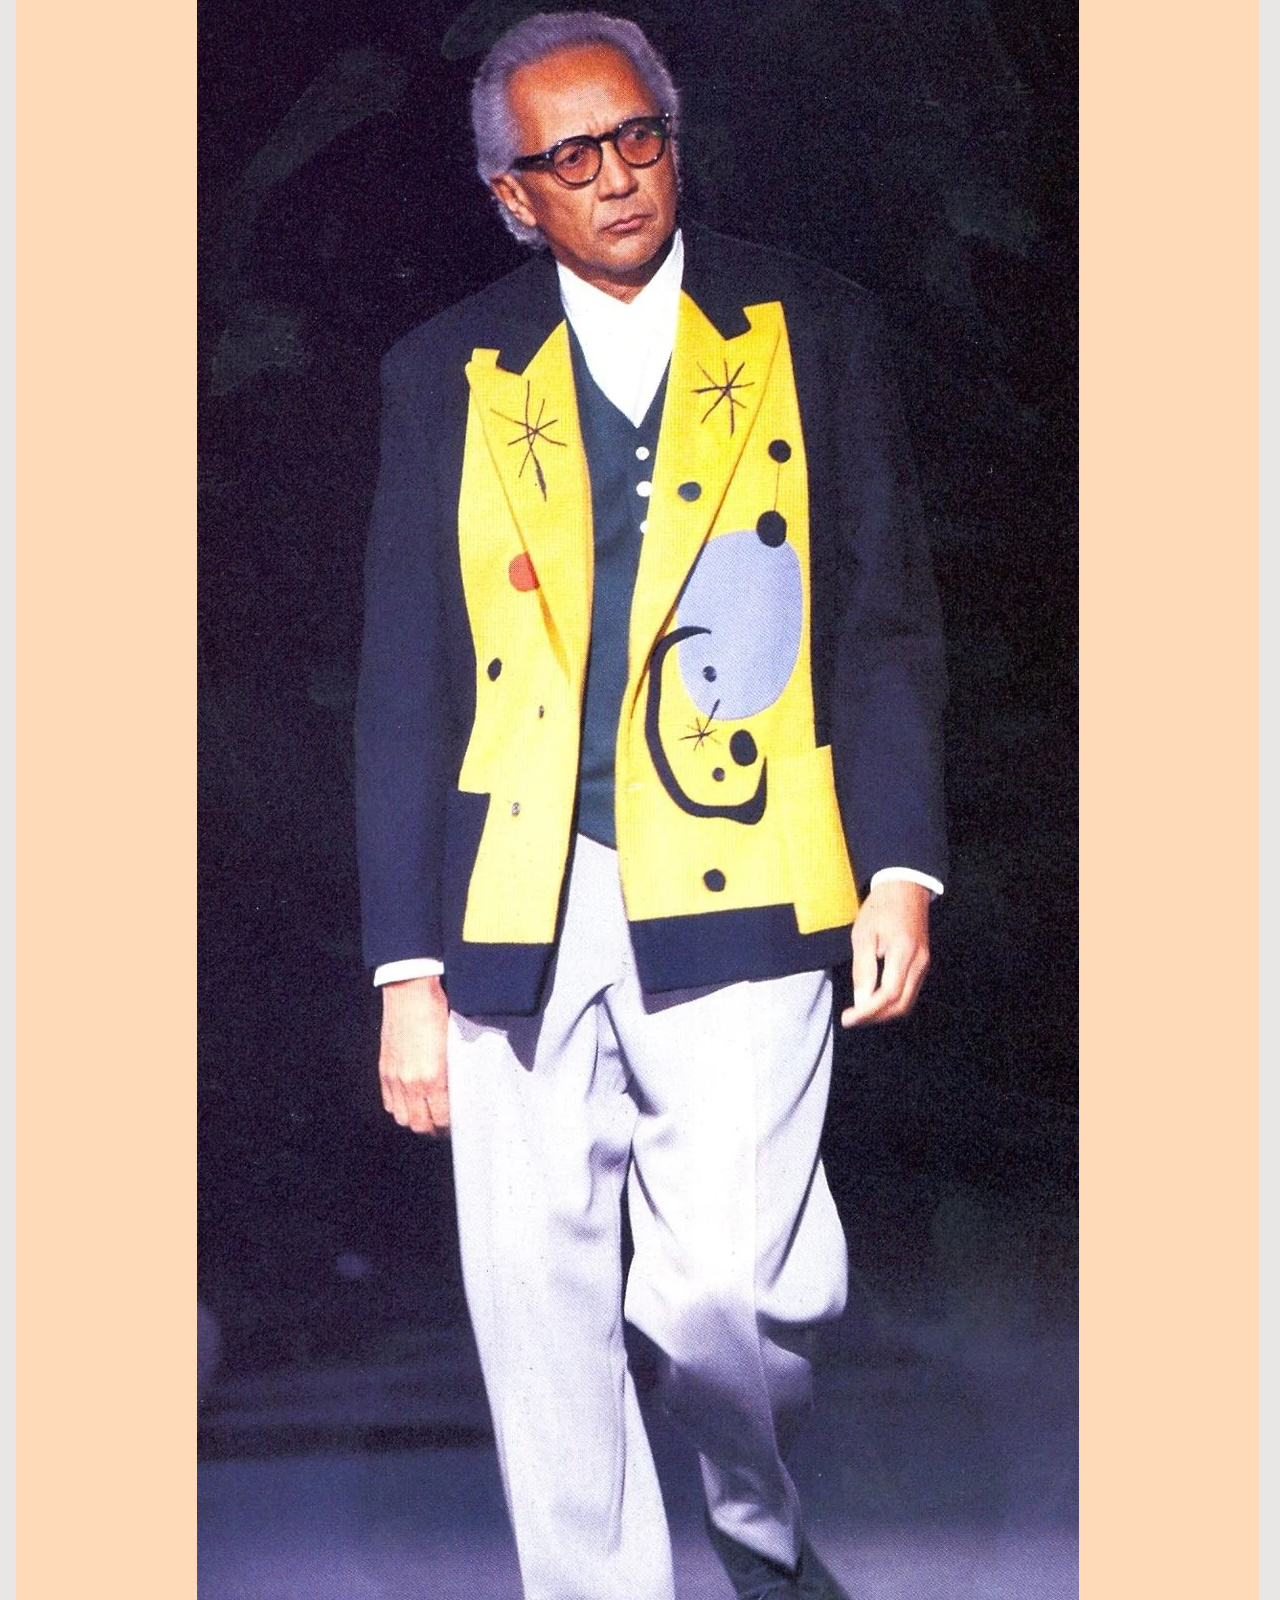
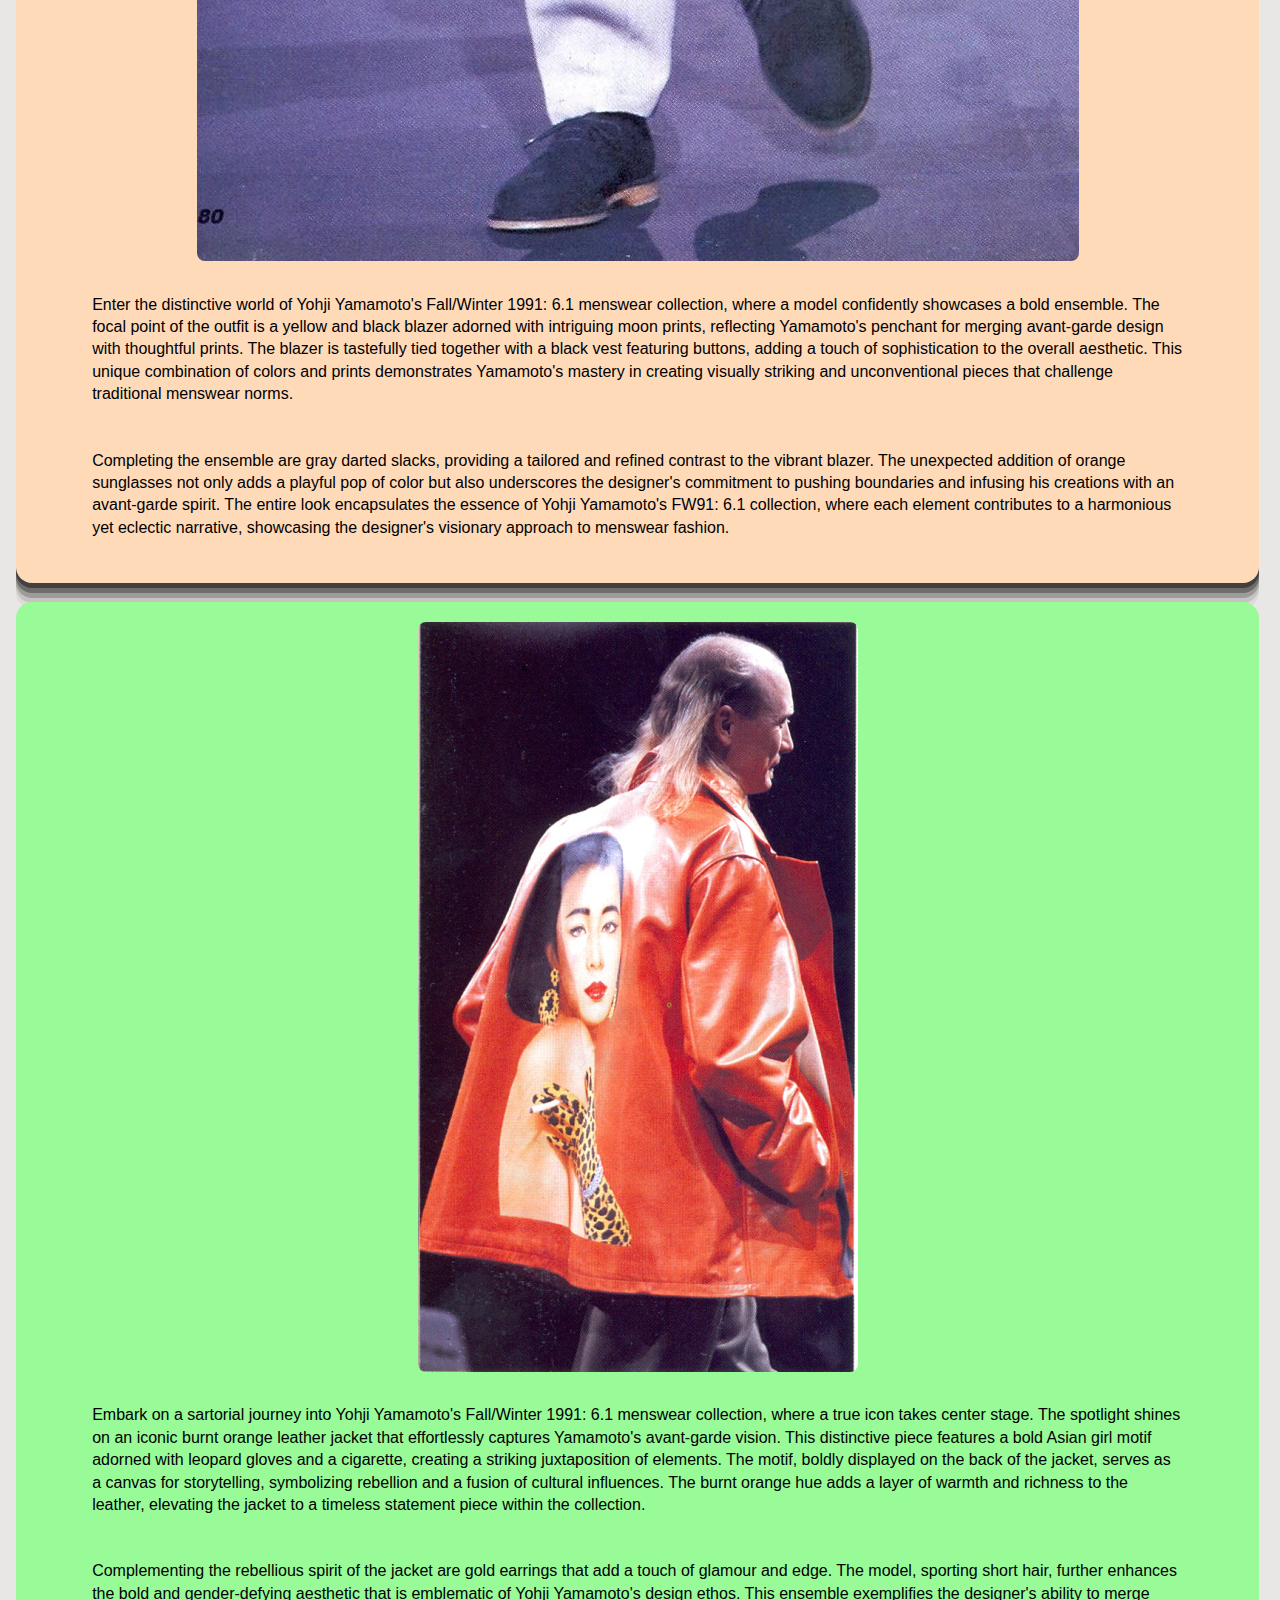
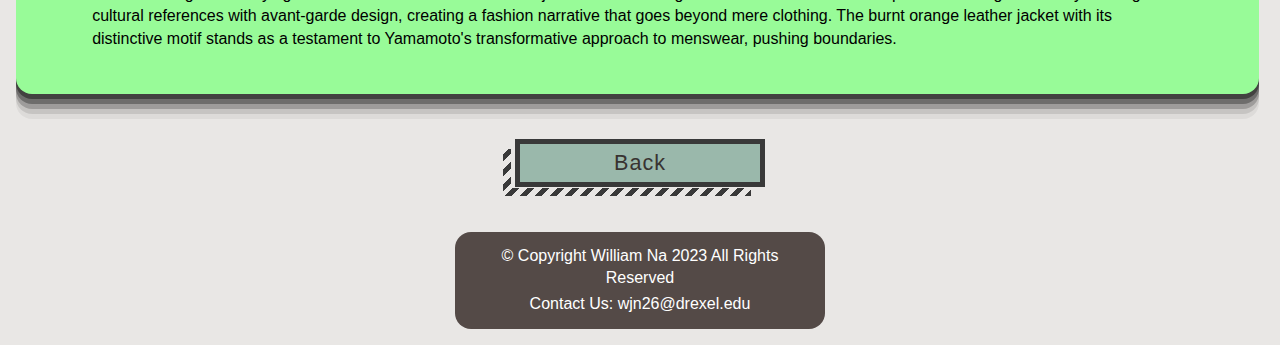
<file: yohji-fw91.html>
<!DOCTYPE html>
<html lang="en">
<head>
    <meta charset="UTF-8">
    <meta name="viewport" content="width=device-width, initial-scale=1.0">
    <link href="styles/stylesheet1.css" rel="stylesheet">
    <title>Yohji Yamamoto Fall/Winter 1991</title>

</head>
<body>
    <header>
        <nav>
            <div class="navbar">
                <div class="container nav-container">
                  <input class="checkbox" type="checkbox" name="" id="" />
                  <div class="hamburger-lines">
                    <span class="line line1"></span>
                    <span class="line line2"></span>
                    <span class="line line3"></span>
                </div>  
    
                <div class="logo">
                    <a href="index.html" class="nav_branding">Muse</a>
                    
                </div>
    
                <div class="menu-items">
                    <li><a href="maison-margiela.html">Maison Margiela</a></li>
                    <li><a href="yohji-yamamoto.html">Yohji Yamamoto</a></li>
                    <li><a href="rick-owens.html">Rick Owens</a></li>
                    <li><a href="about.html">About</a></li>
                </div>
    
              </div>
            </div>

        </nav>    
    </header>

    <div class="main_content">
    <h2>Yohji Yamamoto Fall/Winter 1991: “6.1 The Men's Collection"</h2>

    <p>Yohji Yamamoto's 6.1 The Men's Collection" from 1991 is a transformative and iconic moment in the world of fashion. This collection marked a significant milestone in Yohji Yamamoto's career and had a lasting impact on fashion history.</p>

    <p>Explore a curated selection featuring three standout looks and key pieces from this remarkable collection.</p>

    <div class="img_box_y91a">
    <img src="./images/yohji-yamamoto/fw91-6.1/fw91-bnw.webp" alt="yohji-fw91-header">

    <p>Step into the evocative world of Yohji Yamamoto's Fall/Winter 1991 collection with this runway picture from the iconic 6.1 menswear showcase. The image captures a mesmerizing tableau featuring a multitude of iconic pieces that defined the collection. Among the standout garments is the leather jacket adorned with the distinctive girl motif, a hallmark of Yamamoto's avant-garde aesthetic. The runway serves as a canvas for the visual storytelling of the FW91 collection, where each piece, meticulously crafted and thoughtfully designed, contributes to the overarching narrative of Yamamoto's vision for that season.</p>

    <p>Leather takes center stage in this collection, with a variety of outerwear pieces commanding attention on the runway. The juxtaposition of textures and silhouettes creates a dynamic and visually captivating display. As the models stride down the runway, the leather garments, including the iconic jacket with the girl motif, showcase Yamamoto's mastery of design and his ability to infuse each piece with a unique character. This runway picture encapsulates the essence of the Fall/Winter 1991 collection, providing a timeless glimpse into the intersection of fashion, art, and storytelling in Yohji Yamamoto's unparalleled style.</p>  
    </div>

    <div class="img_box_y91b">
    <img src="./images/yohji-yamamoto/fw91-6.1/fw91-yellow.webp" alt="yohji-fw91-lookbook1">
    <p>Enter the distinctive world of Yohji Yamamoto's Fall/Winter 1991: 6.1 menswear collection, where a model confidently showcases a bold ensemble. The focal point of the outfit is a yellow and black blazer adorned with intriguing moon prints, reflecting Yamamoto's penchant for merging avant-garde design with thoughtful prints. The blazer is tastefully tied together with a black vest featuring buttons, adding a touch of sophistication to the overall aesthetic. This unique combination of colors and prints demonstrates Yamamoto's mastery in creating visually striking and unconventional pieces that challenge traditional menswear norms.</p>

    <p>Completing the ensemble are gray darted slacks, providing a tailored and refined contrast to the vibrant blazer. The unexpected addition of orange sunglasses not only adds a playful pop of color but also underscores the designer's commitment to pushing boundaries and infusing his creations with an avant-garde spirit. The entire look encapsulates the essence of Yohji Yamamoto's FW91: 6.1 collection, where each element contributes to a harmonious yet eclectic narrative, showcasing the designer's visionary approach to menswear fashion.</p>    
    </div>


    <div class="img_box_y91c">
    <img src="./images/yohji-yamamoto/fw91-6.1/fw91-orange.png" alt="yohji-fw91-lookbook2">
    <p>Embark on a sartorial journey into Yohji Yamamoto's Fall/Winter 1991: 6.1 menswear collection, where a true icon takes center stage. The spotlight shines on an iconic burnt orange leather jacket that effortlessly captures Yamamoto's avant-garde vision. This distinctive piece features a bold Asian girl motif adorned with leopard gloves and a cigarette, creating a striking juxtaposition of elements. The motif, boldly displayed on the back of the jacket, serves as a canvas for storytelling, symbolizing rebellion and a fusion of cultural influences. The burnt orange hue adds a layer of warmth and richness to the leather, elevating the jacket to a timeless statement piece within the collection.</p>

    <p>Complementing the rebellious spirit of the jacket are gold earrings that add a touch of glamour and edge. The model, sporting short hair, further enhances the bold and gender-defying aesthetic that is emblematic of Yohji Yamamoto's design ethos. This ensemble exemplifies the designer's ability to merge cultural references with avant-garde design, creating a fashion narrative that goes beyond mere clothing. The burnt orange leather jacket with its distinctive motif stands as a testament to Yamamoto's transformative approach to menswear, pushing boundaries.</p>    
    </div>

</div>
<button class="btn striped-shadow dark"><span><a href="yohji-yamamoto.html" class="btn_a">Back</a></span></button>

</body>

<footer>

<p class="footer_p1">&copy; Copyright William Na 2023 All Rights Reserved</p>
<p class="footer_p2">Contact Us: wjn26@drexel.edu</p>

</footer>

</html>
</file>
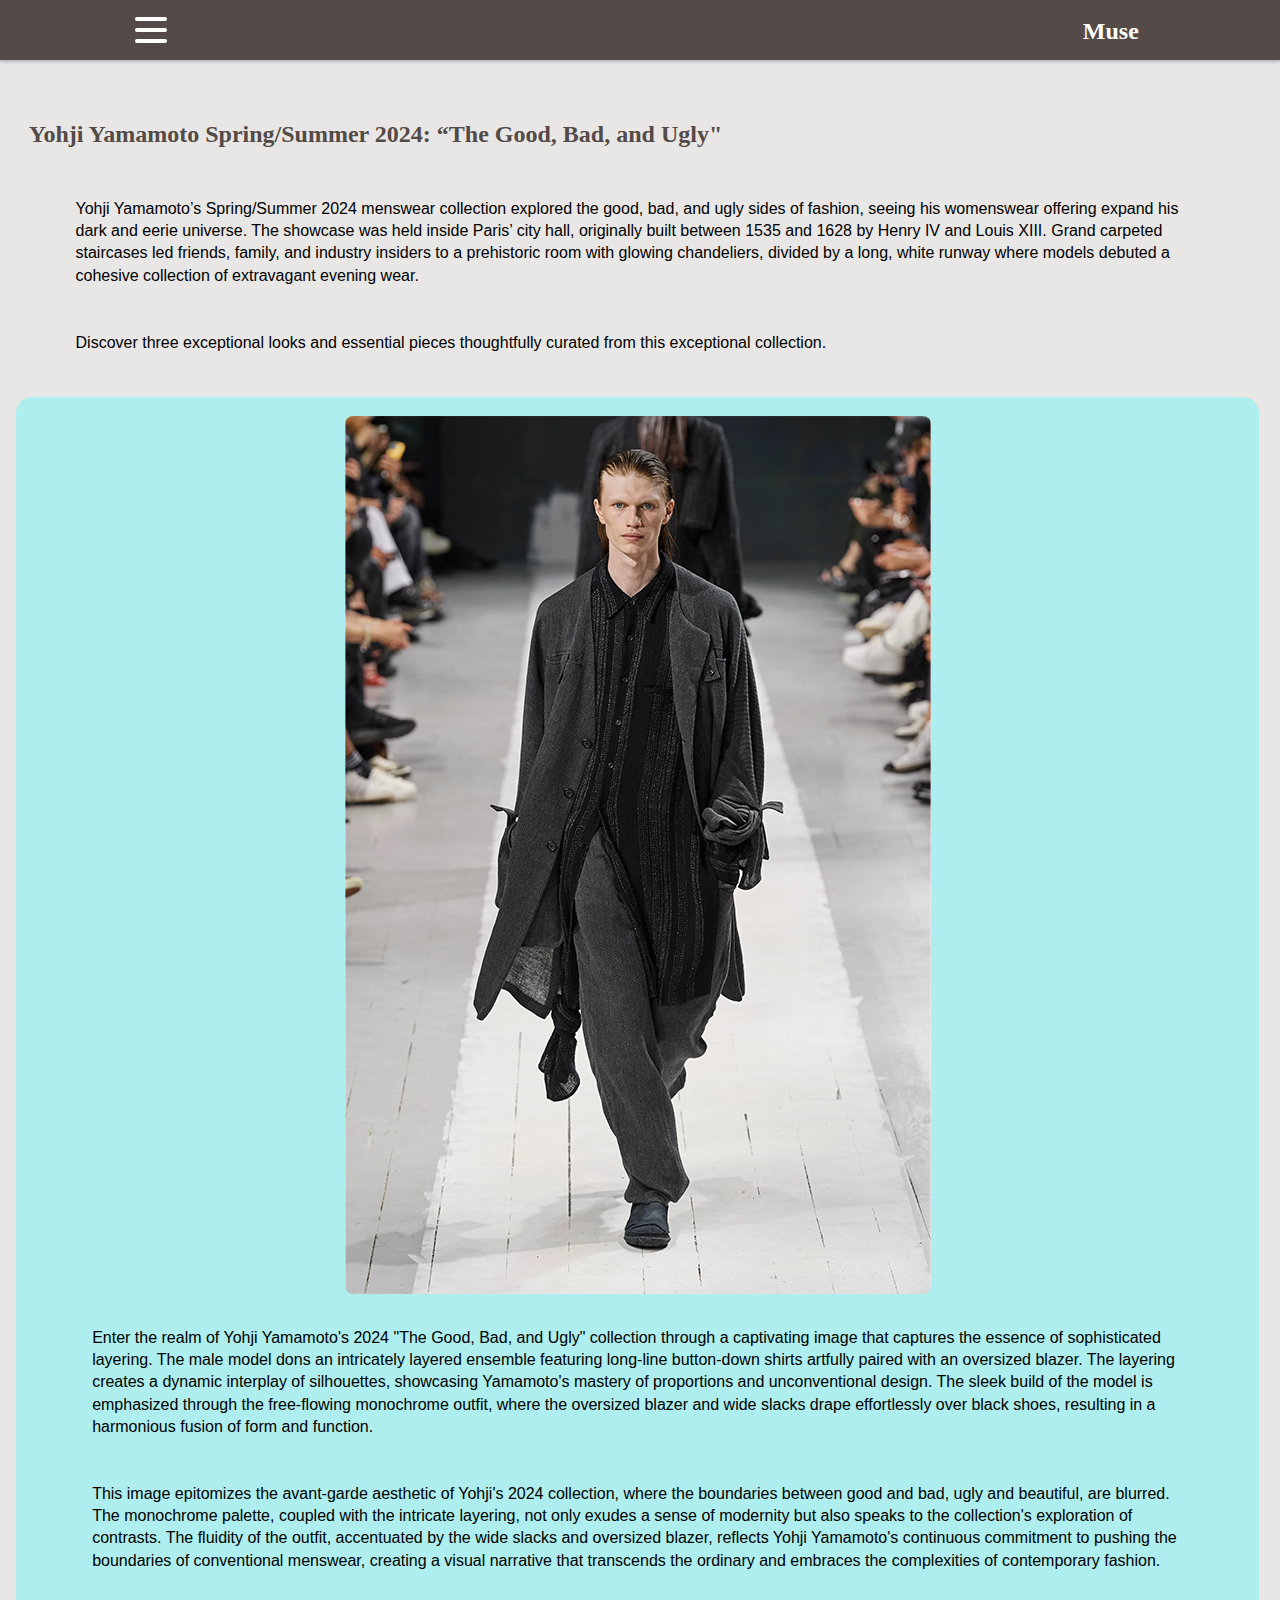
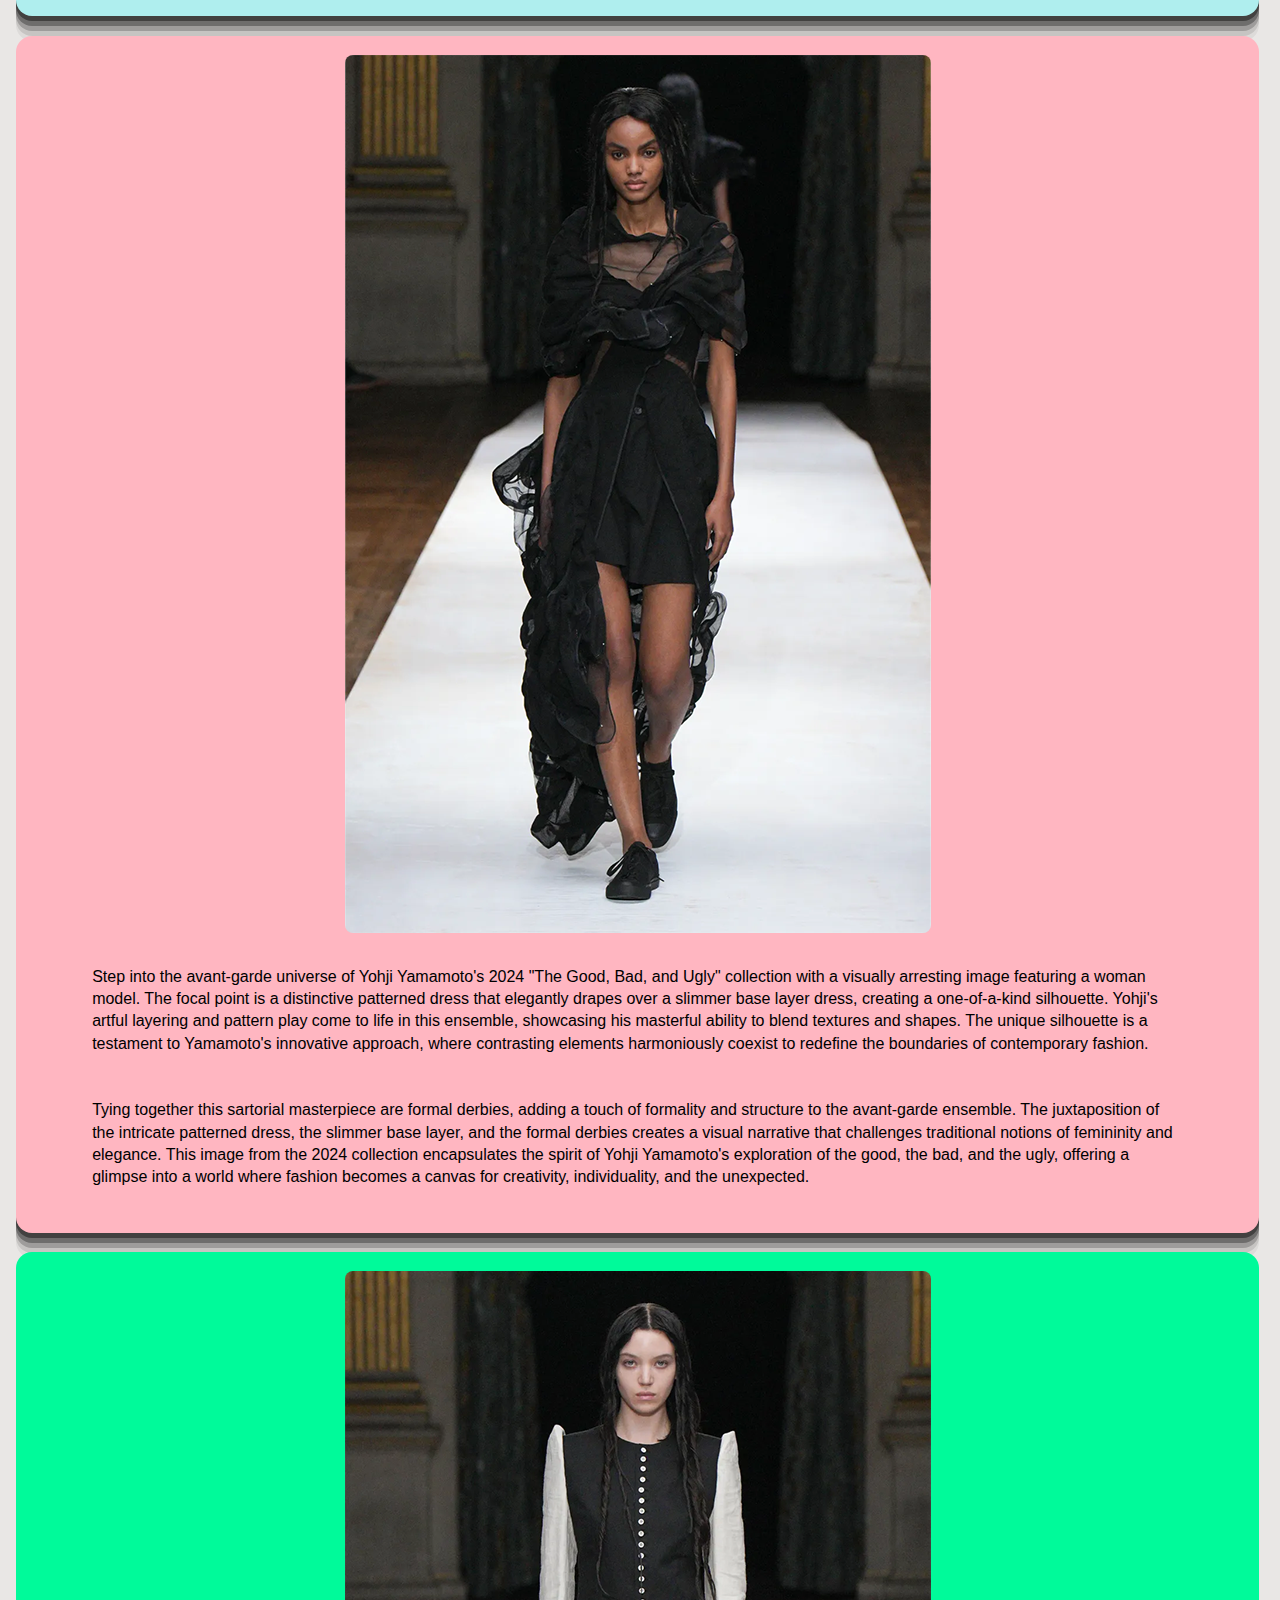
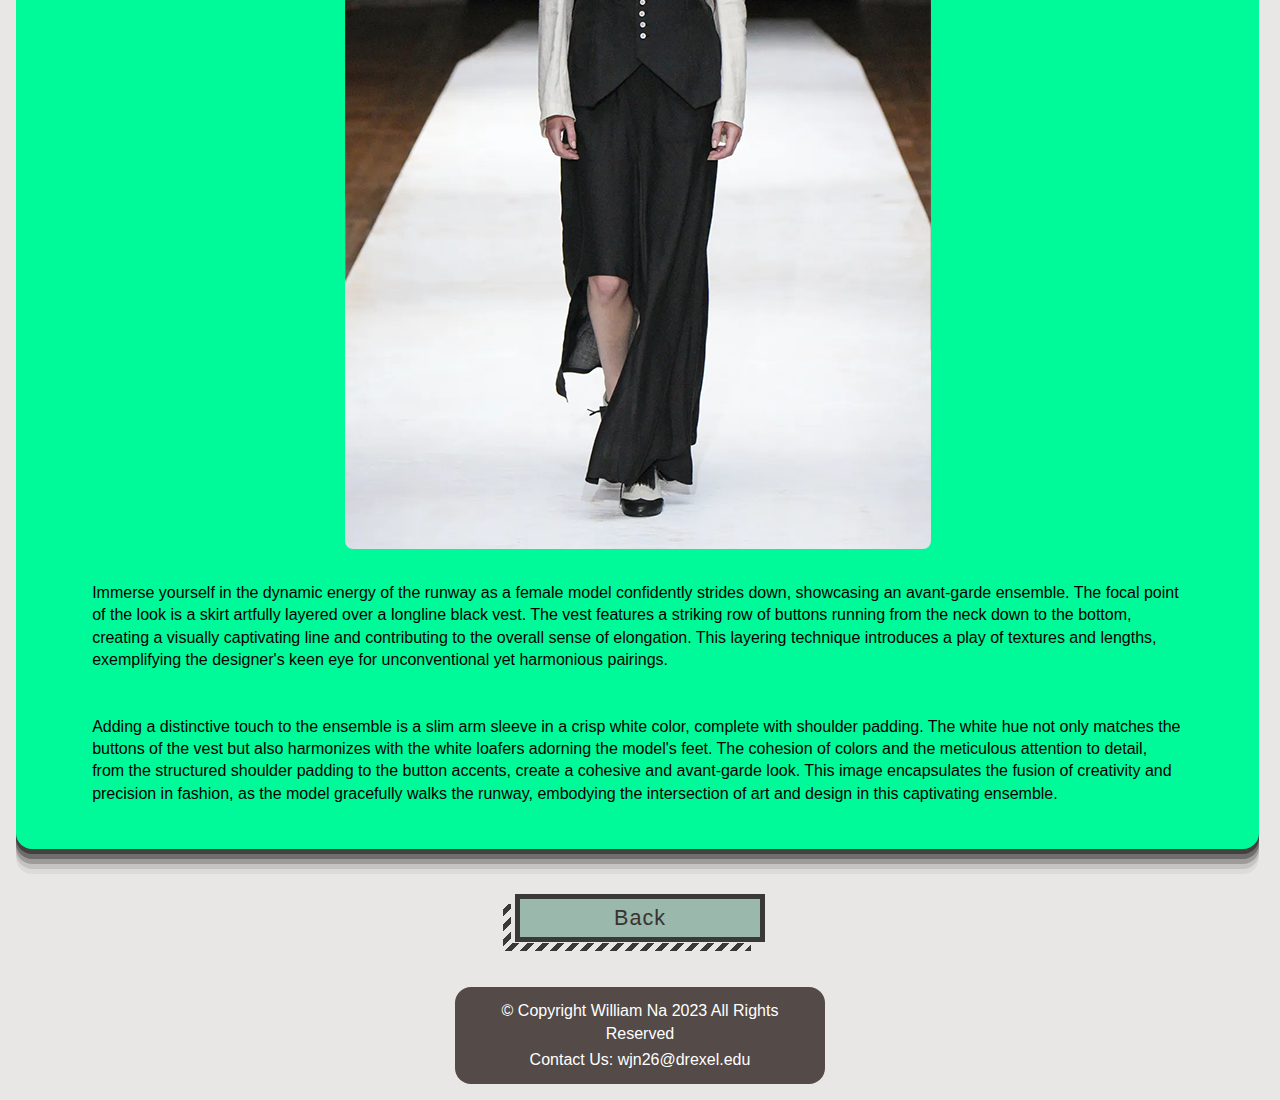
<file: yohji-ss24.html>
<!DOCTYPE html>
<html lang="en">
<head>
    <meta charset="UTF-8">
    <meta name="viewport" content="width=device-width, initial-scale=1.0">
    <link href="styles/stylesheet1.css" rel="stylesheet">
    <title>Yohji Yamamoto Spring/Summer 2024</title>

</head>
<body>
    <header>
        <nav>
            <div class="navbar">
                <div class="container nav-container">
                  <input class="checkbox" type="checkbox" name="" id="" />
                  <div class="hamburger-lines">
                    <span class="line line1"></span>
                    <span class="line line2"></span>
                    <span class="line line3"></span>
                </div>  
    
                <div class="logo">
                    <a href="index.html" class="nav_branding">Muse</a>
                    
                </div>
    
                <div class="menu-items">
                    <li><a href="maison-margiela.html">Maison Margiela</a></li>
                    <li><a href="yohji-yamamoto.html">Yohji Yamamoto</a></li>
                    <li><a href="rick-owens.html">Rick Owens</a></li>
                    <li><a href="about.html">About</a></li>
                </div>
    
              </div>
            </div>

        </nav>    
    </header>

    <div class="main_content">
    <h2>Yohji Yamamoto Spring/Summer 2024: “The Good, Bad, and Ugly"</h2>

    <p>Yohji Yamamoto’s Spring/Summer 2024 menswear collection explored the good, bad, and ugly sides of fashion, seeing his womenswear offering expand his dark and eerie universe. The showcase was held inside Paris’ city hall, originally built between 1535 and 1628 by Henry IV and Louis XIII. Grand carpeted staircases led friends, family, and industry insiders to a prehistoric room with glowing chandeliers, divided by a long, white runway where models debuted a cohesive collection of extravagant evening wear.</p>

    <p>Discover three exceptional looks and essential pieces thoughtfully curated from this exceptional collection.</p>

    <div class="img_box_y24a">
    <img src="./images/yohji-yamamoto/ss24-goodbadugly/ss24-layer.webp" alt="yohji-ss24-header">

    <p>Enter the realm of Yohji Yamamoto's 2024 "The Good, Bad, and Ugly" collection through a captivating image that captures the essence of sophisticated layering. The male model dons an intricately layered ensemble featuring long-line button-down shirts artfully paired with an oversized blazer. The layering creates a dynamic interplay of silhouettes, showcasing Yamamoto's mastery of proportions and unconventional design. The sleek build of the model is emphasized through the free-flowing monochrome outfit, where the oversized blazer and wide slacks drape effortlessly over black shoes, resulting in a harmonious fusion of form and function.</p>

    <p>This image epitomizes the avant-garde aesthetic of Yohji's 2024 collection, where the boundaries between good and bad, ugly and beautiful, are blurred. The monochrome palette, coupled with the intricate layering, not only exudes a sense of modernity but also speaks to the collection's exploration of contrasts. The fluidity of the outfit, accentuated by the wide slacks and oversized blazer, reflects Yohji Yamamoto's continuous commitment to pushing the boundaries of conventional menswear, creating a visual narrative that transcends the ordinary and embraces the complexities of contemporary fashion.</p>
    </div>

    <div class="img_box_y24b">
    <img src="./images/yohji-yamamoto/ss24-goodbadugly/ss24-dress.webp" alt="yohji-ss24-lookbook1">

    <p>Step into the avant-garde universe of Yohji Yamamoto's 2024 "The Good, Bad, and Ugly" collection with a visually arresting image featuring a woman model. The focal point is a distinctive patterned dress that elegantly drapes over a slimmer base layer dress, creating a one-of-a-kind silhouette. Yohji's artful layering and pattern play come to life in this ensemble, showcasing his masterful ability to blend textures and shapes. The unique silhouette is a testament to Yamamoto's innovative approach, where contrasting elements harmoniously coexist to redefine the boundaries of contemporary fashion.</p>

    <p>Tying together this sartorial masterpiece are formal derbies, adding a touch of formality and structure to the avant-garde ensemble. The juxtaposition of the intricate patterned dress, the slimmer base layer, and the formal derbies creates a visual narrative that challenges traditional notions of femininity and elegance. This image from the 2024 collection encapsulates the spirit of Yohji Yamamoto's exploration of the good, the bad, and the ugly, offering a glimpse into a world where fashion becomes a canvas for creativity, individuality, and the unexpected.</p>
    </div>

    <div class="img_box_y24c">
    <img src="./images/yohji-yamamoto/ss24-goodbadugly/ss24-buttondown.webp" alt="yohji-ss24-lookbook2">

    <p>Immerse yourself in the dynamic energy of the runway as a female model confidently strides down, showcasing an avant-garde ensemble. The focal point of the look is a skirt artfully layered over a longline black vest. The vest features a striking row of buttons running from the neck down to the bottom, creating a visually captivating line and contributing to the overall sense of elongation. This layering technique introduces a play of textures and lengths, exemplifying the designer's keen eye for unconventional yet harmonious pairings.</p>

    <p>Adding a distinctive touch to the ensemble is a slim arm sleeve in a crisp white color, complete with shoulder padding. The white hue not only matches the buttons of the vest but also harmonizes with the white loafers adorning the model's feet. The cohesion of colors and the meticulous attention to detail, from the structured shoulder padding to the button accents, create a cohesive and avant-garde look. This image encapsulates the fusion of creativity and precision in fashion, as the model gracefully walks the runway, embodying the intersection of art and design in this captivating ensemble.</p>
    </div>

</div>
<button class="btn striped-shadow dark"><span><a href="yohji-yamamoto.html" class="btn_a">Back</a></span></button>

</body>

<footer>

<p class="footer_p1">&copy; Copyright William Na 2023 All Rights Reserved</p>
<p class="footer_p2">Contact Us: wjn26@drexel.edu</p>

</footer>

</html>
</file>
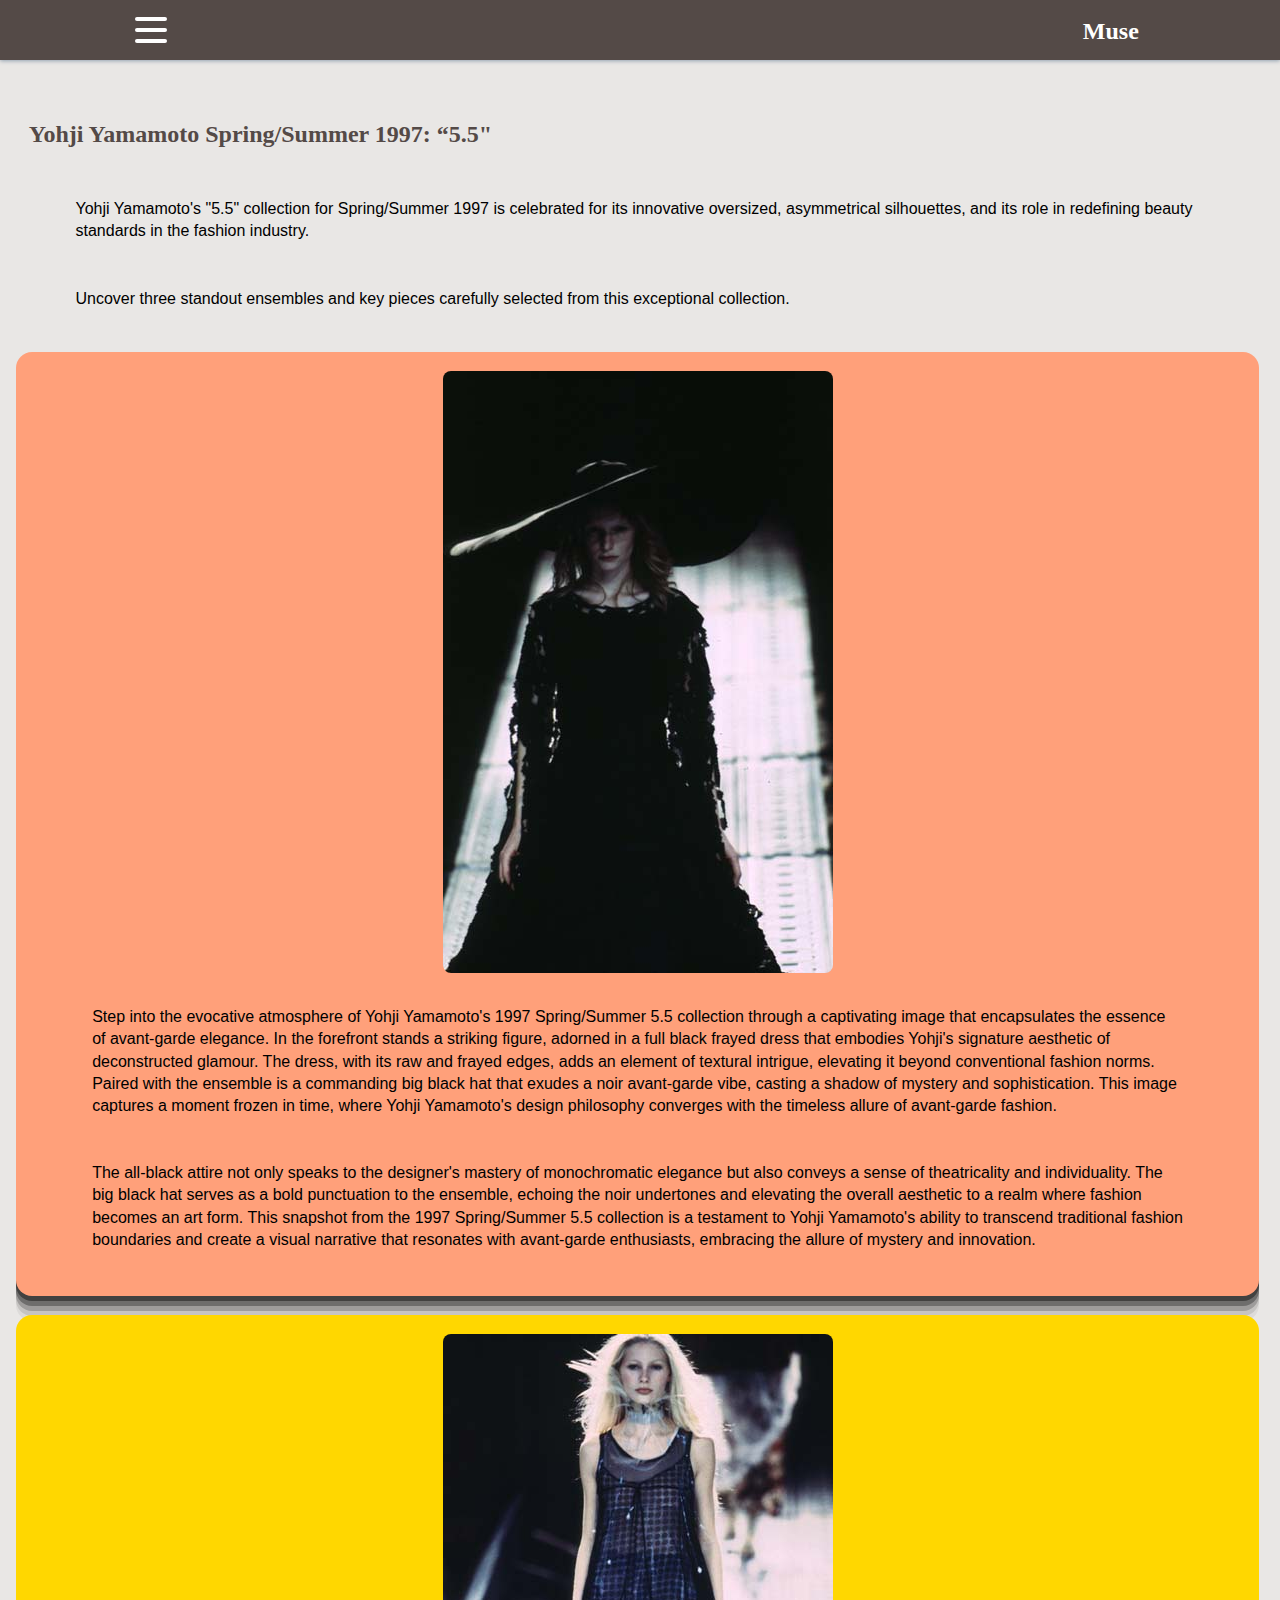
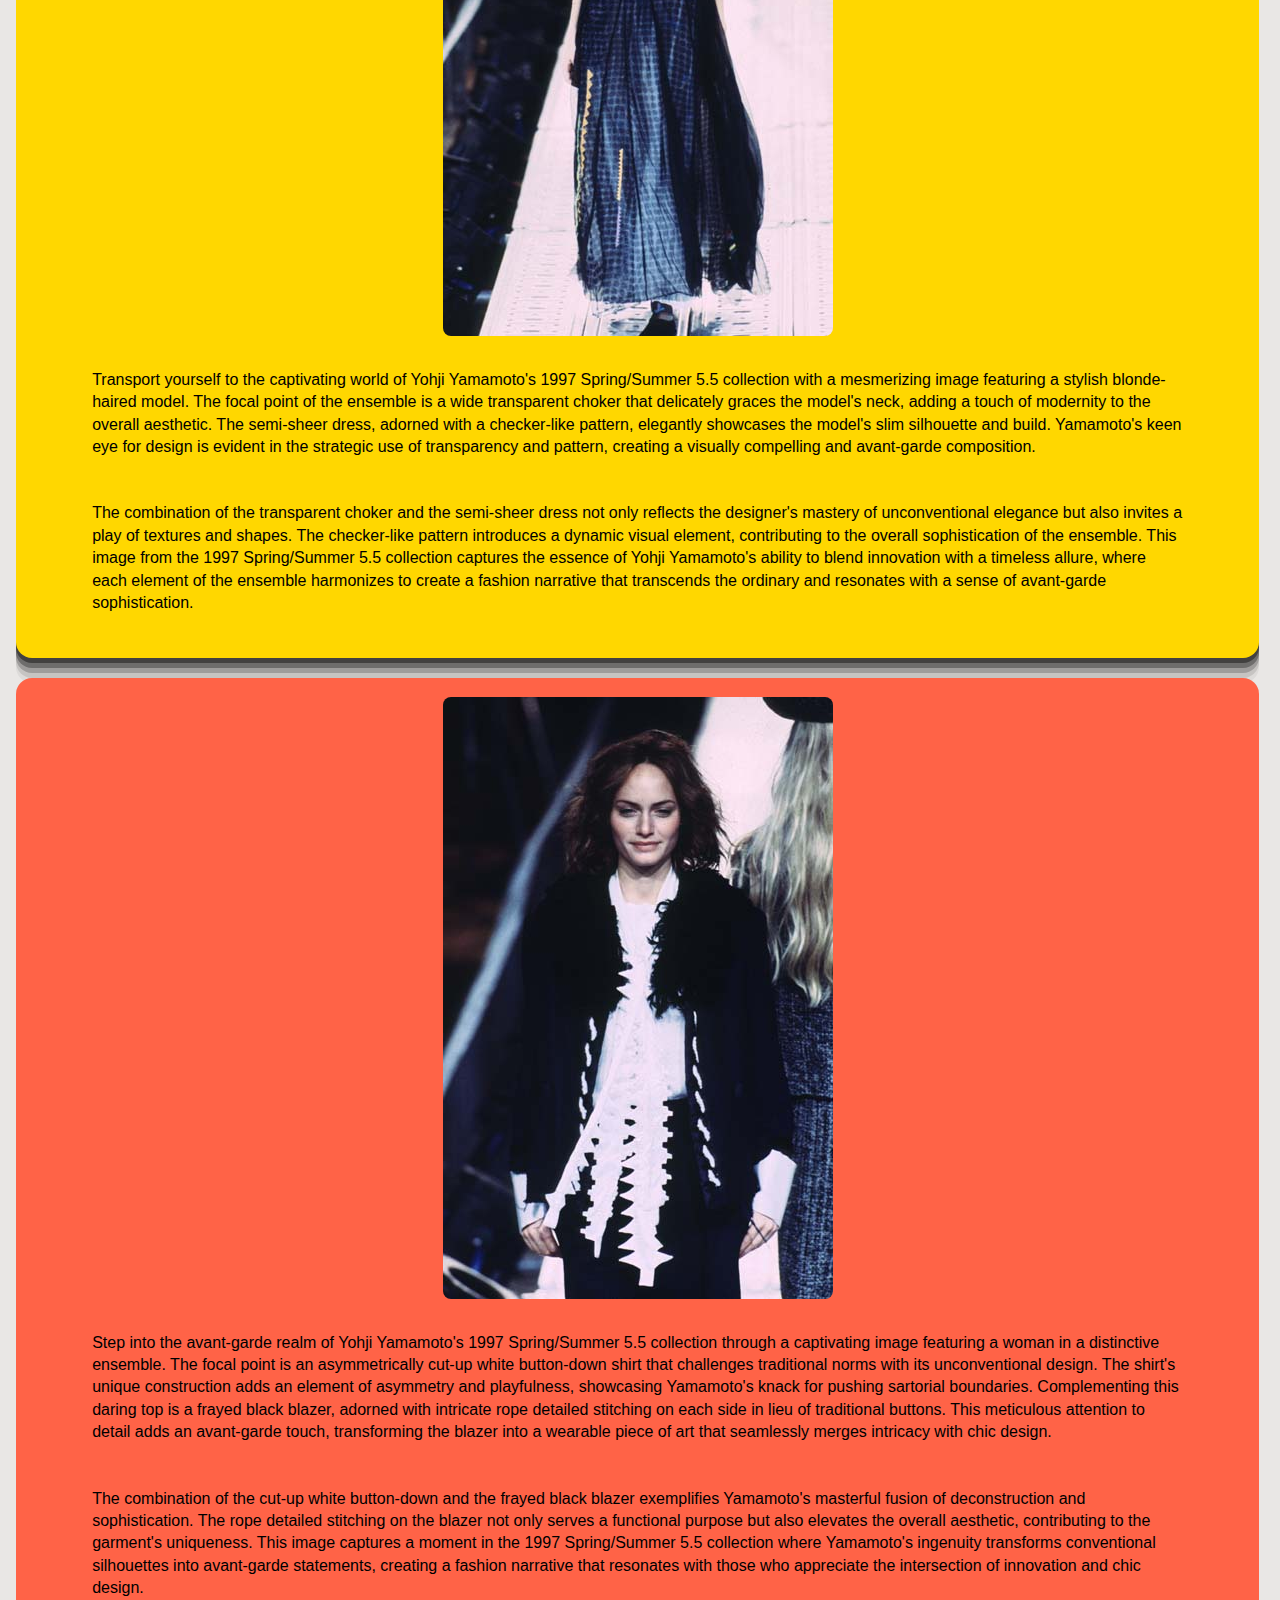
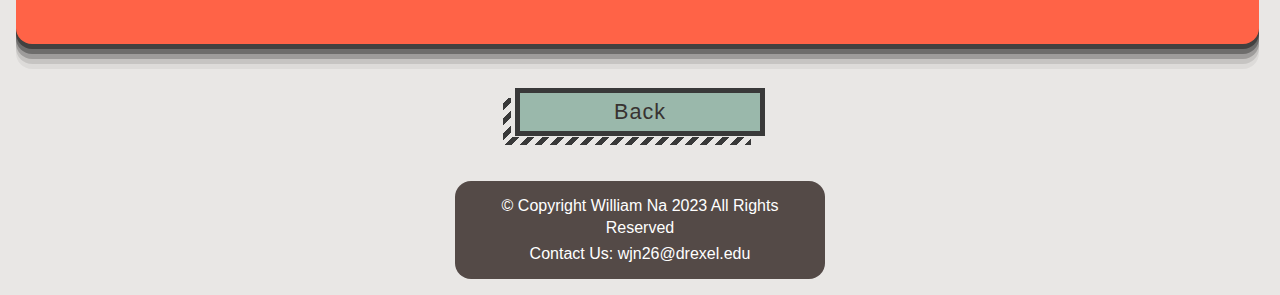
<file: yohji-ss97.html>
<!DOCTYPE html>
<html lang="en">
<head>
    <meta charset="UTF-8">
    <meta name="viewport" content="width=device-width, initial-scale=1.0">
    <link href="styles/stylesheet1.css" rel="stylesheet">
    <title>Yohji Yamamoto Fall/Winter 1991</title>

</head>
<body>
    <header>
        <nav>
            <div class="navbar">
                <div class="container nav-container">
                  <input class="checkbox" type="checkbox" name="" id="" />
                  <div class="hamburger-lines">
                    <span class="line line1"></span>
                    <span class="line line2"></span>
                    <span class="line line3"></span>
                </div>  
    
                <div class="logo">
                    <a href="index.html" class="nav_branding">Muse</a>
                    
                </div>
    
                <div class="menu-items">
                    <li><a href="maison-margiela.html">Maison Margiela</a></li>
                    <li><a href="yohji-yamamoto.html">Yohji Yamamoto</a></li>
                    <li><a href="rick-owens.html">Rick Owens</a></li>
                    <li><a href="about.html">About</a></li>
                </div>
    
              </div>
            </div>

        </nav>    
    </header>

    <div class="main_content">
    <h2>Yohji Yamamoto Spring/Summer 1997: “5.5"</h2>

    <p>Yohji Yamamoto's "5.5" collection for Spring/Summer 1997 is celebrated for its innovative oversized, asymmetrical silhouettes, and its role in redefining beauty standards in the fashion industry.</p>

    <p>Uncover three standout ensembles and key pieces carefully selected from this exceptional collection.</p>

    <div class="img_box_y97a">
    <img src="./images/yohji-yamamoto/ss97-5.5/ss97-blackdress.jpg">

    <p>Step into the evocative atmosphere of Yohji Yamamoto's 1997 Spring/Summer 5.5 collection through a captivating image that encapsulates the essence of avant-garde elegance. In the forefront stands a striking figure, adorned in a full black frayed dress that embodies Yohji's signature aesthetic of deconstructed glamour. The dress, with its raw and frayed edges, adds an element of textural intrigue, elevating it beyond conventional fashion norms. Paired with the ensemble is a commanding big black hat that exudes a noir avant-garde vibe, casting a shadow of mystery and sophistication. This image captures a moment frozen in time, where Yohji Yamamoto's design philosophy converges with the timeless allure of avant-garde fashion.</p>

    <p>The all-black attire not only speaks to the designer's mastery of monochromatic elegance but also conveys a sense of theatricality and individuality. The big black hat serves as a bold punctuation to the ensemble, echoing the noir undertones and elevating the overall aesthetic to a realm where fashion becomes an art form. This snapshot from the 1997 Spring/Summer 5.5 collection is a testament to Yohji Yamamoto's ability to transcend traditional fashion boundaries and create a visual narrative that resonates with avant-garde enthusiasts, embracing the allure of mystery and innovation.</p>
    </div>

    <div class="img_box_y97b">
    <img src="./images/yohji-yamamoto/ss97-5.5/ss97-blue.jpg" alt="yohji-ss97-lookbook1">

    <p>Transport yourself to the captivating world of Yohji Yamamoto's 1997 Spring/Summer 5.5 collection with a mesmerizing image featuring a stylish blonde-haired model. The focal point of the ensemble is a wide transparent choker that delicately graces the model's neck, adding a touch of modernity to the overall aesthetic. The semi-sheer dress, adorned with a checker-like pattern, elegantly showcases the model's slim silhouette and build. Yamamoto's keen eye for design is evident in the strategic use of transparency and pattern, creating a visually compelling and avant-garde composition.</p>

    <p>The combination of the transparent choker and the semi-sheer dress not only reflects the designer's mastery of unconventional elegance but also invites a play of textures and shapes. The checker-like pattern introduces a dynamic visual element, contributing to the overall sophistication of the ensemble. This image from the 1997 Spring/Summer 5.5 collection captures the essence of Yohji Yamamoto's ability to blend innovation with a timeless allure, where each element of the ensemble harmonizes to create a fashion narrative that transcends the ordinary and resonates with a sense of avant-garde sophistication.</p>
    </div>

    <div class="img_box_y97c">
    <img src="./images/yohji-yamamoto/ss97-5.5/ss97-opentop.jpg" alt="yohji-ss97-lookbook2">

    <p>Step into the avant-garde realm of Yohji Yamamoto's 1997 Spring/Summer 5.5 collection through a captivating image featuring a woman in a distinctive ensemble. The focal point is an asymmetrically cut-up white button-down shirt that challenges traditional norms with its unconventional design. The shirt's unique construction adds an element of asymmetry and playfulness, showcasing Yamamoto's knack for pushing sartorial boundaries. Complementing this daring top is a frayed black blazer, adorned with intricate rope detailed stitching on each side in lieu of traditional buttons. This meticulous attention to detail adds an avant-garde touch, transforming the blazer into a wearable piece of art that seamlessly merges intricacy with chic design.</p>

    <p>The combination of the cut-up white button-down and the frayed black blazer exemplifies Yamamoto's masterful fusion of deconstruction and sophistication. The rope detailed stitching on the blazer not only serves a functional purpose but also elevates the overall aesthetic, contributing to the garment's uniqueness. This image captures a moment in the 1997 Spring/Summer 5.5 collection where Yamamoto's ingenuity transforms conventional silhouettes into avant-garde statements, creating a fashion narrative that resonates with those who appreciate the intersection of innovation and chic design.</p>
    </div>

</div>
<button class="btn striped-shadow dark"><span><a href="yohji-yamamoto.html" class="btn_a">Back</a></span></button>

</body>

<footer>

<p class="footer_p1">&copy; Copyright William Na 2023 All Rights Reserved</p>
<p class="footer_p2">Contact Us: wjn26@drexel.edu</p>

</footer>

</html>
</file>
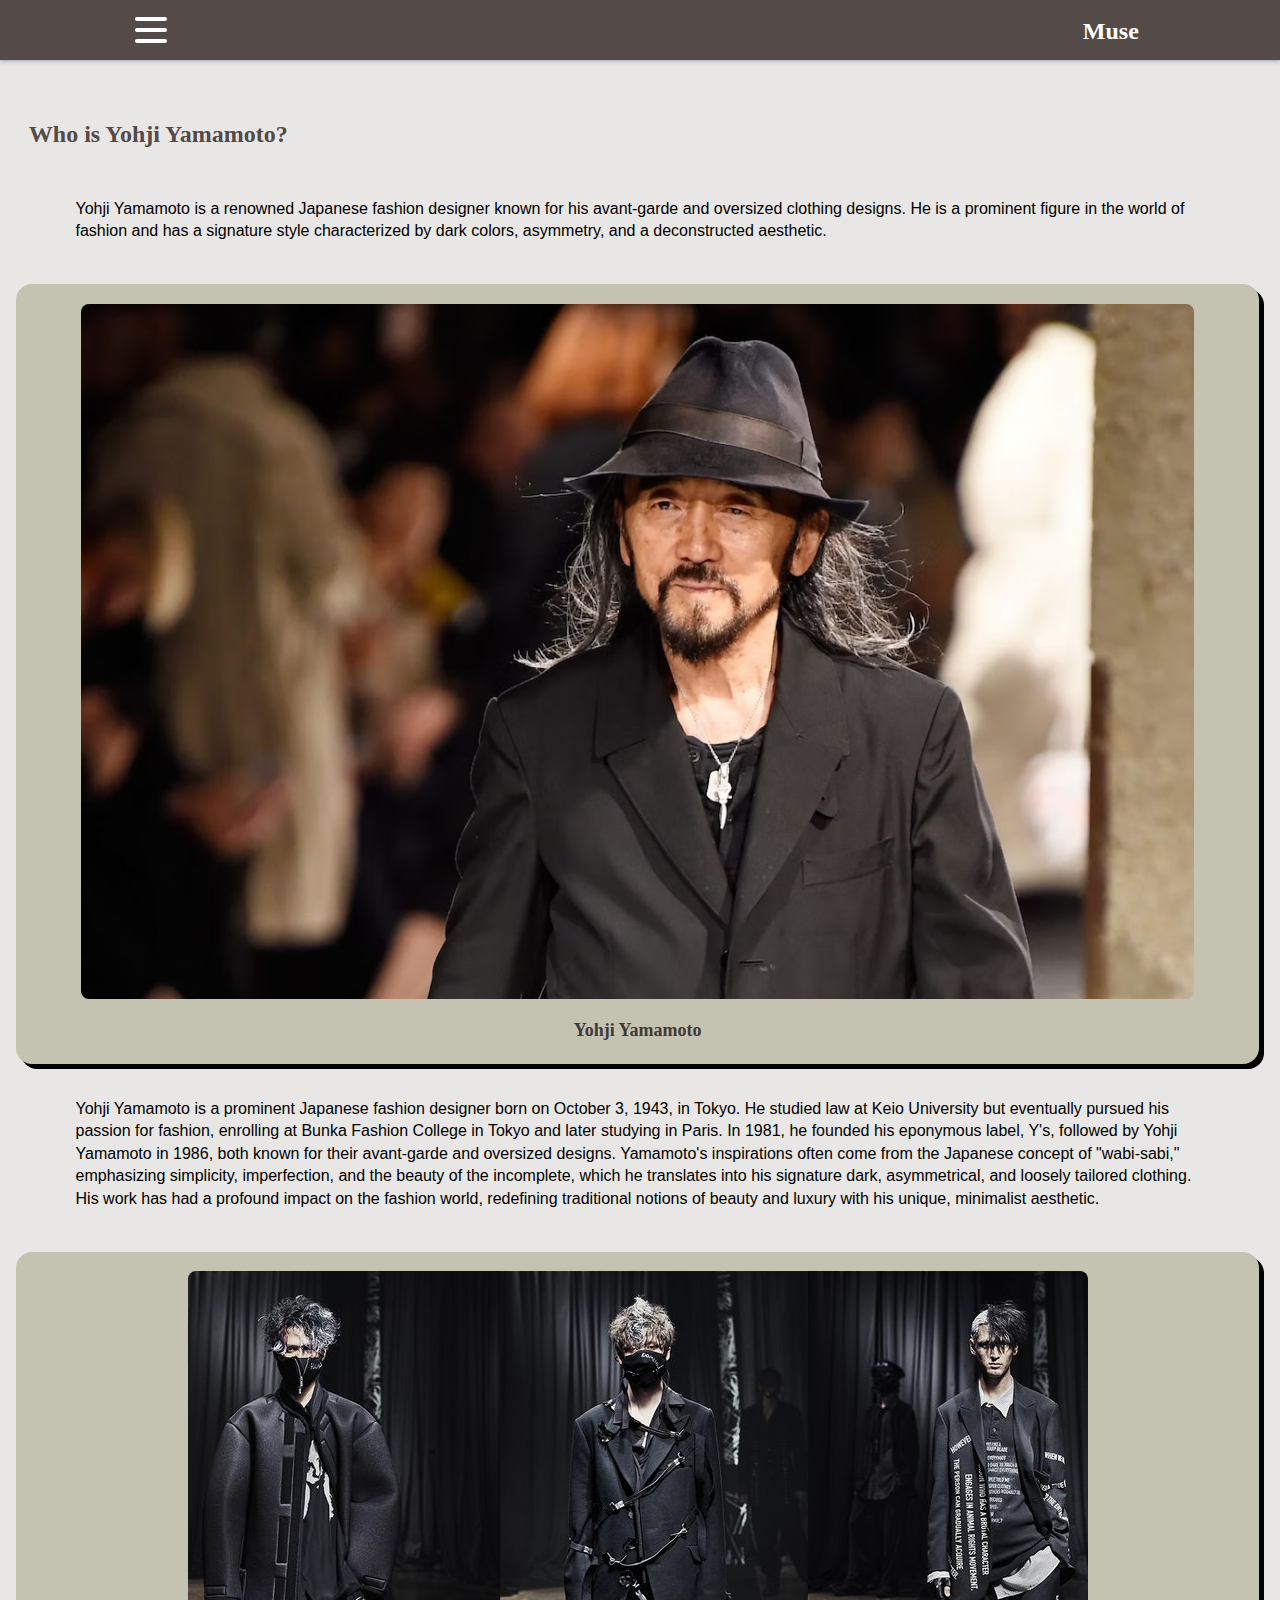
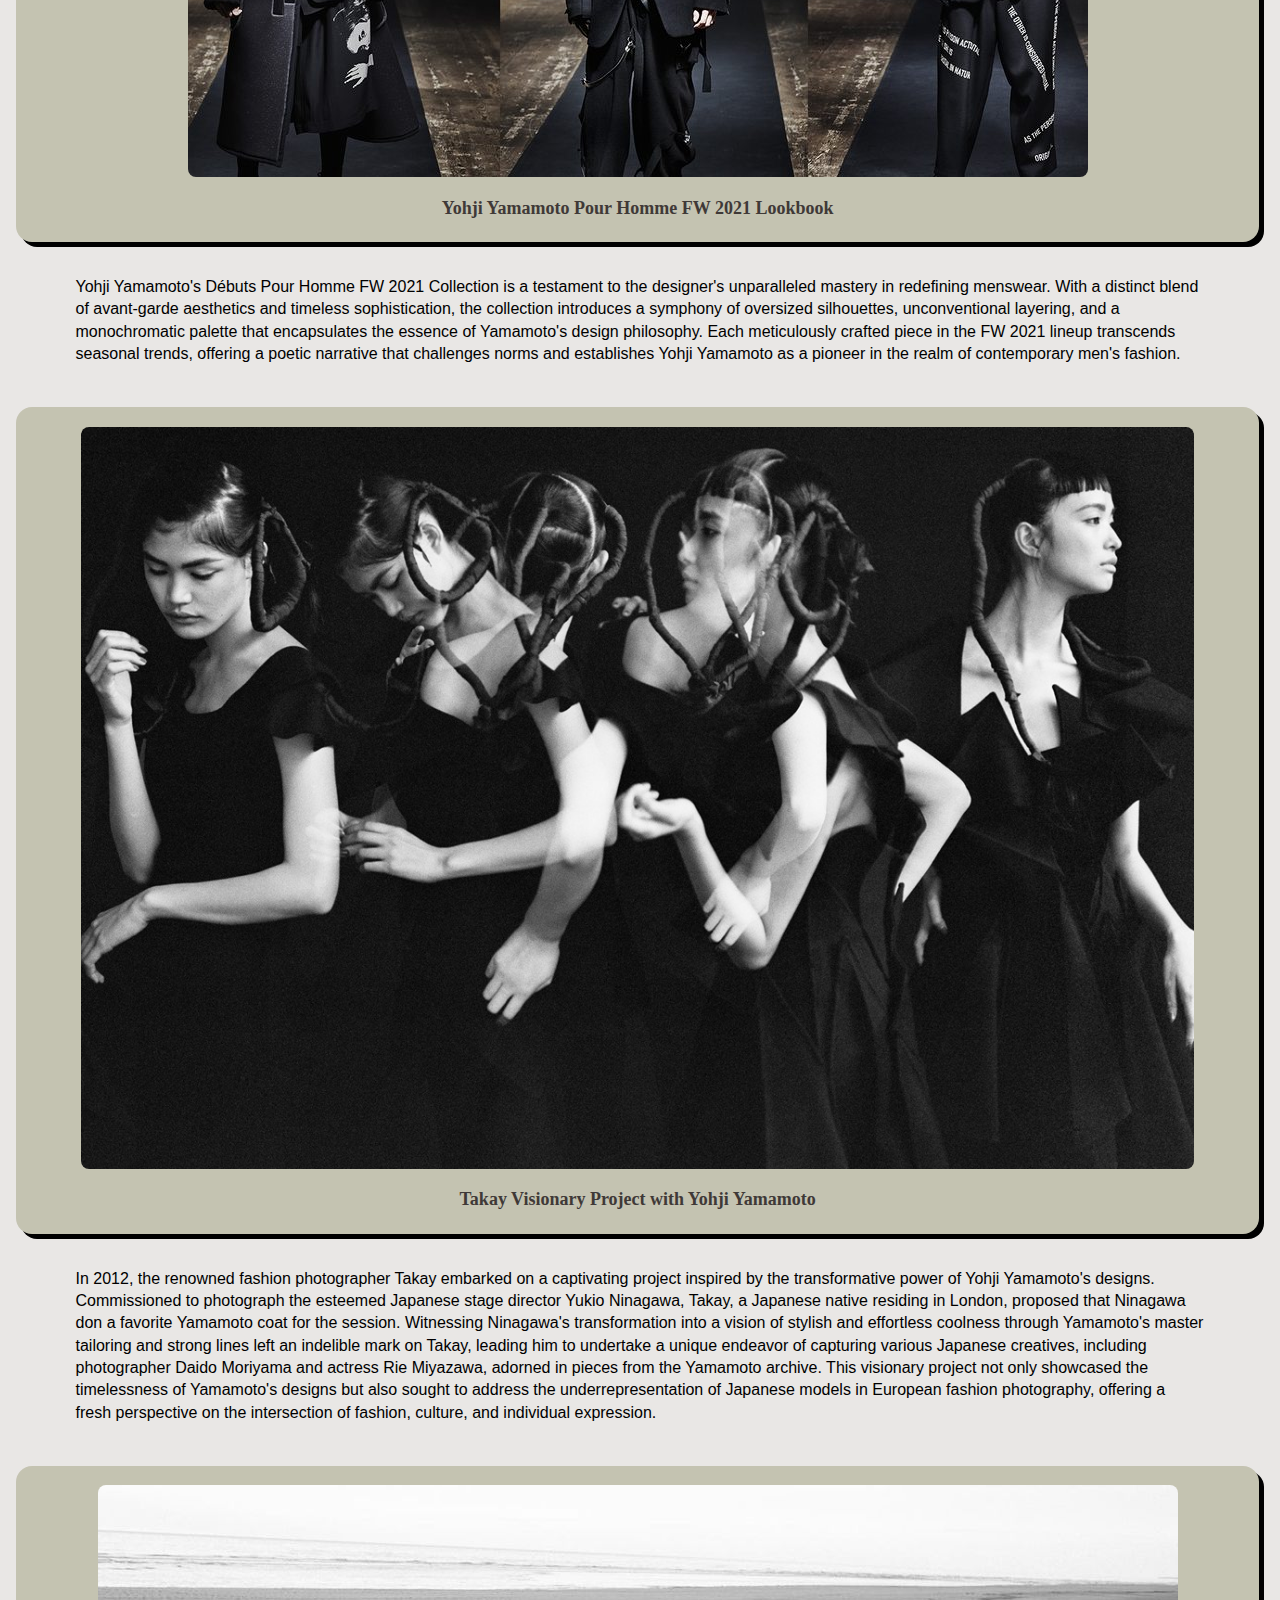
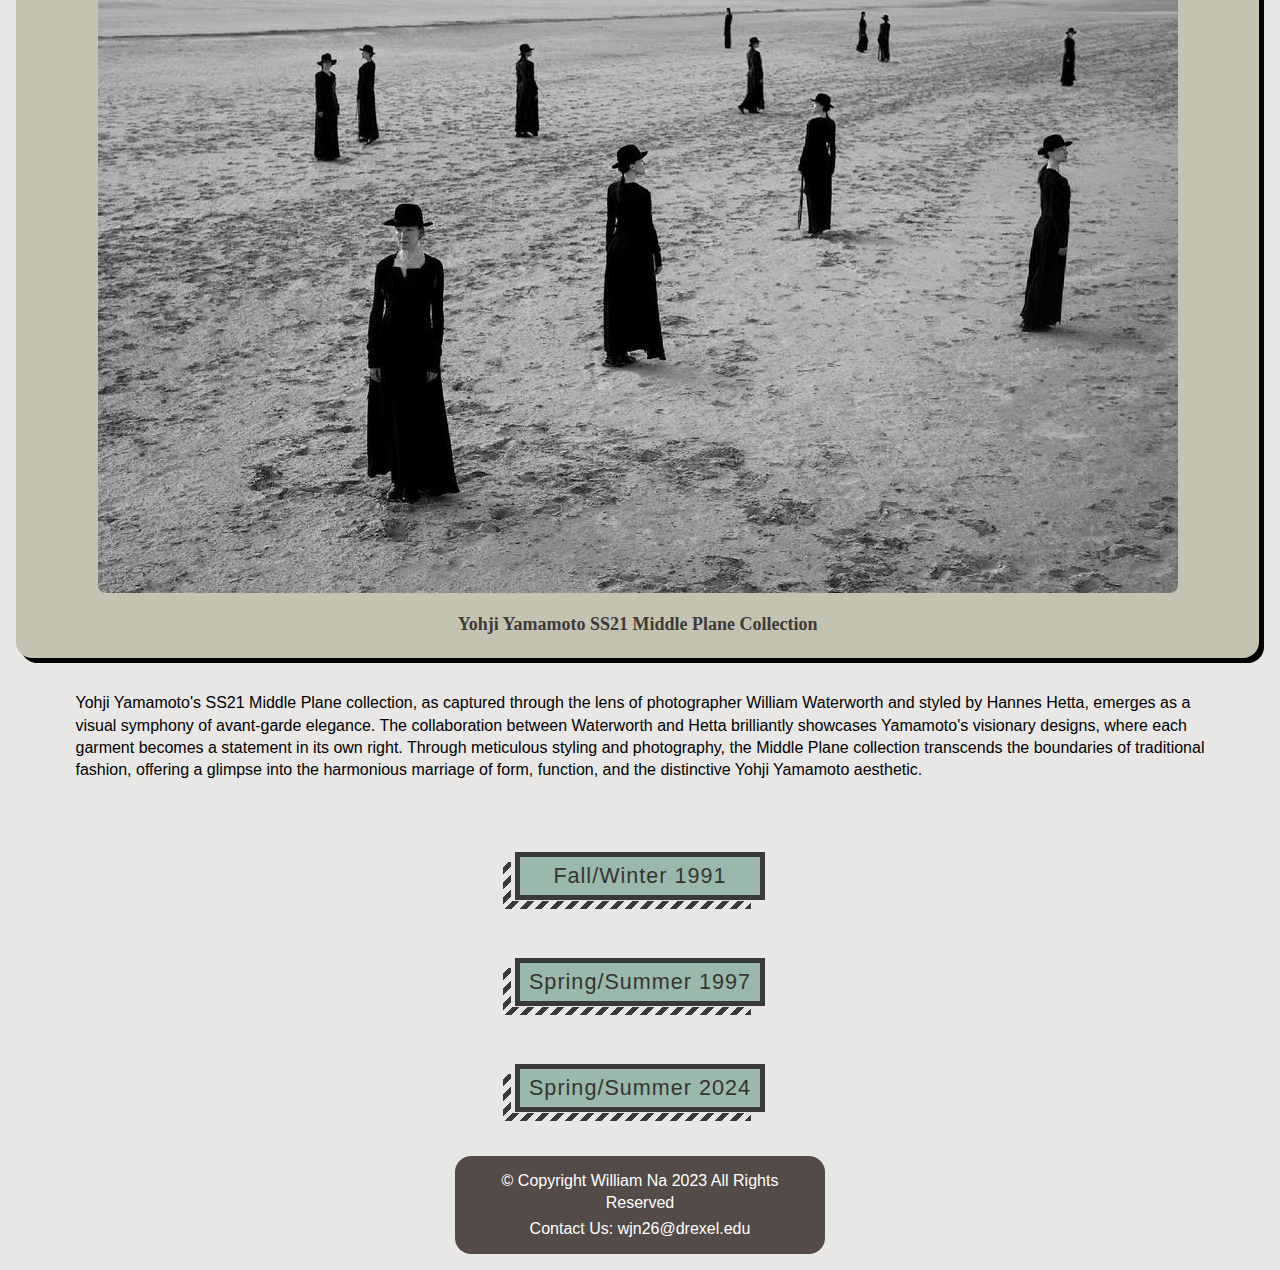
<file: yohji-yamamoto.html>
<!DOCTYPE html>
<html lang="en">
<head>
    <meta charset="UTF-8">
    <meta name="viewport" content="width=device-width, initial-scale=1.0">
    <title>Yohji Yamamoto</title>
    <link href="styles/stylesheet1.css" rel="stylesheet">
</head>
<body>
    <header>
        <nav>
            <div class="navbar">
                <div class="container nav-container">
                  <input class="checkbox" type="checkbox" name="" id="" />
                  <div class="hamburger-lines">
                    <span class="line line1"></span>
                    <span class="line line2"></span>
                    <span class="line line3"></span>
                </div>  
    
                <div class="logo">
                  <a href="index.html" class="nav_branding">Muse</a>
                  
              </div>
    
                <div class="menu-items">
                  <li><a href="maison-margiela.html">Maison Margiela</a></li>
                  <li><a href="yohji-yamamoto.html">Yohji Yamamoto</a></li>
                  <li><a href="rick-owens.html">Rick Owens</a></li>
                  <li><a href="about.html">About</a></li>
                </div>
    
              </div>
            </div>
    
        </nav>

        </header>

        <div class="main_content">

    <h2>Who is Yohji Yamamoto?</h2>
    <p>Yohji Yamamoto is a renowned Japanese fashion designer known for his avant-garde and oversized clothing designs. He is a prominent figure in the world of fashion and has a signature style characterized by dark colors, asymmetry, and a deconstructed aesthetic.</p>

    <div class="img_box_2">
      <img src="./images/subheader-images/portraits/yohji-yamamoto-header.avif" alt="yohji-portrait">
      <h3>Yohji Yamamoto</h3>
      </div>

    <p>Yohji Yamamoto is a prominent Japanese fashion designer born on October 3, 1943, in Tokyo. He studied law at Keio University but eventually pursued his passion for fashion, enrolling at Bunka Fashion College in Tokyo and later studying in Paris. In 1981, he founded his eponymous label, Y's, followed by Yohji Yamamoto in 1986, both known for their avant-garde and oversized designs. Yamamoto's inspirations often come from the Japanese concept of "wabi-sabi," emphasizing simplicity, imperfection, and the beauty of the incomplete, which he translates into his signature dark, asymmetrical, and loosely tailored clothing. His work has had a profound impact on the fashion world, redefining traditional notions of beauty and luxury with his unique, minimalist aesthetic.</p>

    <div class="img_box_2">
      <img src="./images/subheader-images/yohji-yamamoto-seasons/yohji-1.jpeg" alt="yohji-1-headimage">
      <h3>Yohji Yamamoto Pour Homme FW 2021 Lookbook</h3>
      </div>
      
    <p>Yohji Yamamoto's Débuts Pour Homme FW 2021 Collection is a testament to the designer's unparalleled mastery in redefining menswear. With a distinct blend of avant-garde aesthetics and timeless sophistication, the collection introduces a symphony of oversized silhouettes, unconventional layering, and a monochromatic palette that encapsulates the essence of Yamamoto's design philosophy. Each meticulously crafted piece in the FW 2021 lineup transcends seasonal trends, offering a poetic narrative that challenges norms and establishes Yohji Yamamoto as a pioneer in the realm of contemporary men's fashion.</p>

    <div class="img_box_2">
      <img src="./images/subheader-images/yohji-yamamoto-seasons/yohji-2.jpeg" alt="yohji-2-headimage">
      <h3>Takay Visionary Project with Yohji Yamamoto</h3>
      </div>

    <p>In 2012, the renowned fashion photographer Takay embarked on a captivating project inspired by the transformative power of Yohji Yamamoto's designs. Commissioned to photograph the esteemed Japanese stage director Yukio Ninagawa, Takay, a Japanese native residing in London, proposed that Ninagawa don a favorite Yamamoto coat for the session. Witnessing Ninagawa's transformation into a vision of stylish and effortless coolness through Yamamoto's master tailoring and strong lines left an indelible mark on Takay, leading him to undertake a unique endeavor of capturing various Japanese creatives, including photographer Daido Moriyama and actress Rie Miyazawa, adorned in pieces from the Yamamoto archive. This visionary project not only showcased the timelessness of Yamamoto's designs but also sought to address the underrepresentation of Japanese models in European fashion photography, offering a fresh perspective on the intersection of fashion, culture, and individual expression.</p>

    <div class="img_box_2">
      <img src="./images/subheader-images/yohji-yamamoto-seasons/yohji-3.jpeg" alt="yohji-3-headimage">
      <h3>Yohji Yamamoto SS21 Middle Plane Collection</h3>
      </div>

    <p>Yohji Yamamoto's SS21 Middle Plane collection, as captured through the lens of photographer William Waterworth and styled by Hannes Hetta, emerges as a visual symphony of avant-garde elegance. The collaboration between Waterworth and Hetta brilliantly showcases Yamamoto's visionary designs, where each garment becomes a statement in its own right. Through meticulous styling and photography, the Middle Plane collection transcends the boundaries of traditional fashion, offering a glimpse into the harmonious marriage of form, function, and the distinctive Yohji Yamamoto aesthetic.</p>

  </div>

<button class="btn striped-shadow dark"><span><a href="yohji-fw91.html" class="btn_a">Fall/Winter 1991</a></span></button>
<button class="btn striped-shadow dark"><span><a href="yohji-ss97.html" class="btn_a">Spring/Summer 1997</a></span></button>
<button class="btn striped-shadow dark"><span><a href="yohji-ss24.html" class="btn_a">Spring/Summer 2024</a></span></button>


</body>

<footer>
    <p class="footer_p1">&copy; Copyright William Na 2023 All Rights Reserved</p>
    <p class="footer_p2">Contact Us: wjn26@drexel.edu</p>

</footer>

</html>
</file>
<file: styles/stylesheet1.css>
* {
  /* border: 1px solid red; */
  padding: 0;
  margin: 0;
  box-sizing: border-box;
}


@font-face {
    font-family: 'Hedvig_Letters_Sans';
    src: url('../fonts/HedvigLettersSans-Regular.ttf') format('ttf');
    font-weight: normal;
    font-style: normal;
  }
  
  @font-face {
    font-family: 'Hedvig_Letters_Sans';
    src: url('../fonts/HedvigLettersSans-Regular.ttf') format('ttf');
    font-weight: bold;
    font-style: normal;
  }
  
  @font-face {
    font-family: 'Hedvig_Letters_Serif';
    src: url('../fonts/HedvigLettersSerif-Regular-VariableFont_opsz.ttf') format('ttf');
    font-weight: lighter;
    font-style: normal;
  }
  
  @font-face {
    font-family: 'Hedvig_Letters_Serif';
    src: url('../fonts/HedvigLettersSerif-Regular-VariableFont_opsz.ttf') format('ttf');
    font-weight: normal;
    font-style: normal;
  }
  
  @font-face {
    font-family: 'Hedvig_Letters_Serif';
    src: url('../fonts/HedvigLettersSerif-Regular-VariableFont_opsz.ttf') format('ttf');
    font-weight: normal;
    font-style: italic;
  }
  /* @font-face {
    font-family: 'LexendDeca-VariableFont_wght';
    src: url('../fonts/LexendDeca-VariableFont_wght.ttf') format('ttf');
    font-weight: normal;
    font-style: normal;
  } */


  @import url('https://fonts.googleapis.com/css2?family=Lexend+Deca:wght@200&display=swap');



  body {
    background-color: rgb(233, 231, 229);
    font-family: 'roboto', Times, serif;
    margin: 0;
    padding: 0;
    display: flex;
    flex-direction: column;
    align-items: center;
    justify-content: center;
}
 /* GENERAL */

/* Header styles */
header {
    background-color: #121212;
    color: #D4DCDA;
    /* padding: 1em; */
    width: 100%;
}

.nav_branding{
  font-family: "Roboto";
 color: #ffffff;
}



h2 {
 font-family: 'Hedvig_Letters_Sans';
  margin: 1%;
  padding: 1rem;
  color: #544A47;
}

h3 {
  font-family: 'Hedvig_Letters_Sans';
    color: #B3ADA0;
}

/* Navigation styles */
header {
    width: 100%;
}

nav {
    background-color: #544A47;
    color: #D4DCDA;
    /* padding: 1em; */
}

ul {
    display: inline;
}



nav a {
    color: #D4DCDA;
}

/* Main content styles */
/* main {
    background-color: #DDDCD6;
    color: #121212;
    padding: 20px;
} */
.main_content{
  margin-top: 2rem;

}

/* Footer styles */

footer {
  background-color:#544A47;
  font-family: "roboto";
  font-size: 16px;
  line-height: 1.4;
  text-align: center;
  justify-content: space-between;
  margin: 1rem;
  border-radius: 1rem;
  padding: 10px;
  }

  .footer_p1, .footer_p2{
    color: #ffffff;
    font-size:16px;
    font-weight: normal;
    font-family: 'Lexend Deca', sans-serif;
    margin: 1%;
    padding: 0;
    line-height: 1.4;

  }

img{
  margin-top: 1rem;
  display: block;
  margin-left: auto;
  margin-right: auto;
  max-width: 90%;
  border-radius: 0.5rem;

}

.img_box{
 background-color: #dac6ad;
 margin: 1.2rem 1rem 0rem 1rem;
 padding: 0.5rem;
 border-radius: 1rem;
}

h3{
  font-family: 'Hedvig_Letters_Sans';
  margin: 1%;
  padding: 0.5rem 3%;
  color: #3f3937;
  font-size: 18px;
  text-align: center;
}


p {

  font-size:16px;
  font-weight: normal;
  font-family: 'Lexend Deca', sans-serif;
  margin: 2.4%;
  padding: 0.2rem 3.5% 0.7rem 3.5%;
  line-height: 1.4;
}
/* .center {
    display: block;
    margin-left: auto;
    margin-right: auto;
    width: 100%;
  } */

  @import url("https://fonts.googleapis.com/css2?family=Poppins:ital,wght@0,100;0,200;0,300;0,400;0,500;0,600;0,700;0,800;0,900;1,100;1,200;1,300;1,400;1,500;1,600;1,700;1,800;1,900&display=swap");

  
  .container {
    max-width: 1050px;
    width: 100%;
    margin: auto;
  }
  
  .navbar {
    width: 100%;
    box-shadow: 0 1px 4px rgb(146, 161, 176);
  }
  
  .nav-container {
    display: flex;
    justify-content: space-between;
    align-items: center;
    height: 62px;
  }
  
  .navbar .menu-items {
    display: flex;
  }
  
  .navbar .nav-container li {
    list-style: none;

  }
 
  
  .navbar .nav-container a {
    text-decoration: none;
    font-weight: 700;
    padding: 0.7rem;
    font-size: 1.5rem;
   
  }

  li{
    color: #000;
  }
  
  .navbar .nav-container a:hover{
      font-weight: bolder;
  }
  
  .nav-container {
    display: block;
    position: relative;
    height: 60px;
  }


  .nav-container .checkbox {
    position: absolute;
    display: block;
    height: 32px;
    width: 32px;
    top: 20px;
    left: 20px;
    z-index: 5;
    opacity: 0;
    cursor: pointer;
  }
  

  .nav-container .hamburger-lines {
    display: block;
    height: 26px;
    width: 32px;
    position: absolute;
    top: 17px;
    left: 20px;
    z-index: 2;
    display: flex;
    flex-direction: column;
    justify-content: space-between;
  }
  
  .nav-container .hamburger-lines .line {
    display: block;
    height: 4px;
    width: 100%;
    border-radius: 10px;
    background: #ffffff;
  }
  
  .nav-container .hamburger-lines .line1 {
    transform-origin: 0% 0%;
    transition: transform 0.4s ease-in-out;
  }
  
  .nav-container .hamburger-lines .line2 {
    transition: transform 0.2s ease-in-out;
  }
  
  .nav-container .hamburger-lines .line3 {
    transform-origin: 0% 100%;
    transition: transform 0.4s ease-in-out;
  }

  .menu-items{
    padding-top: 80px;
    padding-bottom: 20px;
      /* height: 100vh; */
    max-height:100vh;
    margin-top: 0;
    background-color: #535353; 
    border-radius:0 0 2rem 2rem;
  }

  .navbar .menu-items {
    transform: translateX(-150%); 
    box-shadow: rgb(255, 255, 255);
    width: auto;
    display: flex;
    flex-direction: column;
    margin-left: -40px;
    padding-left: 20px;
    transition: transform 0.5s ease-in-out;
    text-align: center;
  }
  
  .navbar .menu-items li {
    margin-bottom: 1.2rem;
    font-size: 1.5rem;
    font-weight: 500;
  }

  a{
    color: #ffffff;
  }
  
  .logo {
    margin-top: 0.8rem;
    position: absolute;
    top: 5px;
    right: 15px;
  }
  
  .nav-container input[type="checkbox"]:checked ~ .menu-items {
    transform: translateX(0);
  }
  
  .nav-container input[type="checkbox"]:checked ~ .hamburger-lines .line1 {
    transform: rotate(45deg);
  }
  
  .nav-container input[type="checkbox"]:checked ~ .hamburger-lines .line2 {
    transform: scaleY(0);
  }
  
  .nav-container input[type="checkbox"]:checked ~ .hamburger-lines .line3 {
    transform: rotate(-45deg);
  }
  
  .nav-container input[type="checkbox"]:checked ~ .logo{
    display: none;
  }
  
/* About-Customization */
.about_description{
  padding-top: 1rem;
}  

/* Maison-Margiela */
.img_box_2{
  background-color: #c4c3b1;
  margin: 1.2rem 1.3rem 0rem 1rem;
  padding: 0.2rem;
  border-radius: 1rem;
  box-shadow: 5px 5px; 
}


button {
  overflow: visible;
  border: 0;
  padding: 0;
  margin: 1.8rem;
}
.btn.striped-shadow span {
  display: block;
  position: relative;
  z-index: 2;
  border: 5px solid;
}

.btn.striped-shadow.dark span {
  border-color: #393939;
  background: #9ab8ab;
  color: #393939;
}

.btn {
  font-family: 'Bungee Shade', sans-serif;
  height: 80px;
  line-height: 65px;
  display: inline-block;
  letter-spacing: 1px;
  position: relative;
  font-size: 1.35rem;
  transition: opacity .3s, z-index .3s step-end, -webkit-transform .3s;
  transition: opacity .3s, z-index .3s step-end, transform .3s;
  transition: opacity .3s,
    z-index .3s step-end,
    transform .3s,
    -webkit-transform .3s;
  z-index: 1;
  background-color: transparent;
  cursor: pointer;
}

.btn {
  width: 250px;
  height: 48px;
  line-height: 38px;
}


button.btn.striped-shadow.dark:after, button.btn.striped-shadow.dark:before {
  background-image: linear-gradient(
    135deg,
    transparent 0,
    transparent 5px,
    #393939 5px,
    #393939 10px,
    transparent 10px
  );
}

button.btn.striped-shadow:hover:before {
  max-height: calc(100% - 10px);
}

button.btn.striped-shadow:after {
  width: calc(100% - 4px);
  height: 8px;
  left: -10px;
  bottom: -9px;
  background-size: 15px 8px;
  background-repeat: repeat-x;
}
button.btn.striped-shadow:after, button.btn.striped-shadow:before {
  content: '';
  display: block;
  position: absolute;
  z-index: 1;
  transition: max-height .3s, width .3s, -webkit-transform .3s;
  transition: transform .3s, max-height .3s, width .3s;
  transition: transform .3s, max-height .3s, width .3s, -webkit-transform .3s;
}

.btn.striped-shadow:hover {
  -webkit-transform: translate(-12px, 12px);
  -ms-transform: translate(-12px, 12px);
  transform: translate(-12px, 12px);
  z-index: 3;
}

button.btn.striped-shadow:hover:after, button.btn.striped-shadow:hover:before {
  -webkit-transform: translate(12px, -12px);
  -ms-transform: translate(12px, -12px);
  transform: translate(12px, -12px);
}
button.btn.striped-shadow:before {
  width: 8px;
  max-height: calc(100% - 5px);
  height: 100%;
  left: -12px;
  bottom: -5px;
  background-size: 8px 15px;
  background-repeat: repeat-y;
  background-position: 0 100%;
}

.btn_a{
  text-decoration: none;
  color: #383331;
}

/* Maison-Margiela F/W 18 */
.img_box_m18a{
  background-color: #A49393;
  margin: 1.2rem 1.3rem 0rem 1rem;
  padding: 0.2rem;
  border-radius: 1rem;
  box-shadow: 5px 5px; 
}
.img_box_m18b{
  background-color:#EED6D3;
  margin: 1.2rem 1.3rem 0rem 1rem;
  padding: 0.2rem;
  border-radius: 1rem;
  box-shadow: 5px 5px; 
}
.img_box_m18c{
  background-color:#E8B4B8;
  margin: 1.2rem 1.3rem 1rem 1rem;
  padding: 0.2rem;
  border-radius: 1rem;
  box-shadow: 5px 5px; 
  
}

/* Maison-Margiela SS 92*/
.img_box_m92a{
  background-color: #877785;
  margin: 1.2rem 1.3rem 0rem 1rem;
  padding: 0.2rem;
  border-radius: 1rem;
  box-shadow: 5px 5px; 
}
.img_box_m92b{
  background-color:#F0D1BF;
  margin: 1.2rem 1.3rem 0rem 1rem;
  padding: 0.2rem;
  border-radius: 1rem;
  box-shadow: 5px 5px; 
}
.img_box_m92c{
  background-color:#C59894;
  margin: 1.2rem 1.3rem 1rem 1rem;
  padding: 0.2rem;
  border-radius: 1rem;
  box-shadow: 5px 5px; 
  
}



/* Maison-Margiela SS 90*/
.img_box_m90a{
  background-color: #DAE7DD;
  margin: 1.2rem 1.3rem 0rem 1rem;
  padding: 0.2rem;
  border-radius: 1rem;
  box-shadow: 5px 5px; 
}
.img_box_m90b{
  background-color:#DBC39A;
  margin: 1.2rem 1.3rem 0rem 1rem;
  padding: 0.2rem;
  border-radius: 1rem;
  box-shadow: 5px 5px; 
}
.img_box_m90c{
  background-color:#F7C9B6;
  margin: 1.2rem 1.3rem 1rem 1rem;
  padding: 0.2rem;
  border-radius: 1rem;
  box-shadow: 5px 5px; 
  
}



/* Yohji-Yamamoto F/W 91 */
.img_box_y91a{
  background-color: #E6E6FA;
  margin: 1.2rem 1.3rem 0rem 1rem;
  padding: 0.2rem;
  border-radius: 1rem;
  box-shadow: rgba(0, 0, 0, 0.4) 0px 5px, rgba(0, 0, 0, 0.3) 0px 10px, rgba(0, 0, 0, 0.2) 0px 15px, rgba(0, 0, 0, 0.1) 0px 20px, rgba(0, 0, 0, 0.05) 0px 25px;
}

/* box shawdow code from w3school, edited to fit */

.img_box_y91b{
  background-color:#FFDAB9;
  margin: 1.2rem 1.3rem 0rem 1rem;
  padding: 0.2rem;
  border-radius: 1rem;
  box-shadow: rgba(0, 0, 0, 0.4) 0px 5px, rgba(0, 0, 0, 0.3) 0px 10px, rgba(0, 0, 0, 0.2) 0px 15px, rgba(0, 0, 0, 0.1) 0px 20px, rgba(0, 0, 0, 0.05) 0px 25px;
}

.img_box_y91c{
  background-color:#98FB98;
  margin: 1.2rem 1.3rem 1rem 1rem;
  padding: 0.2rem;
  border-radius: 1rem;
  box-shadow: rgba(0, 0, 0, 0.4) 0px 5px, rgba(0, 0, 0, 0.3) 0px 10px, rgba(0, 0, 0, 0.2) 0px 15px, rgba(0, 0, 0, 0.1) 0px 20px, rgba(0, 0, 0, 0.05) 0px 25px;  
}



/* Yohji-Yamamoto S/S 97 */
.img_box_y97a{
  background-color: #FFA07A;
  margin: 1.2rem 1.3rem 0rem 1rem;
  padding: 0.2rem;
  border-radius: 1rem;
  box-shadow: rgba(0, 0, 0, 0.4) 0px 5px, rgba(0, 0, 0, 0.3) 0px 10px, rgba(0, 0, 0, 0.2) 0px 15px, rgba(0, 0, 0, 0.1) 0px 20px, rgba(0, 0, 0, 0.05) 0px 25px;  
}

.img_box_y97b{
  background-color:#FFD700;
  margin: 1.2rem 1.3rem 0rem 1rem;
  padding: 0.2rem;
  border-radius: 1rem;
  box-shadow: rgba(0, 0, 0, 0.4) 0px 5px, rgba(0, 0, 0, 0.3) 0px 10px, rgba(0, 0, 0, 0.2) 0px 15px, rgba(0, 0, 0, 0.1) 0px 20px, rgba(0, 0, 0, 0.05) 0px 25px;  
}

.img_box_y97c{
  background-color:#FF6347;
  margin: 1.2rem 1.3rem 1rem 1rem;
  padding: 0.2rem;
  border-radius: 1rem;
  box-shadow: rgba(0, 0, 0, 0.4) 0px 5px, rgba(0, 0, 0, 0.3) 0px 10px, rgba(0, 0, 0, 0.2) 0px 15px, rgba(0, 0, 0, 0.1) 0px 20px, rgba(0, 0, 0, 0.05) 0px 25px;  
}



/* Yohji-Yamamoto S/S 24 */
.img_box_y24a{
  background-color: #AFEEEE;
  margin: 1.2rem 1.3rem 0rem 1rem;
  padding: 0.2rem;
  border-radius: 1rem;
  box-shadow: rgba(0, 0, 0, 0.4) 0px 5px, rgba(0, 0, 0, 0.3) 0px 10px, rgba(0, 0, 0, 0.2) 0px 15px, rgba(0, 0, 0, 0.1) 0px 20px, rgba(0, 0, 0, 0.05) 0px 25px;  
}

.img_box_y24b{
  background-color:#FFB6C1;
  margin: 1.2rem 1.3rem 0rem 1rem;
  padding: 0.2rem;
  border-radius: 1rem;
  box-shadow: rgba(0, 0, 0, 0.4) 0px 5px, rgba(0, 0, 0, 0.3) 0px 10px, rgba(0, 0, 0, 0.2) 0px 15px, rgba(0, 0, 0, 0.1) 0px 20px, rgba(0, 0, 0, 0.05) 0px 25px;  
}

.img_box_y24c{
  background-color:#00FA9A;
  margin: 1.2rem 1.3rem 1rem 1rem;
  padding: 0.2rem;
  border-radius: 1rem;
  box-shadow: rgba(0, 0, 0, 0.4) 0px 5px, rgba(0, 0, 0, 0.3) 0px 10px, rgba(0, 0, 0, 0.2) 0px 15px, rgba(0, 0, 0, 0.1) 0px 20px, rgba(0, 0, 0, 0.05) 0px 25px;  
}



/* Rick-Owens F/W 12 */
.img_box_r12a{
  background-color: #B0C4DE;
  margin: 1.2rem 1.3rem 0rem 1rem;
  padding: 0.2rem;
  border-radius: 1rem;
  box-shadow: 0 15px 20px rgba(0,0,0,0.60), 0 10px 16px rgba(0,0,0,0.14);
}

/* box shawdow code from htmlcssfreebies, edited to fit /
/ button from codepen, edited to fit */


.img_box_r12b{
  background-color:#ADD8E6;
  margin: 1.2rem 1.3rem 0rem 1rem;
  padding: 0.2rem;
  border-radius: 1rem;
  box-shadow: 0 15px 20px rgba(0,0,0,0.60), 0 10px 16px rgba(0,0,0,0.14);
}
.img_box_r12c{
  background-color:#BC8F8F;
  margin: 1.2rem 1.3rem 1rem 1rem;
  padding: 0.2rem;
  border-radius: 1rem;
  box-shadow: 0 15px 20px rgba(0,0,0,0.60), 0 10px 16px rgba(0,0,0,0.14);
}



/* Rick-Owens F/W 15 */
.img_box_r15a{
  background-color: #E6E6FA;
  margin: 1.2rem 1.3rem 0rem 1rem;
  padding: 0.2rem;
  border-radius: 1rem;
  box-shadow: 0 15px 20px rgba(0,0,0,0.60), 0 10px 16px rgba(0,0,0,0.14);
}

.img_box_r15b{
  background-color:#D8BFD8;
  margin: 1.2rem 1.3rem 0rem 1rem;
  padding: 0.2rem;
  border-radius: 1rem;
  box-shadow: 0 15px 20px rgba(0,0,0,0.60), 0 10px 16px rgba(0,0,0,0.14);
}

.img_box_r15c{
  background-color:#C0C0C0;
  margin: 1.2rem 1.3rem 1rem 1rem;
  padding: 0.2rem;
  border-radius: 1rem;
  box-shadow: 0 15px 20px rgba(0,0,0,0.60), 0 10px 16px rgba(0,0,0,0.14);
}



/* Rick Owens S/S 16 */
.img_box_r16a{
  background-color: #98FB98;
  margin: 1.2rem 1.3rem 0rem 1rem;
  padding: 0.2rem;
  border-radius: 1rem;
  box-shadow: 5px 5px; 
}
.img_box_r16b{
  background-color:#B0E0E6;
  margin: 1.2rem 1.3rem 0rem 1rem;
  padding: 0.2rem;
  border-radius: 1rem;
  box-shadow: 5px 5px; 
}
.img_box_r16c{
  background-color:#D8BFD8;
  margin: 1.2rem 1.3rem 1rem 1rem;
  padding: 0.2rem;
  border-radius: 1rem;
  box-shadow: 5px 5px; 
  
}
</file>
